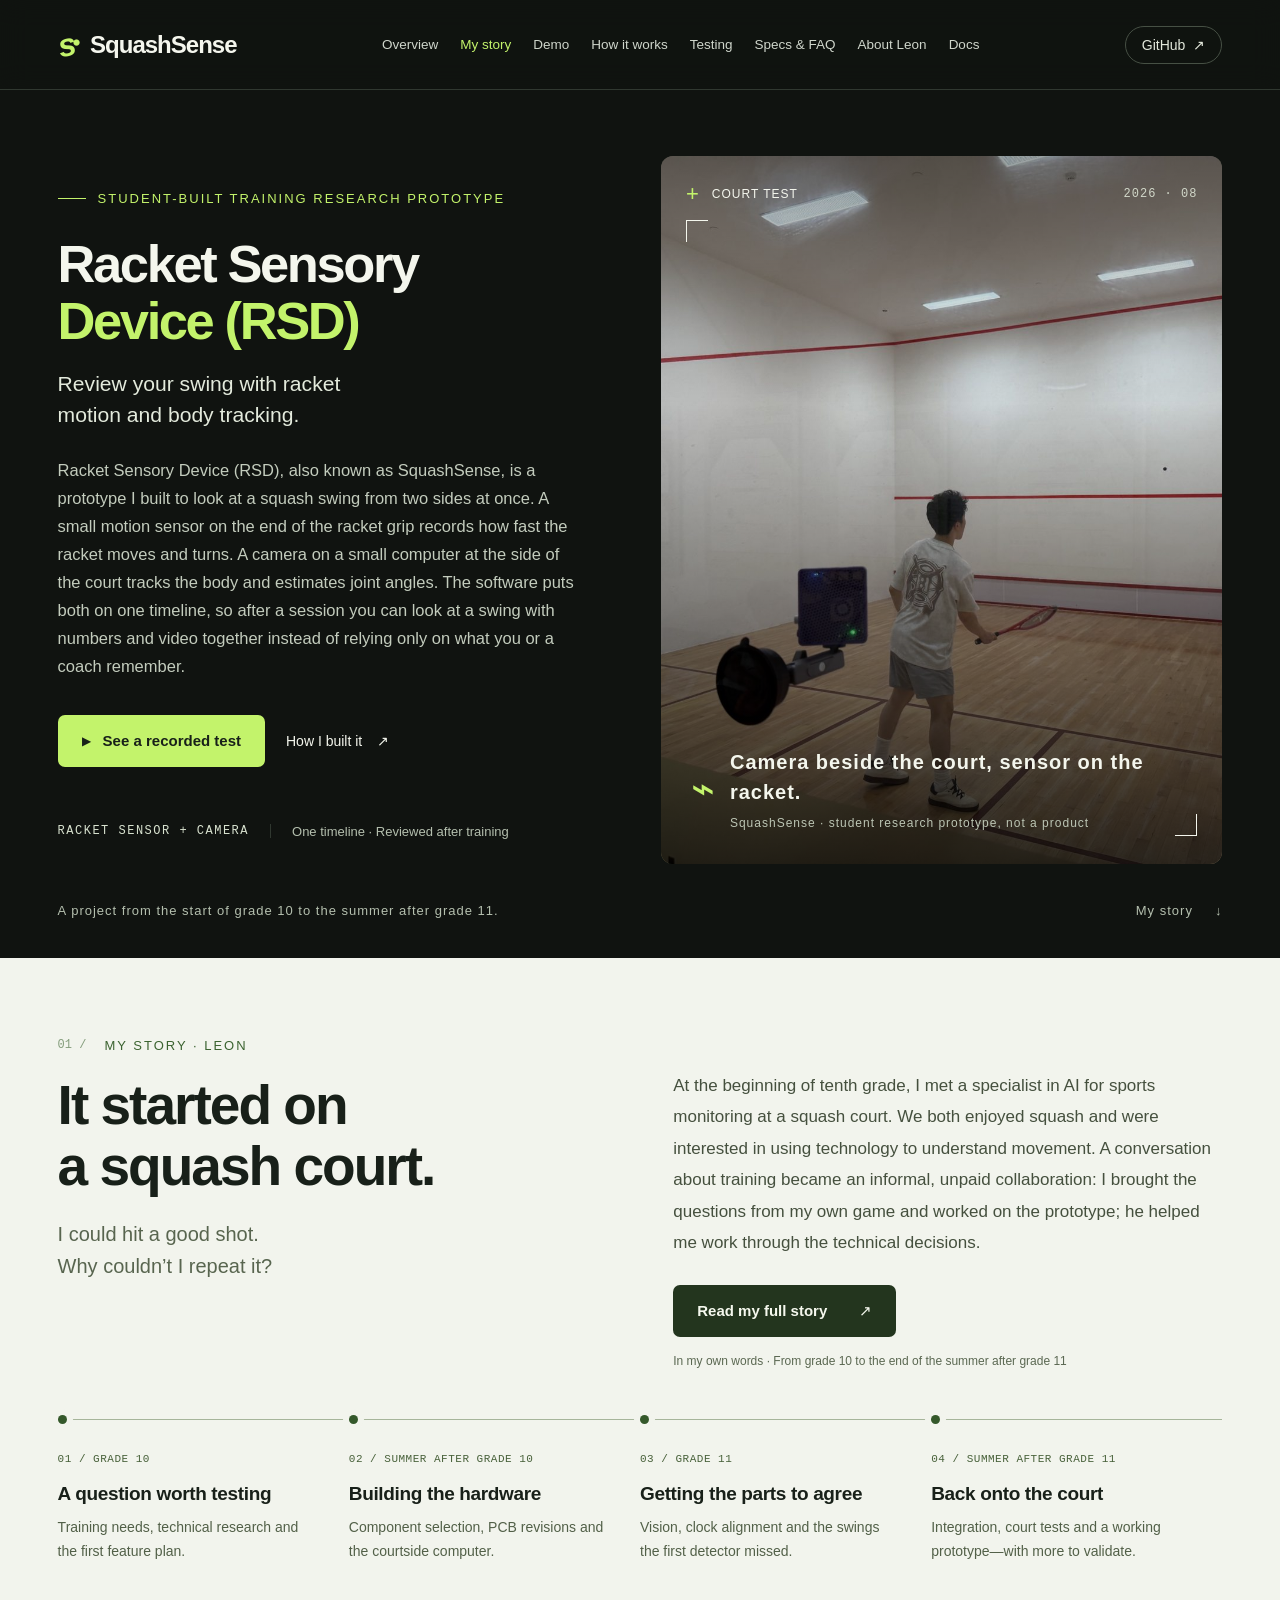
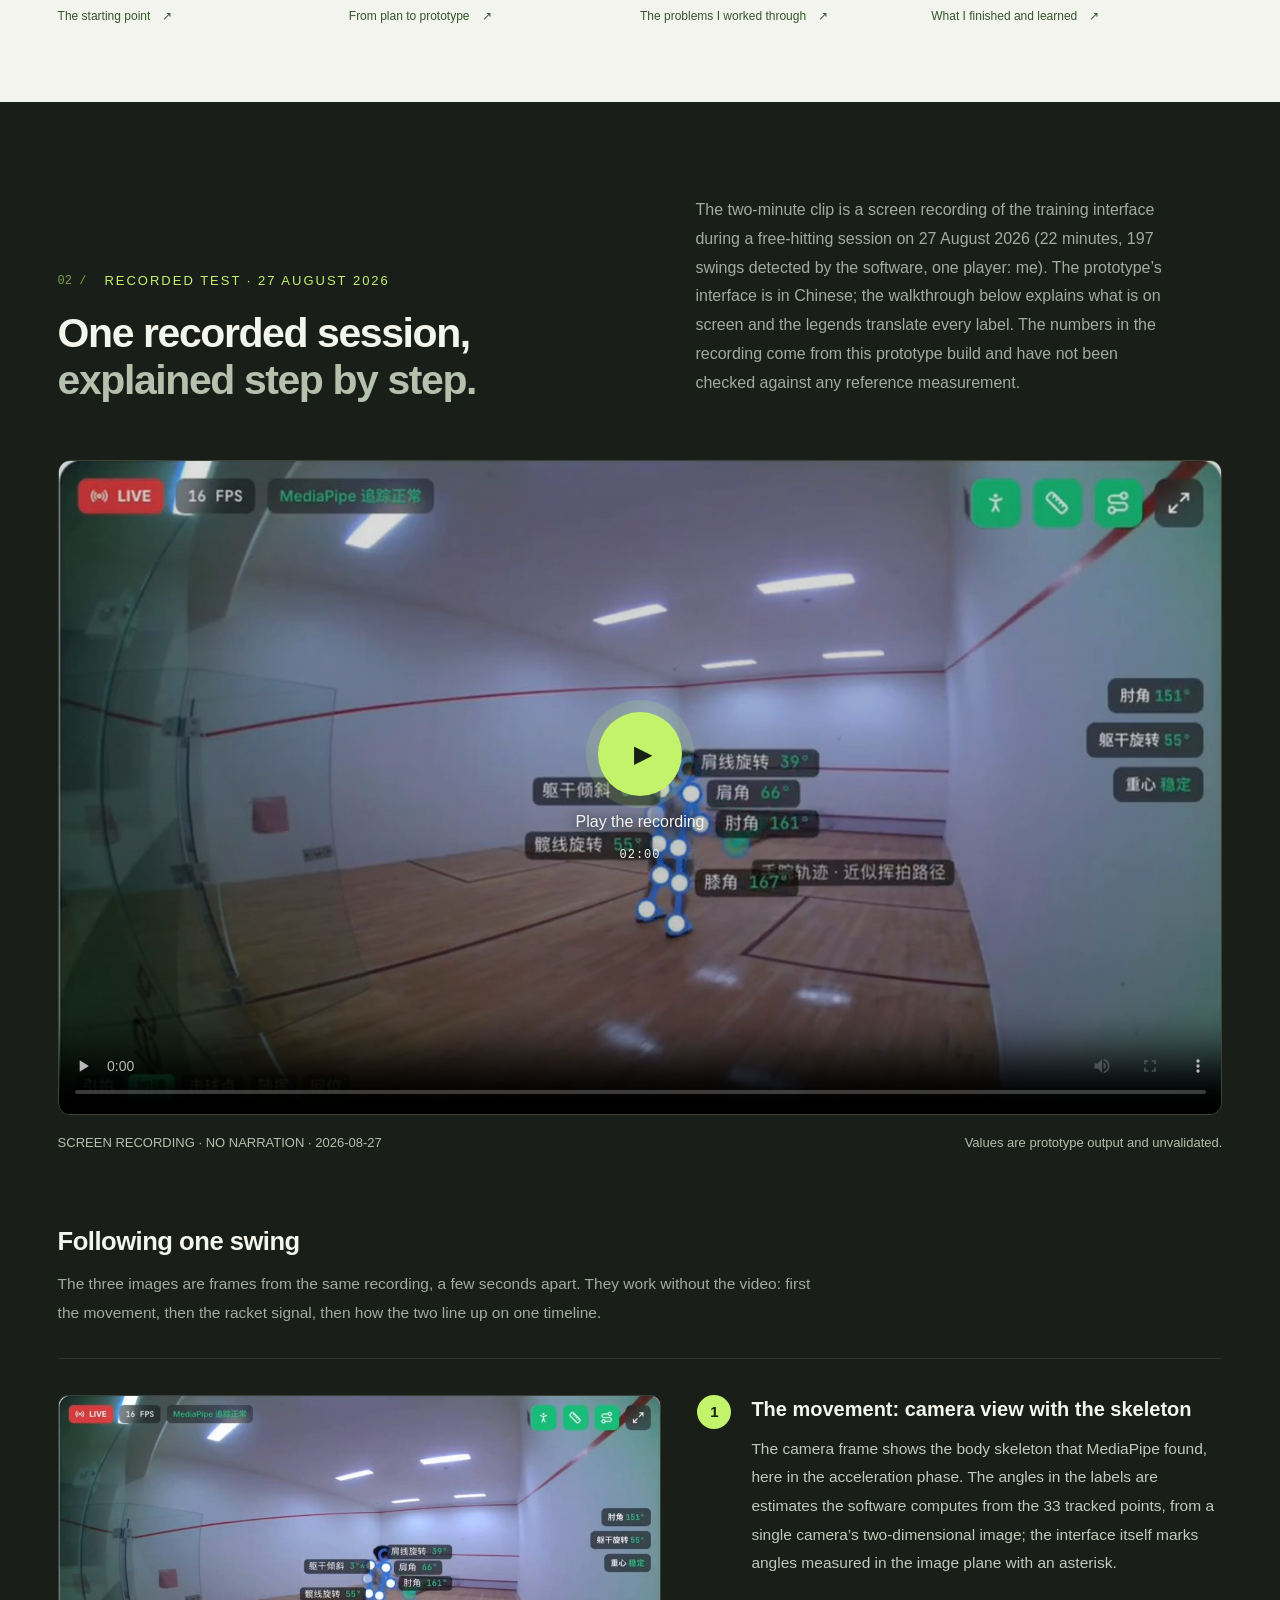
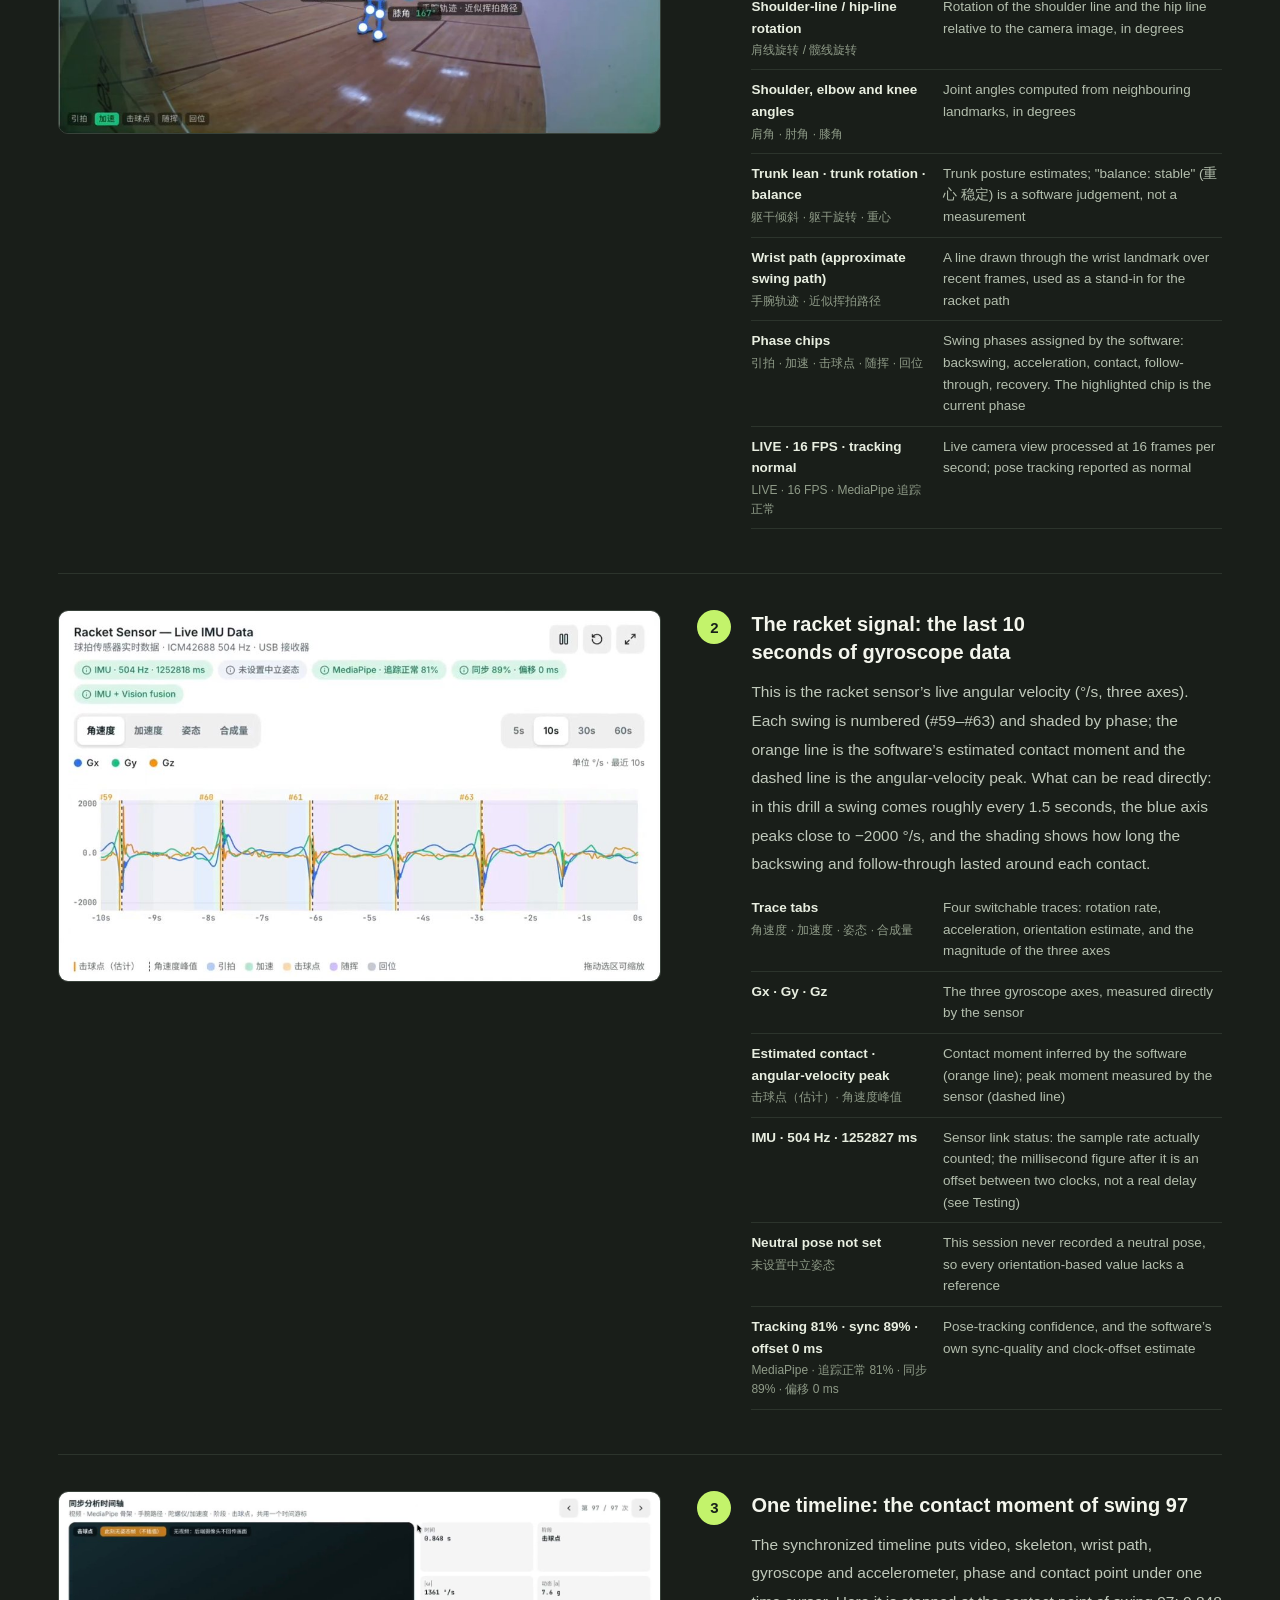
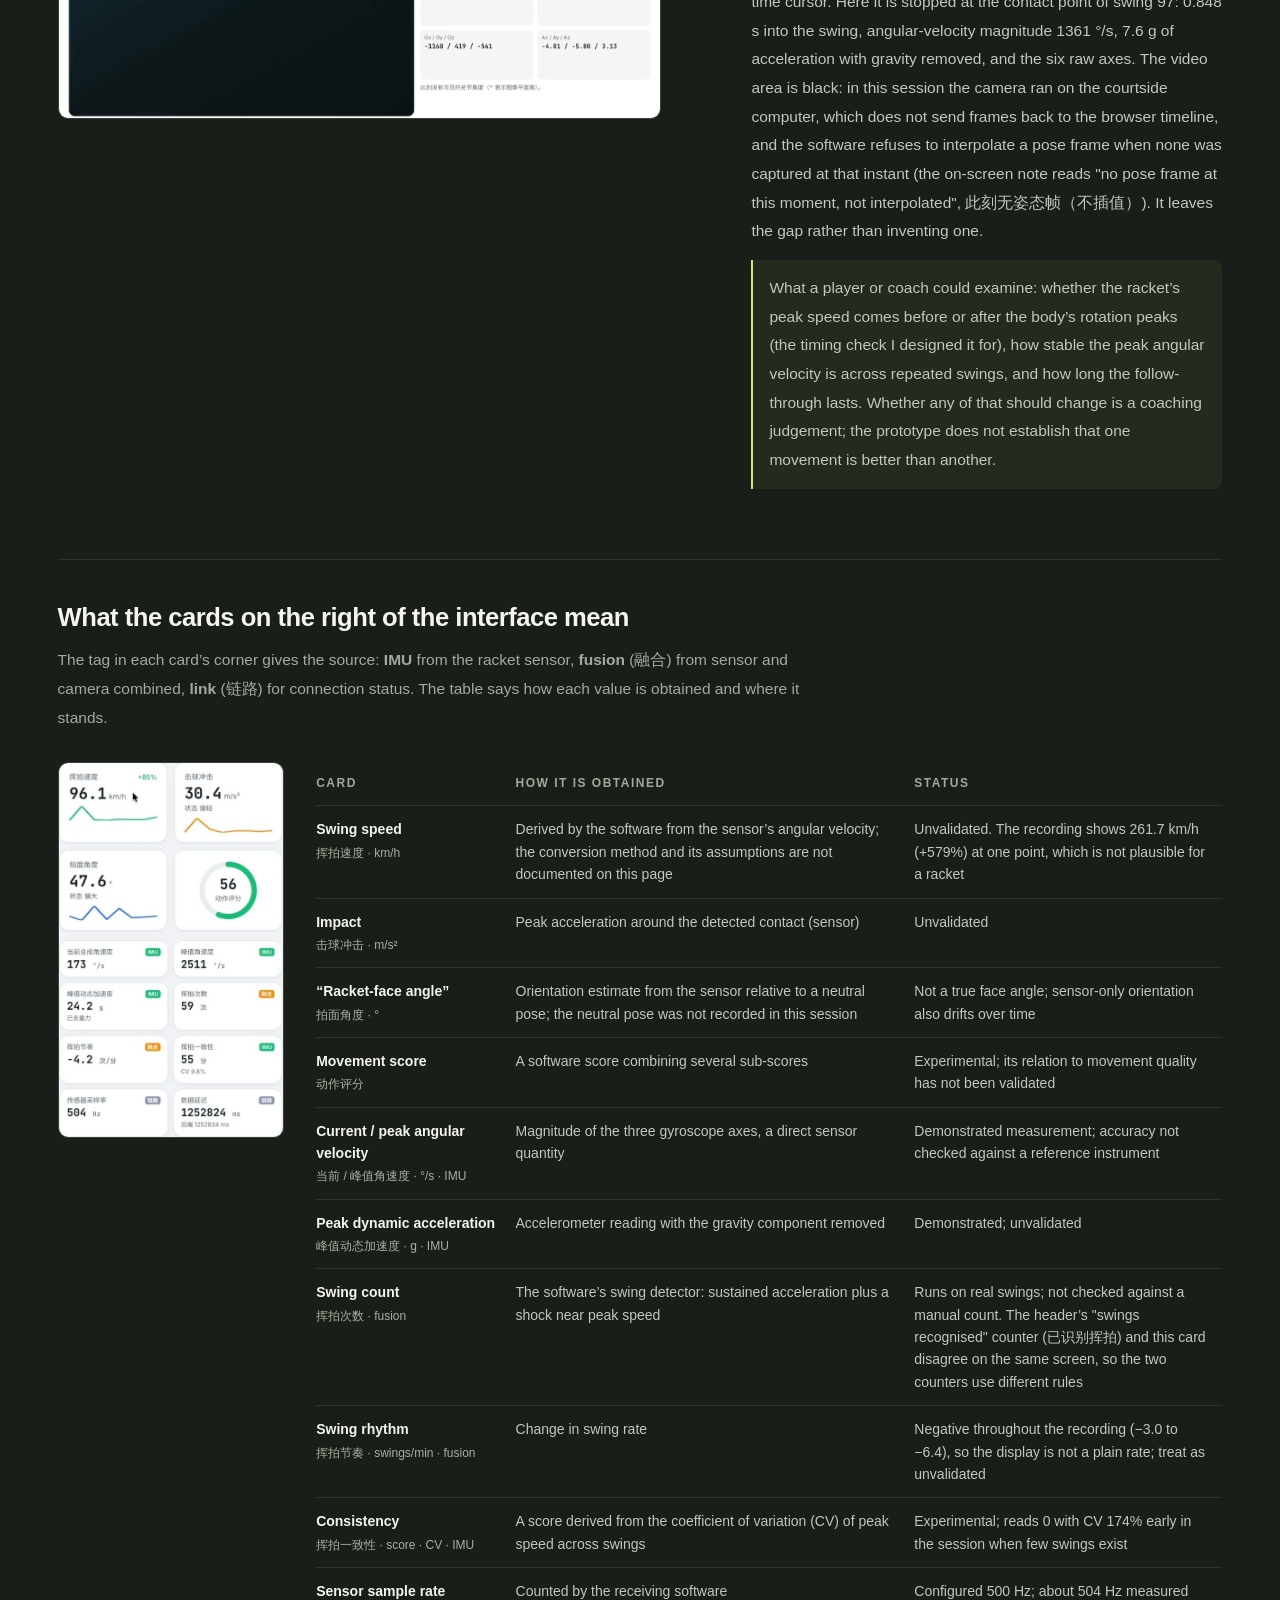
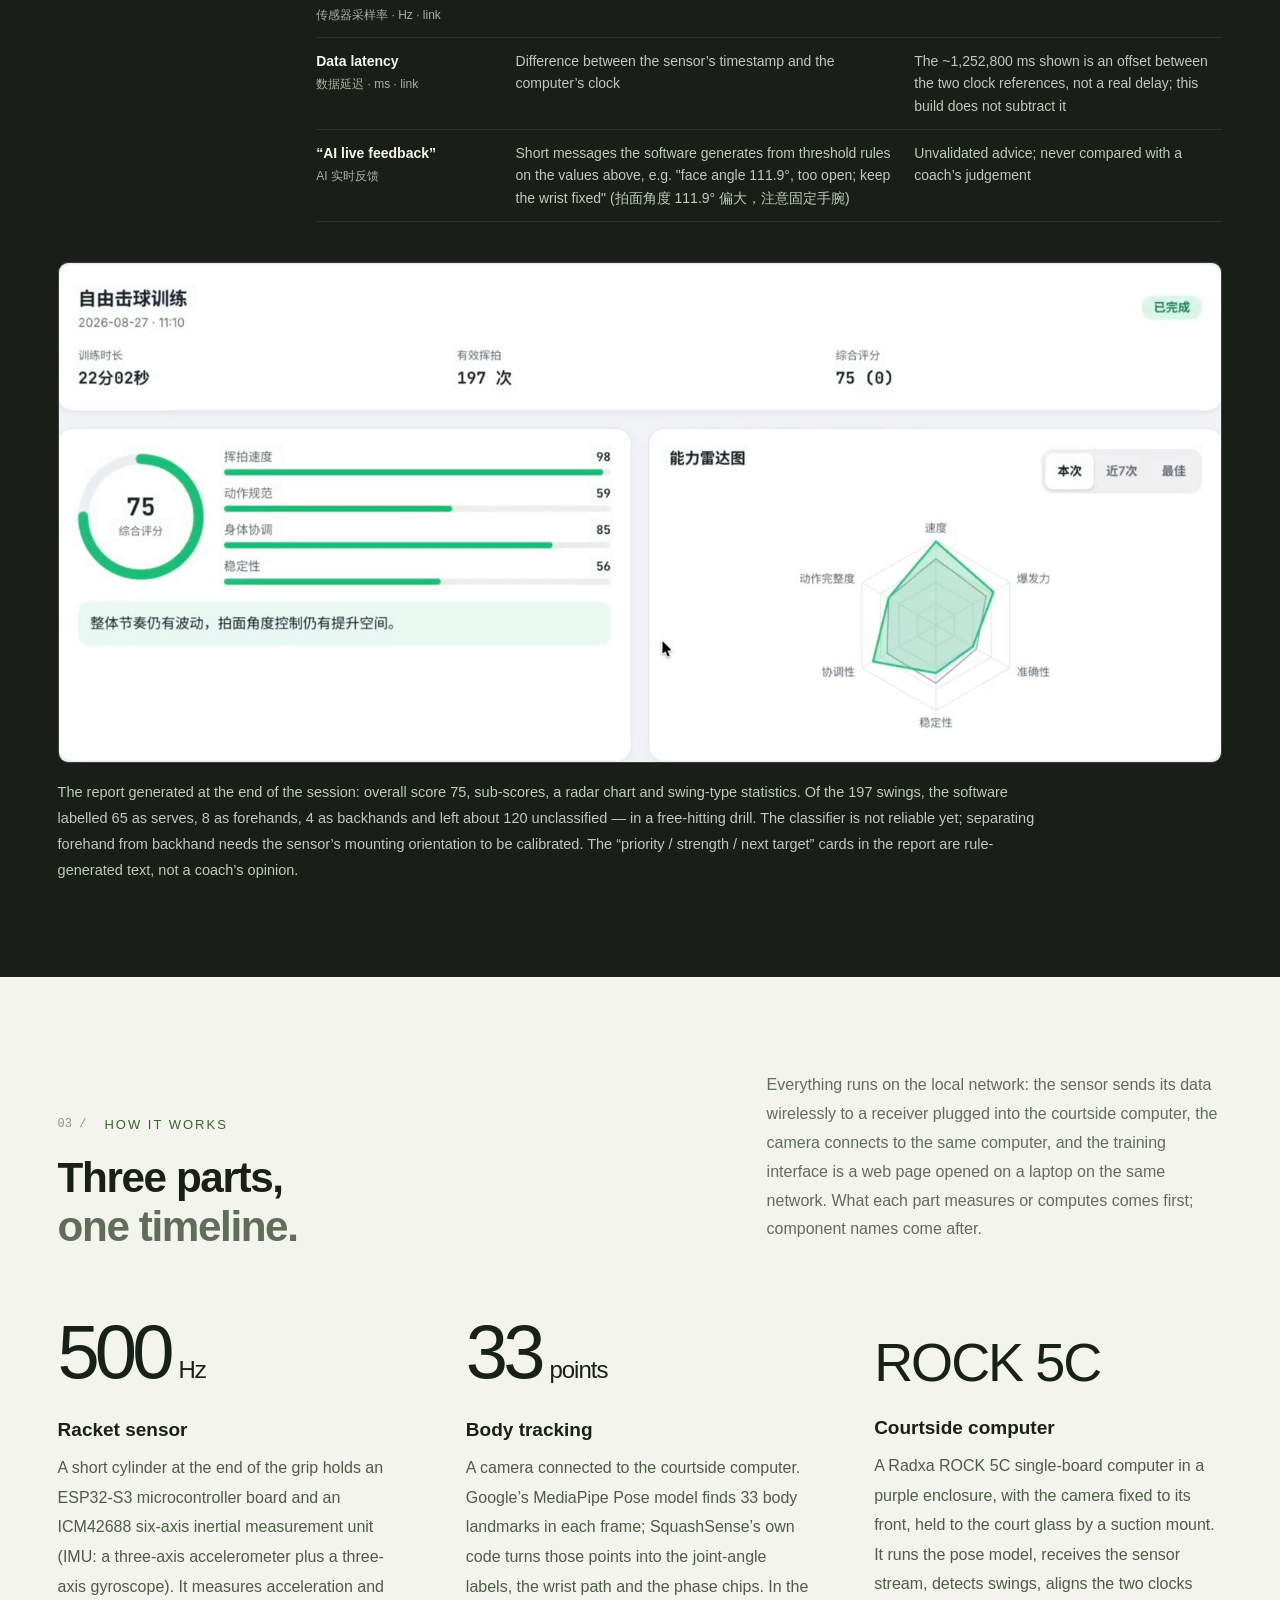
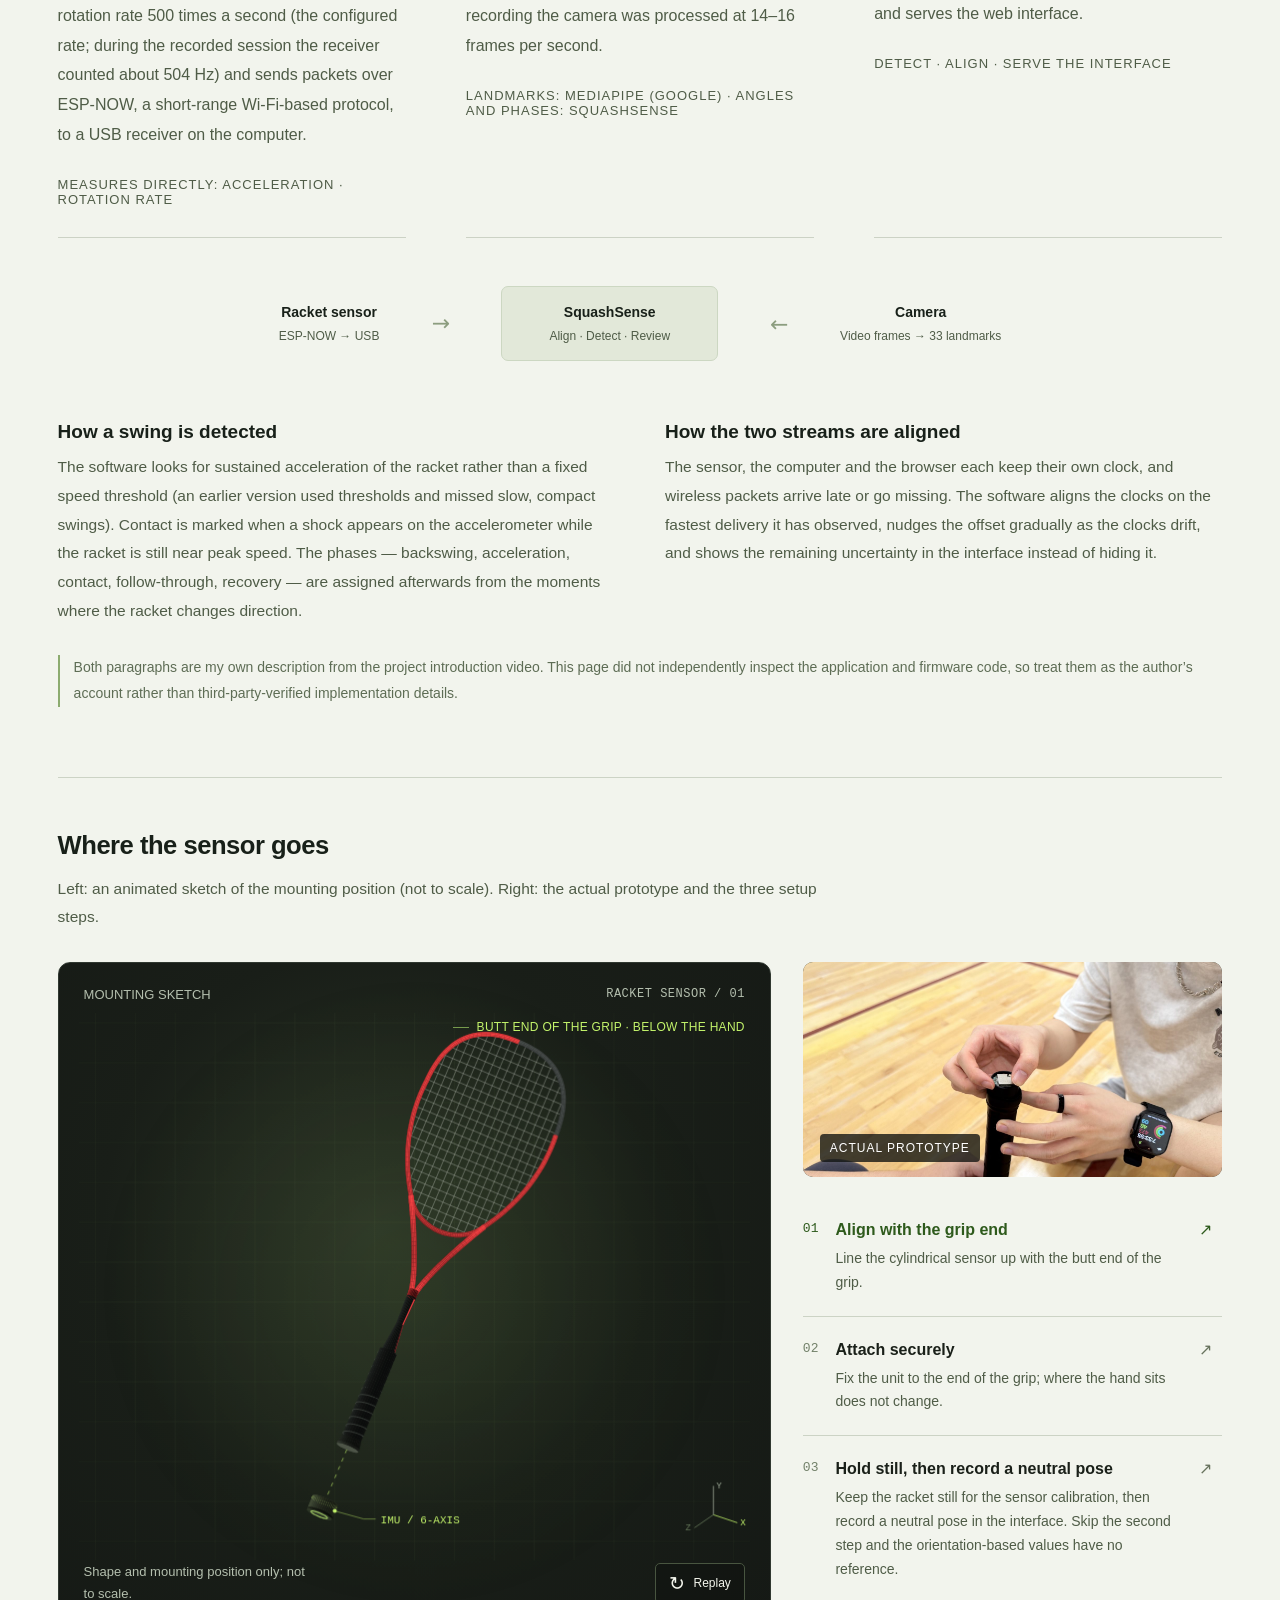
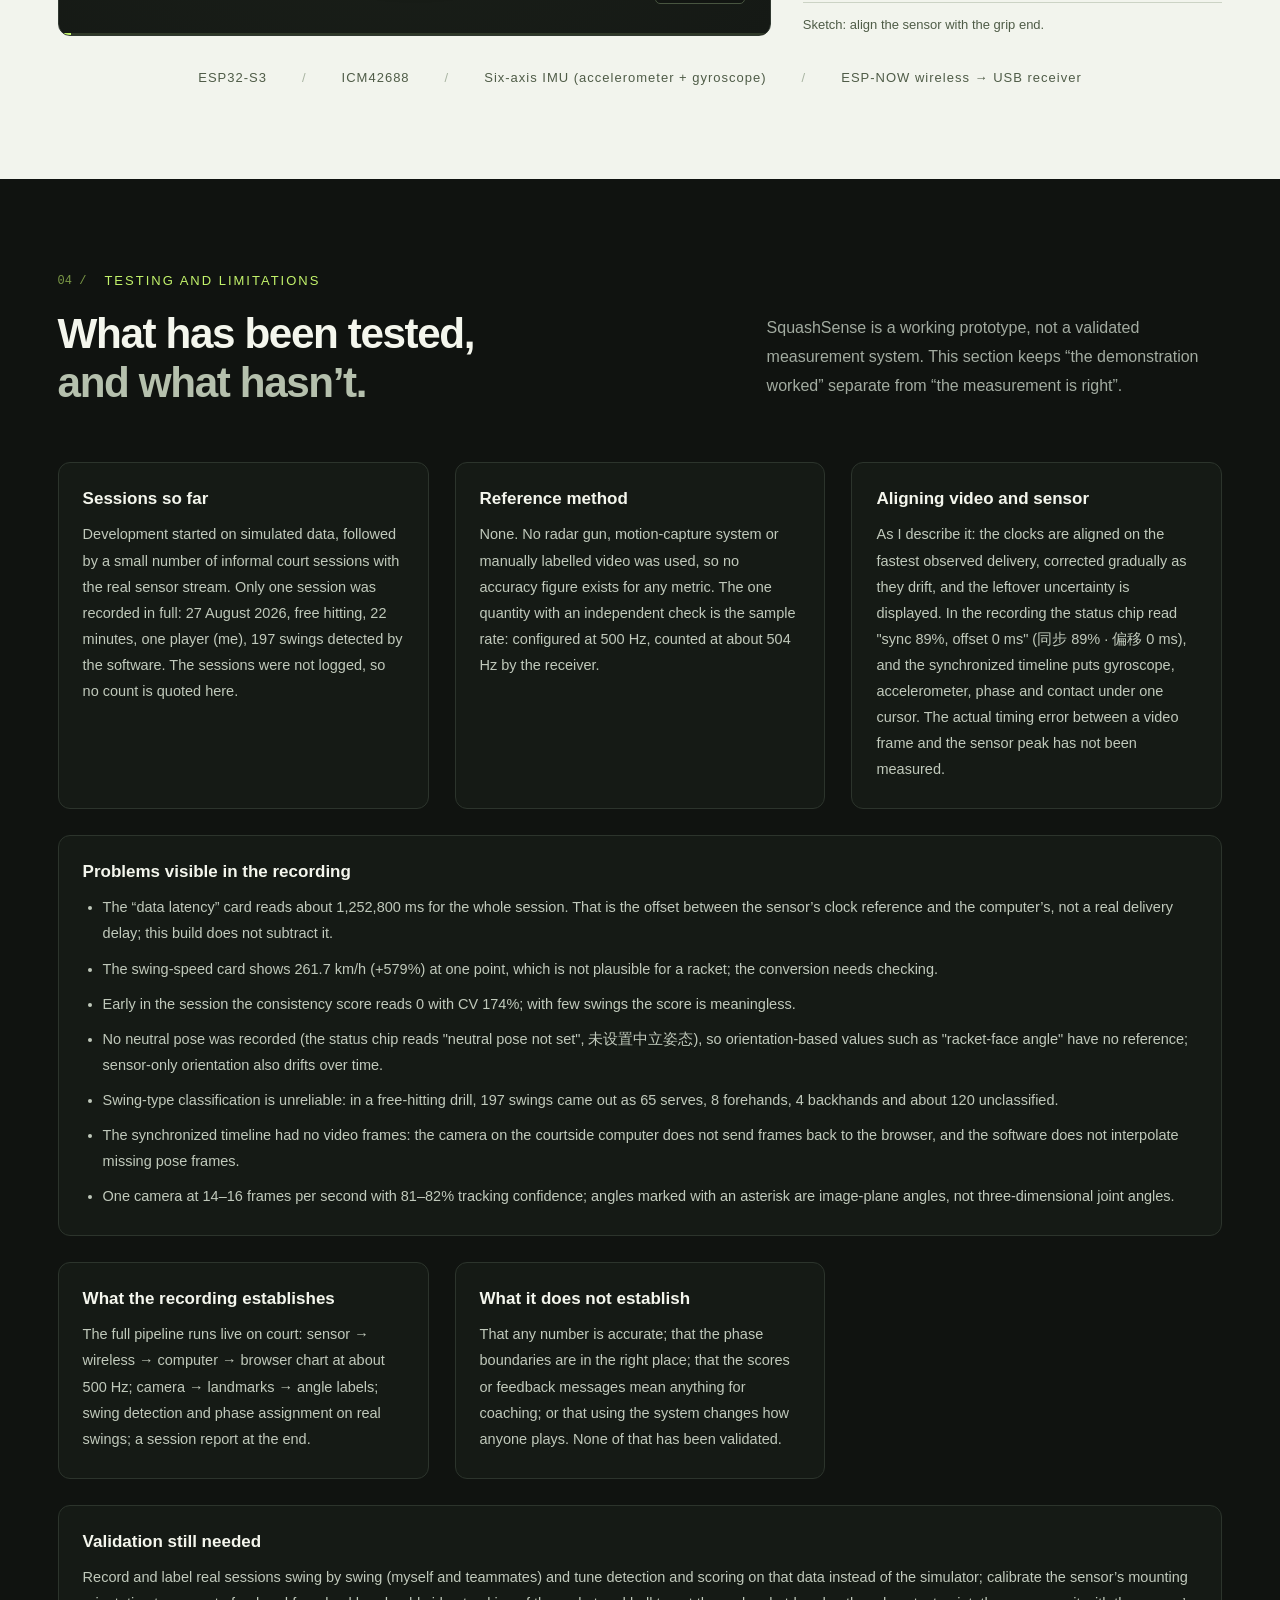
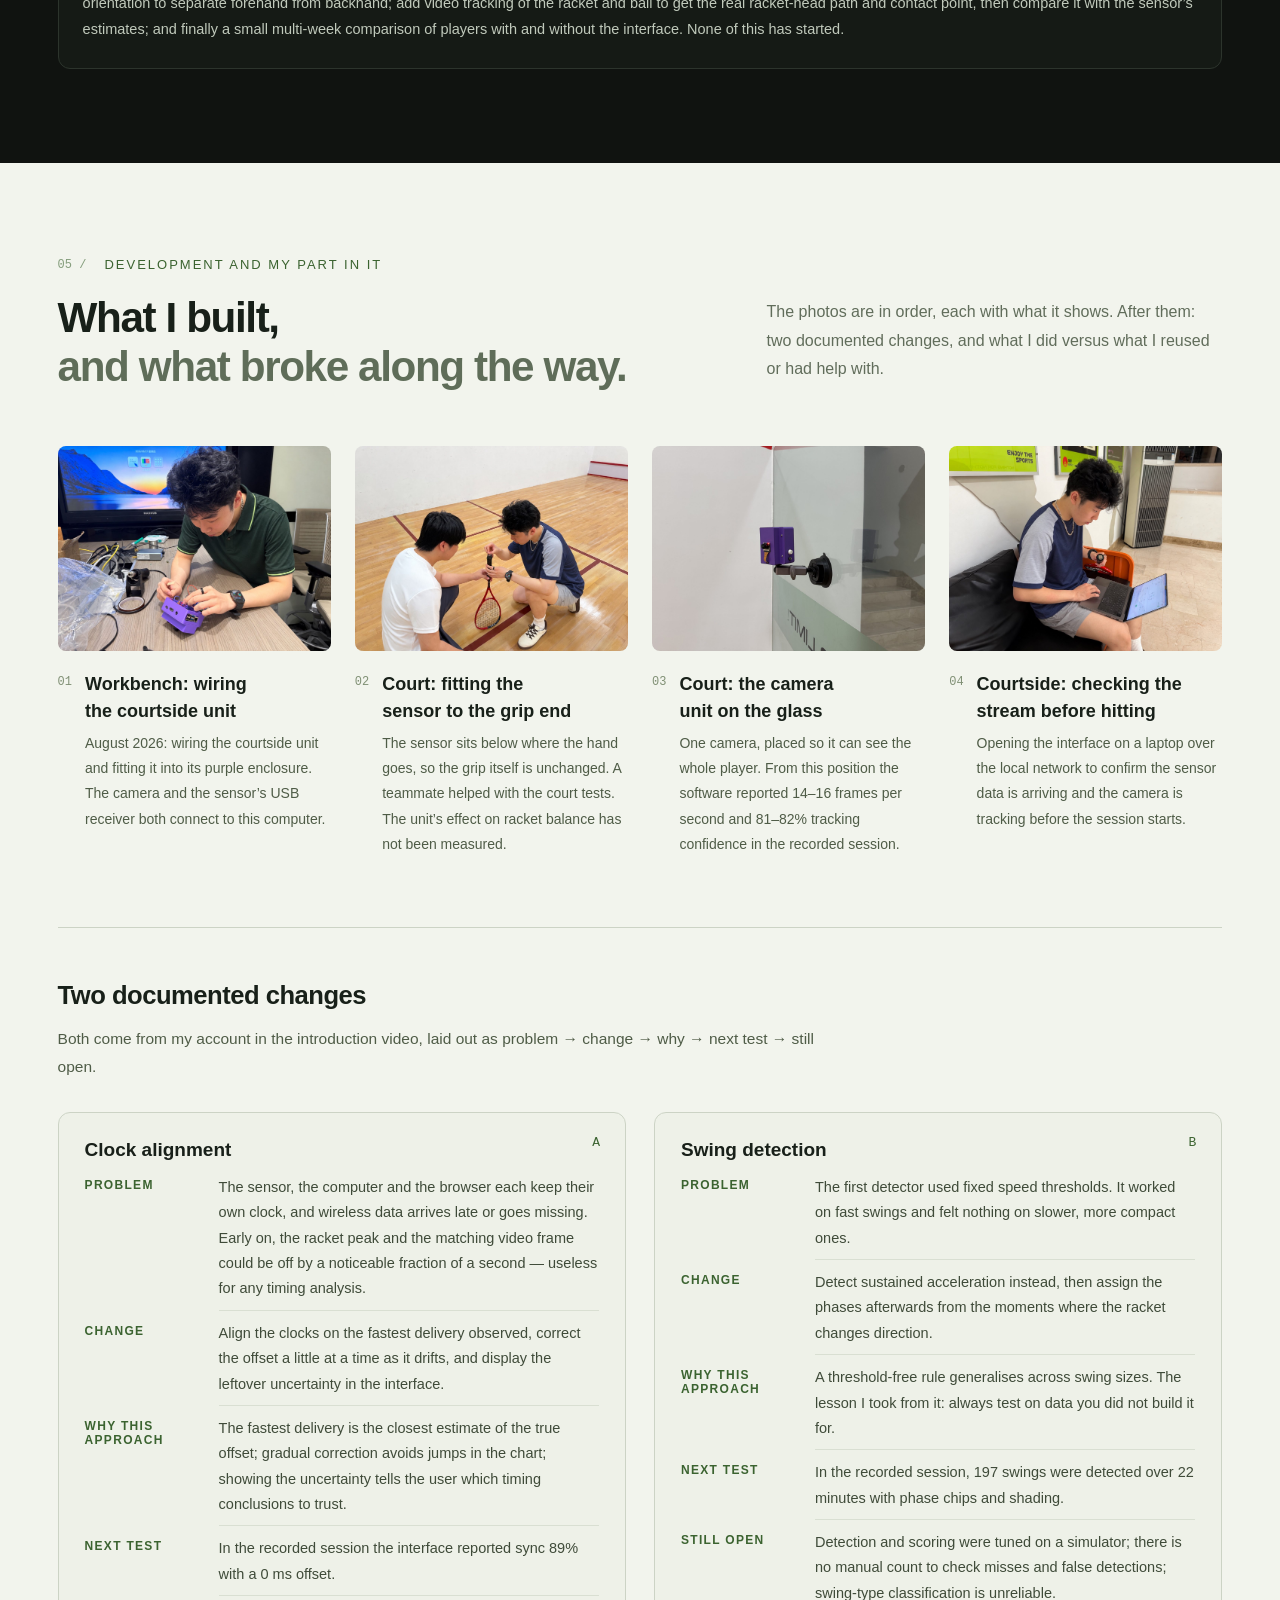
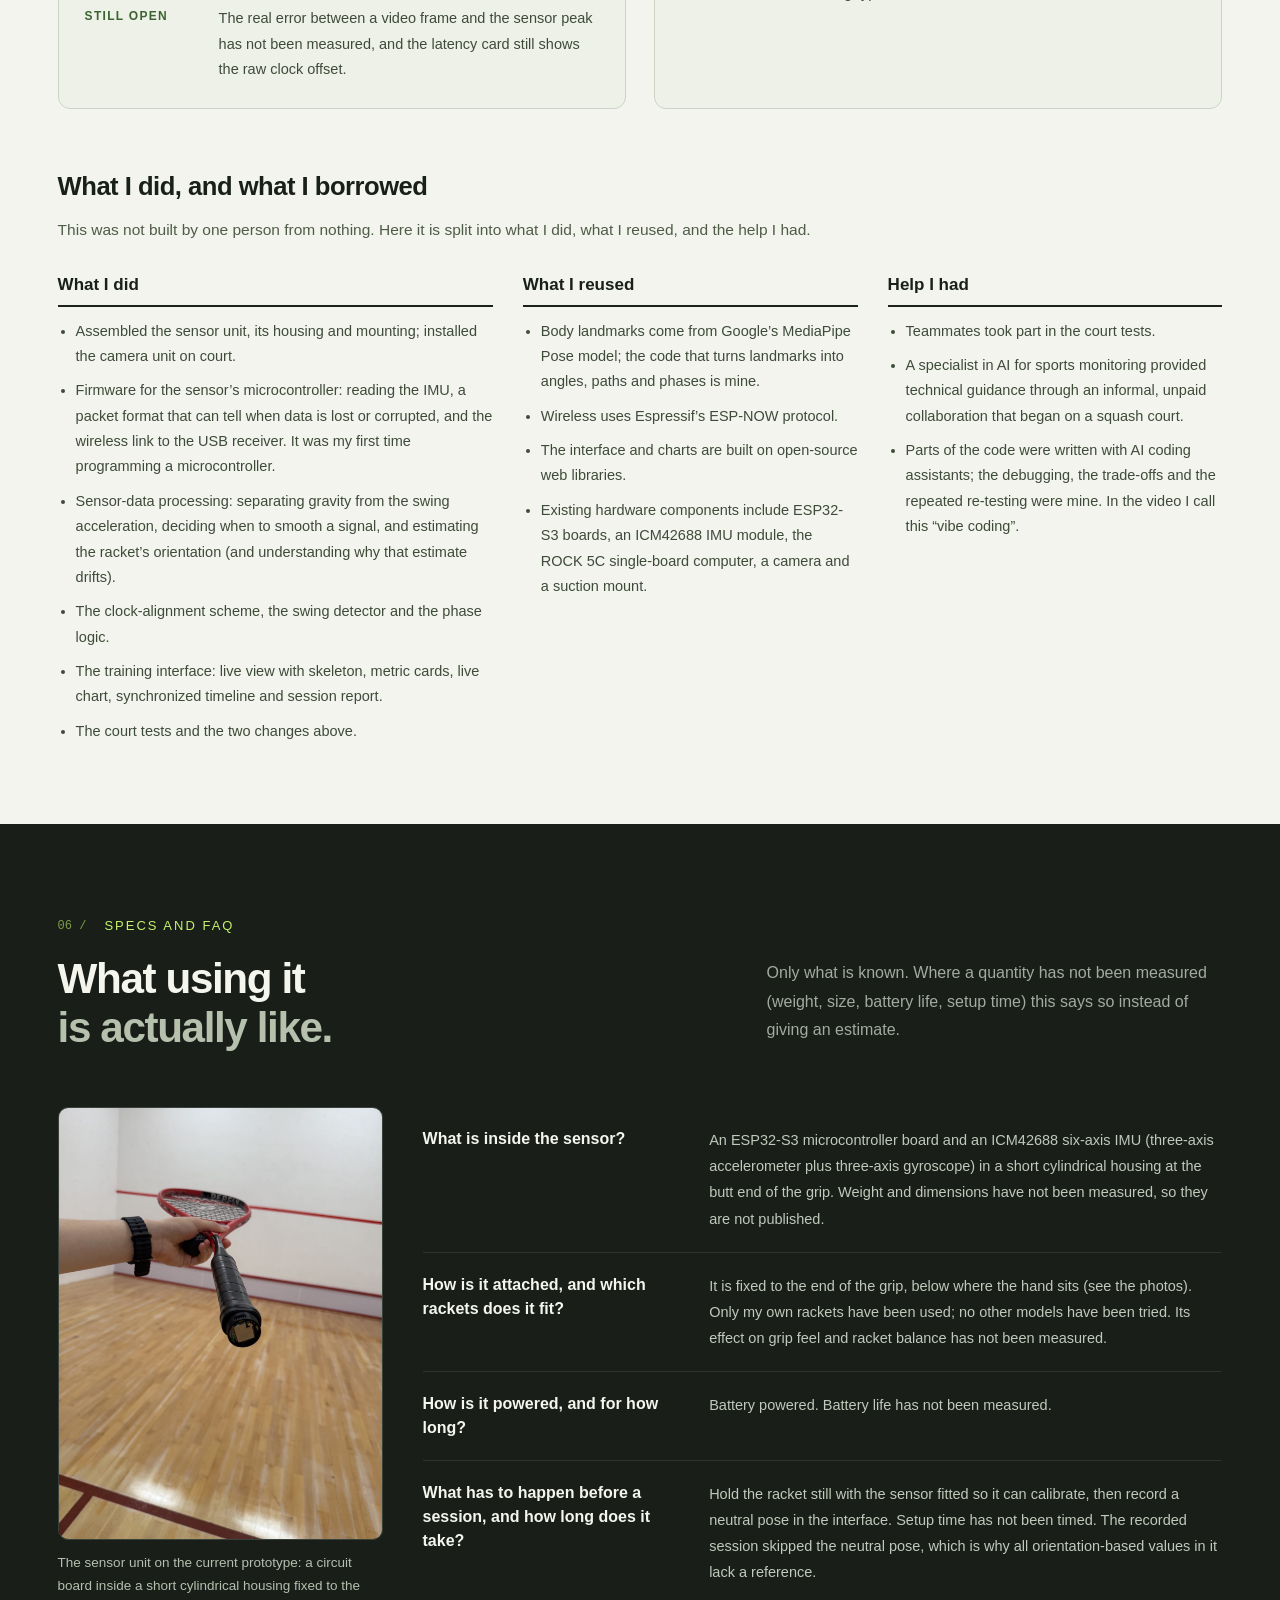
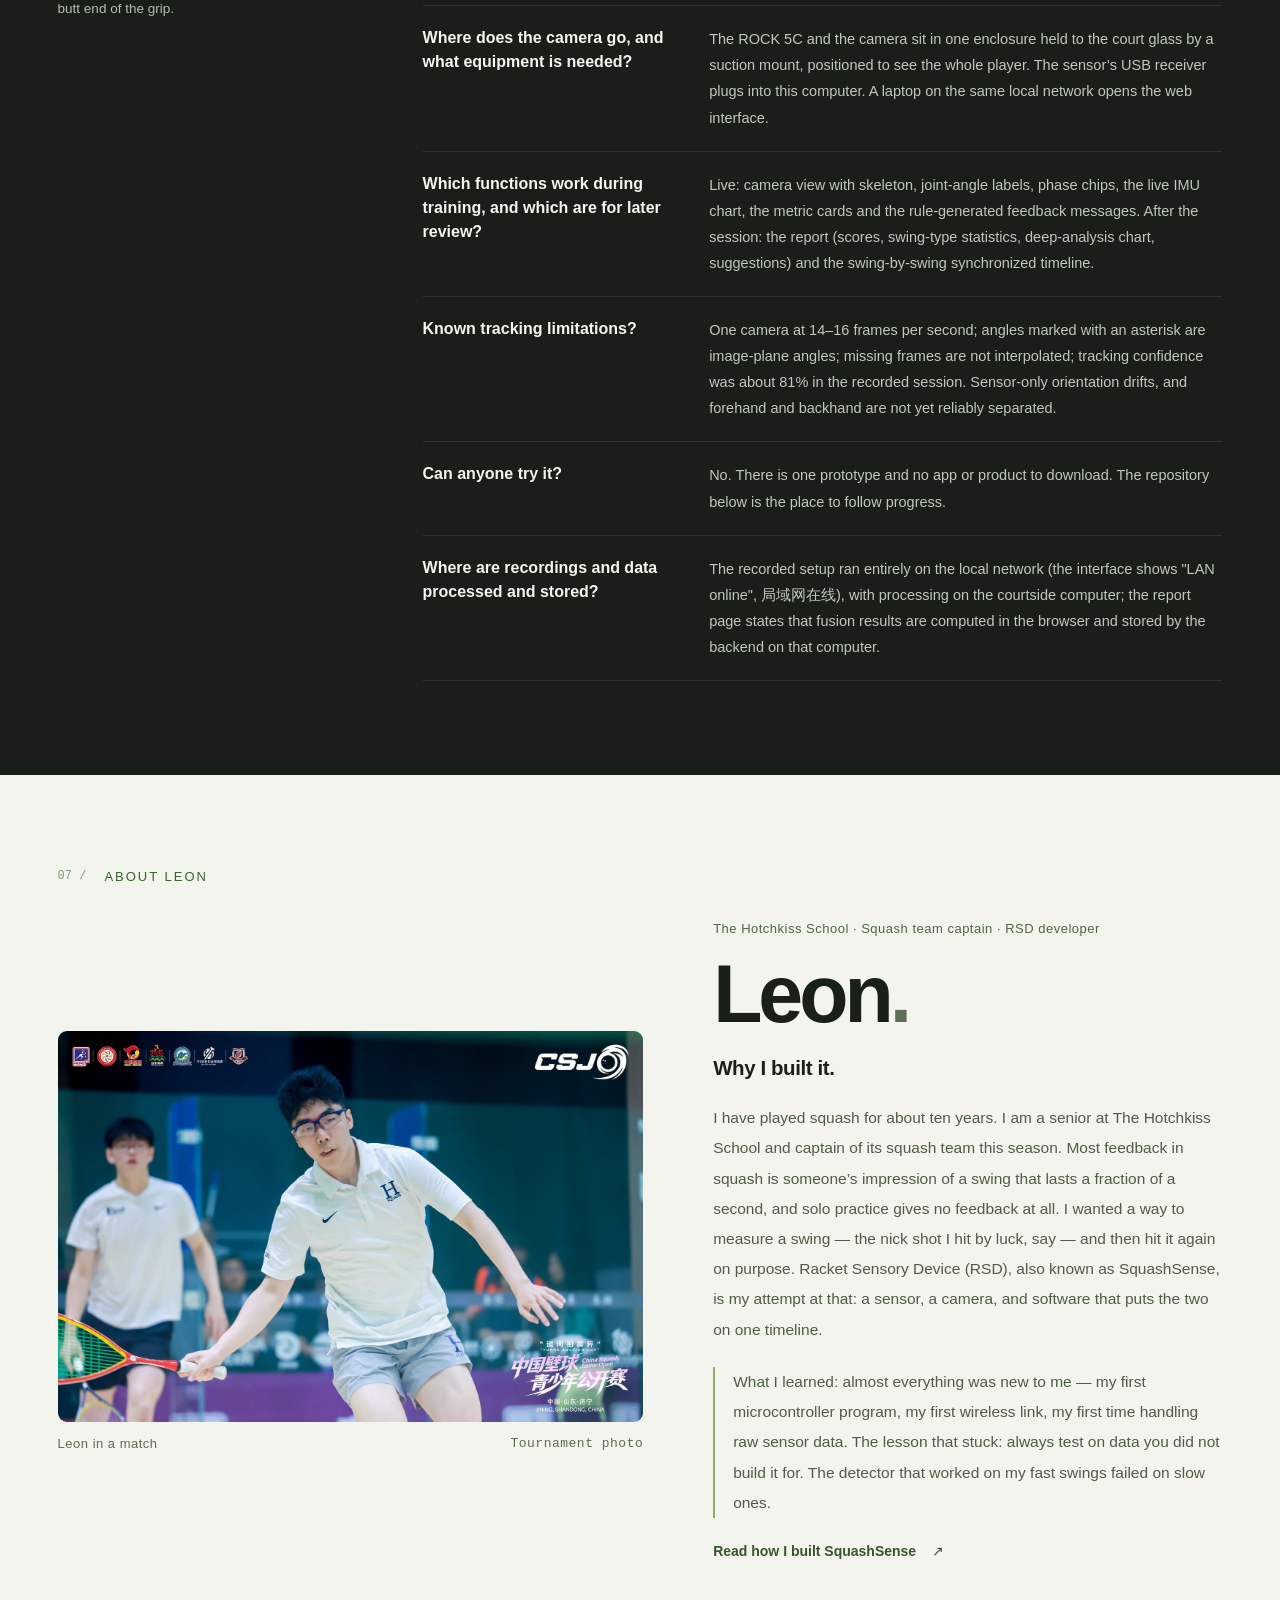
<file: index.html>
<!doctype html>
<html lang="en">
<head>
<meta charset="UTF-8">
<meta name="viewport" content="width=device-width,initial-scale=1">
<meta name="theme-color" content="#101310">
<meta name="description" content="Racket Sensory Device (RSD), also known as SquashSense, combines racket motion and camera-based body tracking on one timeline. Built by Leon, a student at The Hotchkiss School.">
<title>Racket Sensory Device (RSD) · SquashSense</title>
<link rel="canonical" href="https://leon-3647.github.io/squashsense/">
<meta property="og:type" content="website">
<meta property="og:site_name" content="SquashSense">
<meta property="og:title" content="Racket Sensory Device (RSD) · SquashSense">
<meta property="og:description" content="A squash training prototype by Leon, a student at The Hotchkiss School: a racket-mounted motion sensor and camera-based body tracking on one timeline. Explore the tests and development story.">
<meta property="og:url" content="https://leon-3647.github.io/squashsense/">
<meta property="og:image" content="https://leon-3647.github.io/squashsense/assets/hero.jpg">
<meta property="og:image:width" content="1600">
<meta property="og:image:height" content="1200">
<meta property="og:locale" content="en_US">
<meta name="twitter:card" content="summary_large_image">
<link rel="icon" type="image/svg+xml" href="data:image/svg+xml,%3Csvg xmlns='http://www.w3.org/2000/svg' viewBox='0 0 32 32'%3E%3Crect width='32' height='32' rx='9' fill='%23c3f36b'/%3E%3Cpath d='M23 9H13a4 4 0 0 0 0 8h6a3 3 0 0 1 0 6H9' stroke='%23101310' stroke-width='4' fill='none'/%3E%3C/svg%3E">
<link rel="stylesheet" href="styles/main.css?v=20261104-rsd">
<link rel="stylesheet" href="styles/story.css?v=20261104-rsd">
<script type="module" src="js/main.js?v=20261011-en"></script>
</head>
<body>
<a class="skip-link" href="#overview">Skip to content</a>
<header class="site-header">
  <a class="brand" href="#" aria-label="SquashSense"><span class="brand-icon">s<span>•</span></span>SquashSense</a>
  <button class="menu-toggle" id="menu-toggle" type="button" aria-expanded="false" aria-controls="site-nav" aria-label="Open menu"><span></span><span></span><span></span></button>
  <nav id="site-nav" aria-label="Main navigation">
    <a href="#overview">Overview</a>
    <a class="nav-story" href="#story">My story</a>
    <a href="#demo">Demo</a>
    <a href="#how">How it works</a>
    <a href="#testing">Testing</a>
    <a href="#specs">Specs &amp; FAQ</a>
    <a href="#author">About Leon</a>
    <a href="#docs">Docs</a>
  </nav>
  <a class="header-link" href="https://github.com/leon-3647/squashsense" rel="noopener">GitHub <span aria-hidden="true">↗</span></a>
</header>
<main>

<!-- 1. Overview -->
<section class="hero" id="overview">
  <div class="hero-copy">
    <div class="eyebrow"><span class="eyebrow-line"></span><span>STUDENT-BUILT TRAINING RESEARCH PROTOTYPE</span></div>
    <h1>Racket Sensory<br><span>Device (RSD)</span></h1>
    <p class="hero-purpose">Review your swing with racket motion and body tracking.</p>
    <p class="hero-description">Racket Sensory Device (RSD), also known as SquashSense, is a prototype I built to look at a squash swing from two sides at once. A small motion sensor on the end of the racket grip records how fast the racket moves and turns. A camera on a small computer at the side of the court tracks the body and estimates joint angles. The software puts both on one timeline, so after a session you can look at a swing with numbers and video together instead of relying only on what you or a coach remember.</p>
    <div class="hero-actions">
      <a class="button button-lime" href="#demo"><span class="play-small">▶</span><span>See a recorded test</span></a>
      <a class="text-link" href="#story"><span>How I built it</span><span>↗</span></a>
    </div>
    <div class="hero-tech"><span>RACKET SENSOR + CAMERA</span><span>One timeline · Reviewed after training</span></div>
  </div>
  <div class="hero-visual">
    <img src="assets/hero.jpg" alt="Inside a squash court: the camera unit stands at the side wall while a player swings" fetchpriority="high" width="1600" height="1200">
    <div class="visual-shade"></div>
    <div class="visual-topline"><span class="small-cross">+</span><span>COURT TEST</span><span class="visual-number">2026 · 08</span></div>
    <div class="hero-caption"><span class="caption-symbol">⌁</span><div><span class="caption-title">Camera beside the court, sensor on the racket.</span><span class="caption-sub">SquashSense · student research prototype, not a product</span></div></div>
    <div class="image-corner corner-tl"></div><div class="image-corner corner-br"></div>
  </div>
  <div class="hero-bottom"><span>A project from the start of grade 10 to the summer after grade 11.</span><a href="#story"><span>My story</span><span>↓</span></a></div>
</section>

<section class="journey-feature section-light" id="story" aria-labelledby="journey-title">
  <div class="journey-feature-inner">
    <div class="journey-feature-heading">
      <div>
        <div class="eyebrow"><span class="section-index">01 /</span><span>MY STORY · LEON</span></div>
        <h2 id="journey-title">It started on<br>a squash court.</h2>
        <p class="journey-question">I could hit a good shot.<br>Why couldn’t I repeat it?</p>
      </div>
      <div class="journey-feature-copy">
        <p>At the beginning of tenth grade, I met a specialist in AI for sports monitoring at a squash court. We both enjoyed squash and were interested in using technology to understand movement. A conversation about training became an informal, unpaid collaboration: I brought the questions from my own game and worked on the prototype; he helped me work through the technical decisions.</p>
        <a class="button journey-read" href="story.html"><span>Read my full story</span><span aria-hidden="true">↗</span></a>
        <span class="journey-reading-note">In my own words · From grade 10 to the end of the summer after grade 11</span>
      </div>
    </div>
    <ol class="journey-timeline" aria-label="Project development timeline">
      <li><a href="story.html#grade-10"><span class="journey-stage">01 / GRADE 10</span><h3>A question worth testing</h3><p>Training needs, technical research and the first feature plan.</p><span class="journey-stage-link">The starting point <span aria-hidden="true">↗</span></span></a></li>
      <li><a href="story.html#summer-10"><span class="journey-stage">02 / SUMMER AFTER GRADE 10</span><h3>Building the hardware</h3><p>Component selection, PCB revisions and the courtside computer.</p><span class="journey-stage-link">From plan to prototype <span aria-hidden="true">↗</span></span></a></li>
      <li><a href="story.html#grade-11"><span class="journey-stage">03 / GRADE 11</span><h3>Getting the parts to agree</h3><p>Vision, clock alignment and the swings the first detector missed.</p><span class="journey-stage-link">The problems I worked through <span aria-hidden="true">↗</span></span></a></li>
      <li><a href="story.html#summer-11"><span class="journey-stage">04 / SUMMER AFTER GRADE 11</span><h3>Back onto the court</h3><p>Integration, court tests and a working prototype—with more to validate.</p><span class="journey-stage-link">What I finished and learned <span aria-hidden="true">↗</span></span></a></li>
    </ol>
  </div>
</section>

<!-- 2. Demonstration -->
<section class="demo-section" id="demo">
  <div class="section-heading">
    <div><div class="eyebrow"><span class="section-index">02 /</span><span>RECORDED TEST · 27 AUGUST 2026</span></div><h2>One recorded session, <span>explained step by step.</span></h2></div>
    <p>The two-minute clip is a screen recording of the training interface during a free-hitting session on 27 August 2026 (22 minutes, 197 swings detected by the software, one player: me). The prototype’s interface is in Chinese; the walkthrough below explains what is on screen and the legends translate every label. The numbers in the recording come from this prototype build and have not been checked against any reference measurement.</p>
  </div>
  <div class="video-shell" data-video-shell>
    <video id="training-video" controls playsinline preload="none" poster="assets/video-poster.jpg?v=20261011-en" aria-label="Screen recording of the SquashSense training interface, 27 August 2026" width="1920" height="1080">
      <source src="assets/training-demo.mp4?v=20261004-video16x9" type="video/mp4">
      <span>Your browser does not support video playback.</span>
    </video>
    <div class="video-overlay" data-overlay>
      <button class="video-play" id="play-demo" type="button" aria-label="Play the screen recording"><span class="big-play" aria-hidden="true">▶</span><span>Play the recording</span><small>02:00</small></button>
      <span class="video-status" data-status aria-live="polite"></span>
    </div>
  </div>
  <div class="video-meta"><span>SCREEN RECORDING · NO NARRATION · 2026-08-27</span><span>Values are prototype output and unvalidated.</span></div>
  <p id="video-error" class="media-error" role="status" hidden>The video could not be played. Check your connection and try again.</p>

  <div class="walkthrough">
    <div class="walkthrough-heading"><h3>Following one swing</h3><p>The three images are frames from the same recording, a few seconds apart. They work without the video: first the movement, then the racket signal, then how the two line up on one timeline.</p></div>

    <figure class="walk-step">
      <div class="walk-media"><img src="assets/demo/live-camera.jpg" alt="Camera view in the training interface: a MediaPipe skeleton is drawn over the player with joint-angle labels; the phase chip at the bottom reads “acceleration”" loading="lazy" width="1004" height="563"></div>
      <figcaption>
        <span class="walk-index">1</span>
        <div>
          <h4>The movement: camera view with the skeleton</h4>
          <p>The camera frame shows the body skeleton that MediaPipe found, here in the acceleration phase. The angles in the labels are estimates the software computes from the 33 tracked points, from a single camera’s two-dimensional image; the interface itself marks angles measured in the image plane with an asterisk.</p>
          <dl class="legend">
            <div><dt>Shoulder-line / hip-line rotation <small>肩线旋转 / 髋线旋转</small></dt><dd>Rotation of the shoulder line and the hip line relative to the camera image, in degrees</dd></div>
            <div><dt>Shoulder, elbow and knee angles <small>肩角 · 肘角 · 膝角</small></dt><dd>Joint angles computed from neighbouring landmarks, in degrees</dd></div>
            <div><dt>Trunk lean · trunk rotation · balance <small>躯干倾斜 · 躯干旋转 · 重心</small></dt><dd>Trunk posture estimates; "balance: stable" (重心 稳定) is a software judgement, not a measurement</dd></div>
            <div><dt>Wrist path (approximate swing path) <small>手腕轨迹 · 近似挥拍路径</small></dt><dd>A line drawn through the wrist landmark over recent frames, used as a stand-in for the racket path</dd></div>
            <div><dt>Phase chips <small>引拍 · 加速 · 击球点 · 随挥 · 回位</small></dt><dd>Swing phases assigned by the software: backswing, acceleration, contact, follow-through, recovery. The highlighted chip is the current phase</dd></div>
            <div><dt>LIVE · 16 FPS · tracking normal <small>LIVE · 16 FPS · MediaPipe 追踪正常</small></dt><dd>Live camera view processed at 16 frames per second; pose tracking reported as normal</dd></div>
          </dl>
        </div>
      </figcaption>
    </figure>

    <figure class="walk-step">
      <div class="walk-media"><img src="assets/demo/imu-chart.jpg" alt="“Racket Sensor — Live IMU Data” card: three-axis angular velocity over the last 10 seconds, swings #59 to #63 shaded by phase, orange vertical lines at the estimated contact moments" loading="lazy" width="1002" height="615"></div>
      <figcaption>
        <span class="walk-index">2</span>
        <div>
          <h4>The racket signal: the last 10 seconds of gyroscope data</h4>
          <p>This is the racket sensor’s live angular velocity (°/s, three axes). Each swing is numbered (#59–#63) and shaded by phase; the orange line is the software’s estimated contact moment and the dashed line is the angular-velocity peak. What can be read directly: in this drill a swing comes roughly every 1.5 seconds, the blue axis peaks close to −2000 °/s, and the shading shows how long the backswing and follow-through lasted around each contact.</p>
          <dl class="legend">
            <div><dt>Trace tabs <small>角速度 · 加速度 · 姿态 · 合成量</small></dt><dd>Four switchable traces: rotation rate, acceleration, orientation estimate, and the magnitude of the three axes</dd></div>
            <div><dt>Gx · Gy · Gz</dt><dd>The three gyroscope axes, measured directly by the sensor</dd></div>
            <div><dt>Estimated contact · angular-velocity peak <small>击球点（估计）· 角速度峰值</small></dt><dd>Contact moment inferred by the software (orange line); peak moment measured by the sensor (dashed line)</dd></div>
            <div><dt>IMU · 504 Hz · 1252827 ms</dt><dd>Sensor link status: the sample rate actually counted; the millisecond figure after it is an offset between two clocks, not a real delay (see Testing)</dd></div>
            <div><dt>Neutral pose not set <small>未设置中立姿态</small></dt><dd>This session never recorded a neutral pose, so every orientation-based value lacks a reference</dd></div>
            <div><dt>Tracking 81% · sync 89% · offset 0 ms <small>MediaPipe · 追踪正常 81% · 同步 89% · 偏移 0 ms</small></dt><dd>Pose-tracking confidence, and the software’s own sync-quality and clock-offset estimate</dd></div>
          </dl>
        </div>
      </figcaption>
    </figure>

    <figure class="walk-step">
      <div class="walk-media"><img src="assets/demo/sync-timeline.jpg" alt="“Synchronized analysis timeline” card: values for swing 97 of 97 at its contact point; the video area is black with the note “no pose frame at this moment (not interpolated)”" loading="lazy" width="1515" height="570"></div>
      <figcaption>
        <span class="walk-index">3</span>
        <div>
          <h4>One timeline: the contact moment of swing 97</h4>
          <p>The synchronized timeline puts video, skeleton, wrist path, gyroscope and accelerometer, phase and contact point under one time cursor. Here it is stopped at the contact point of swing 97: 0.848 s into the swing, angular-velocity magnitude 1361 °/s, 7.6 g of acceleration with gravity removed, and the six raw axes. The video area is black: in this session the camera ran on the courtside computer, which does not send frames back to the browser timeline, and the software refuses to interpolate a pose frame when none was captured at that instant (the on-screen note reads "no pose frame at this moment, not interpolated", 此刻无姿态帧（不插值）). It leaves the gap rather than inventing one.</p>
          <p class="walk-note">What a player or coach could examine: whether the racket’s peak speed comes before or after the body’s rotation peaks (the timing check I designed it for), how stable the peak angular velocity is across repeated swings, and how long the follow-through lasts. Whether any of that should change is a coaching judgement; the prototype does not establish that one movement is better than another.</p>
        </div>
      </figcaption>
    </figure>
  </div>

  <div class="metric-guide">
    <div class="walkthrough-heading"><h3>What the cards on the right of the interface mean</h3><p>The tag in each card’s corner gives the source: <b>IMU</b> from the racket sensor, <b>fusion</b> (融合) from sensor and camera combined, <b>link</b> (链路) for connection status. The table says how each value is obtained and where it stands.</p></div>
    <div class="metric-layout">
      <div class="metric-photo"><img src="assets/demo/metric-cards.jpg" alt="Metric cards on the right of the training interface: swing speed, impact, racket-face angle, movement score, angular velocity, dynamic acceleration, swing count, swing rhythm, consistency, sensor sample rate, data latency" loading="lazy" width="495" height="823"></div>
      <table class="metric-table">
        <thead><tr><th>Card</th><th>How it is obtained</th><th>Status</th></tr></thead>
        <tbody>
          <tr><th>Swing speed <small>挥拍速度 · km/h</small></th><td>Derived by the software from the sensor’s angular velocity; the conversion method and its assumptions are not documented on this page</td><td class="status-bad">Unvalidated. The recording shows 261.7 km/h (+579%) at one point, which is not plausible for a racket</td></tr>
          <tr><th>Impact <small>击球冲击 · m/s²</small></th><td>Peak acceleration around the detected contact (sensor)</td><td class="status-warn">Unvalidated</td></tr>
          <tr><th>“Racket-face angle” <small>拍面角度 · °</small></th><td>Orientation estimate from the sensor relative to a neutral pose; the neutral pose was not recorded in this session</td><td class="status-bad">Not a true face angle; sensor-only orientation also drifts over time</td></tr>
          <tr><th>Movement score <small>动作评分</small></th><td>A software score combining several sub-scores</td><td class="status-warn">Experimental; its relation to movement quality has not been validated</td></tr>
          <tr><th>Current / peak angular velocity <small>当前 / 峰值角速度 · °/s · IMU</small></th><td>Magnitude of the three gyroscope axes, a direct sensor quantity</td><td class="status-ok">Demonstrated measurement; accuracy not checked against a reference instrument</td></tr>
          <tr><th>Peak dynamic acceleration <small>峰值动态加速度 · g · IMU</small></th><td>Accelerometer reading with the gravity component removed</td><td class="status-ok">Demonstrated; unvalidated</td></tr>
          <tr><th>Swing count <small>挥拍次数 · fusion</small></th><td>The software’s swing detector: sustained acceleration plus a shock near peak speed</td><td class="status-ok">Runs on real swings; not checked against a manual count. The header’s "swings recognised" counter (已识别挥拍) and this card disagree on the same screen, so the two counters use different rules</td></tr>
          <tr><th>Swing rhythm <small>挥拍节奏 · swings/min · fusion</small></th><td>Change in swing rate</td><td class="status-bad">Negative throughout the recording (−3.0 to −6.4), so the display is not a plain rate; treat as unvalidated</td></tr>
          <tr><th>Consistency <small>挥拍一致性 · score · CV · IMU</small></th><td>A score derived from the coefficient of variation (CV) of peak speed across swings</td><td class="status-warn">Experimental; reads 0 with CV 174% early in the session when few swings exist</td></tr>
          <tr><th>Sensor sample rate <small>传感器采样率 · Hz · link</small></th><td>Counted by the receiving software</td><td class="status-ok">Configured 500 Hz; about 504 Hz measured</td></tr>
          <tr><th>Data latency <small>数据延迟 · ms · link</small></th><td>Difference between the sensor’s timestamp and the computer’s clock</td><td class="status-bad">The ~1,252,800 ms shown is an offset between the two clock references, not a real delay; this build does not subtract it</td></tr>
          <tr><th>“AI live feedback” <small>AI 实时反馈</small></th><td>Short messages the software generates from threshold rules on the values above, e.g. "face angle 111.9°, too open; keep the wrist fixed" (拍面角度 111.9° 偏大，注意固定手腕)</td><td class="status-bad">Unvalidated advice; never compared with a coach’s judgement</td></tr>
        </tbody>
      </table>
    </div>
    <figure class="report-figure">
      <img src="assets/demo/session-report.jpg" alt="Session report page: overall score 75, sub-scores swing speed 98, form 59, coordination 85, stability 56, a radar chart on the right and swing-type statistics below" loading="lazy" width="1515" height="650">
      <figcaption>The report generated at the end of the session: overall score 75, sub-scores, a radar chart and swing-type statistics. Of the 197 swings, the software labelled 65 as serves, 8 as forehands, 4 as backhands and left about 120 unclassified — in a free-hitting drill. The classifier is not reliable yet; separating forehand from backhand needs the sensor’s mounting orientation to be calibrated. The “priority / strength / next target” cards in the report are rule-generated text, not a coach’s opinion.</figcaption>
    </figure>
  </div>
</section>

<!-- 3. How it works -->
<section class="approach section-light" id="how">
  <div class="section-heading">
    <div><div class="eyebrow"><span class="section-index">03 /</span><span>HOW IT WORKS</span></div><h2>Three parts,<br><span>one timeline.</span></h2></div>
    <p>Everything runs on the local network: the sensor sends its data wirelessly to a receiver plugged into the courtside computer, the camera connects to the same computer, and the training interface is a web page opened on a laptop on the same network. What each part measures or computes comes first; component names come after.</p>
  </div>
  <div class="capabilities">
    <article>
      <span class="stat-value">500<span>Hz</span></span>
      <h3>Racket sensor</h3>
      <p>A short cylinder at the end of the grip holds an ESP32-S3 microcontroller board and an ICM42688 six-axis inertial measurement unit (IMU: a three-axis accelerometer plus a three-axis gyroscope). It measures acceleration and rotation rate 500 times a second (the configured rate; during the recorded session the receiver counted about 504 Hz) and sends packets over ESP-NOW, a short-range Wi-Fi-based protocol, to a USB receiver on the computer.</p>
      <span class="stat-foot">MEASURES DIRECTLY: ACCELERATION · ROTATION RATE</span>
    </article>
    <article>
      <span class="stat-value">33<span>points</span></span>
      <h3>Body tracking</h3>
      <p>A camera connected to the courtside computer. Google’s MediaPipe Pose model finds 33 body landmarks in each frame; SquashSense’s own code turns those points into the joint-angle labels, the wrist path and the phase chips. In the recording the camera was processed at 14–16 frames per second.</p>
      <span class="stat-foot">LANDMARKS: MEDIAPIPE (GOOGLE) · ANGLES AND PHASES: SQUASHSENSE</span>
    </article>
    <article>
      <span class="stat-value stat-text">ROCK 5C</span>
      <h3>Courtside computer</h3>
      <p>A Radxa ROCK 5C single-board computer in a purple enclosure, with the camera fixed to its front, held to the court glass by a suction mount. It runs the pose model, receives the sensor stream, detects swings, aligns the two clocks and serves the web interface.</p>
      <span class="stat-foot">DETECT · ALIGN · SERVE THE INTERFACE</span>
    </article>
  </div>
  <div class="signal-path"><span><b>Racket sensor</b><small>ESP-NOW → USB</small></span><i>↘</i><span class="path-center"><b>SquashSense</b><small>Align · Detect · Review</small></span><i>↙</i><span><b>Camera</b><small>Video frames → 33 landmarks</small></span></div>

  <div class="method-grid">
    <article>
      <h3>How a swing is detected</h3>
      <p>The software looks for sustained acceleration of the racket rather than a fixed speed threshold (an earlier version used thresholds and missed slow, compact swings). Contact is marked when a shock appears on the accelerometer while the racket is still near peak speed. The phases — backswing, acceleration, contact, follow-through, recovery — are assigned afterwards from the moments where the racket changes direction.</p>
    </article>
    <article>
      <h3>How the two streams are aligned</h3>
      <p>The sensor, the computer and the browser each keep their own clock, and wireless packets arrive late or go missing. The software aligns the clocks on the fastest delivery it has observed, nudges the offset gradually as the clocks drift, and shows the remaining uncertainty in the interface instead of hiding it.</p>
    </article>
    <article class="method-note">
      <p>Both paragraphs are my own description from the project introduction video. This page did not independently inspect the application and firmware code, so treat them as the author’s account rather than third-party-verified implementation details.</p>
    </article>
  </div>

  <div class="installation-block">
    <div class="walkthrough-heading"><h3>Where the sensor goes</h3><p>Left: an animated sketch of the mounting position (not to scale). Right: the actual prototype and the three setup steps.</p></div>
    <div class="installation-layout">
      <div class="installation-view">
        <div class="canvas-top"><span>MOUNTING SKETCH</span><span class="mono">RACKET SENSOR / 01</span></div>
        <canvas id="installation-canvas" role="img" aria-label="3D sketch: a red and black squash racket; a small cylindrical sensor moves up from below the grip and attaches to the butt end"></canvas>
        <span class="canvas-label">BUTT END OF THE GRIP · BELOW THE HAND</span>
        <div class="canvas-bottom"><span>Shape and mounting position only; not to scale.</span><button class="replay-button" id="replay-install" type="button"><span aria-hidden="true">↻</span><span>Replay</span></button></div>
        <div class="animation-progress"><span id="animation-progress"></span></div>
      </div>
      <div class="installation-info">
        <div class="sensor-photo"><img src="assets/installation.jpg" alt="Close-up of fitting the cylindrical sensor to the butt end of the racket grip" loading="lazy" width="1600" height="1200"><span>ACTUAL PROTOTYPE</span></div>
        <div class="installation-steps" role="group" aria-label="Setup steps">
          <button class="step active" type="button" data-step="0" aria-pressed="true"><span class="step-number">01</span><span><strong>Align with the grip end</strong><small>Line the cylindrical sensor up with the butt end of the grip.</small></span><i aria-hidden="true">↗</i></button>
          <button class="step" type="button" data-step="1" aria-pressed="false"><span class="step-number">02</span><span><strong>Attach securely</strong><small>Fix the unit to the end of the grip; where the hand sits does not change.</small></span><i aria-hidden="true">↗</i></button>
          <button class="step" type="button" data-step="2" aria-pressed="false"><span class="step-number">03</span><span><strong>Hold still, then record a neutral pose</strong><small>Keep the racket still for the sensor calibration, then record a neutral pose in the interface. Skip the second step and the orientation-based values have no reference.</small></span><i aria-hidden="true">↗</i></button>
        </div>
        <div class="installation-status" aria-live="polite" id="installation-status"></div>
      </div>
    </div>
    <div class="sensor-specs"><span>ESP32-S3</span><span>ICM42688</span><span>Six-axis IMU (accelerometer + gyroscope)</span><span>ESP-NOW wireless → USB receiver</span></div>
  </div>
</section>

<!-- 4. Testing and limitations -->
<section class="testing-section" id="testing">
  <div class="section-heading">
    <div><div class="eyebrow"><span class="section-index">04 /</span><span>TESTING AND LIMITATIONS</span></div><h2>What has been tested,<br><span>and what hasn’t.</span></h2></div>
    <p>SquashSense is a working prototype, not a validated measurement system. This section keeps “the demonstration worked” separate from “the measurement is right”.</p>
  </div>
  <div class="test-grid">
    <article>
      <h3>Sessions so far</h3>
      <p>Development started on simulated data, followed by a small number of informal court sessions with the real sensor stream. Only one session was recorded in full: 27 August 2026, free hitting, 22 minutes, one player (me), 197 swings detected by the software. The sessions were not logged, so no count is quoted here.</p>
    </article>
    <article>
      <h3>Reference method</h3>
      <p>None. No radar gun, motion-capture system or manually labelled video was used, so no accuracy figure exists for any metric. The one quantity with an independent check is the sample rate: configured at 500 Hz, counted at about 504 Hz by the receiver.</p>
    </article>
    <article>
      <h3>Aligning video and sensor</h3>
      <p>As I describe it: the clocks are aligned on the fastest observed delivery, corrected gradually as they drift, and the leftover uncertainty is displayed. In the recording the status chip read "sync 89%, offset 0 ms" (同步 89% · 偏移 0 ms), and the synchronized timeline puts gyroscope, accelerometer, phase and contact under one cursor. The actual timing error between a video frame and the sensor peak has not been measured.</p>
    </article>
    <article class="test-wide">
      <h3>Problems visible in the recording</h3>
      <ul>
        <li>The “data latency” card reads about 1,252,800 ms for the whole session. That is the offset between the sensor’s clock reference and the computer’s, not a real delivery delay; this build does not subtract it.</li>
        <li>The swing-speed card shows 261.7 km/h (+579%) at one point, which is not plausible for a racket; the conversion needs checking.</li>
        <li>Early in the session the consistency score reads 0 with CV 174%; with few swings the score is meaningless.</li>
        <li>No neutral pose was recorded (the status chip reads "neutral pose not set", 未设置中立姿态), so orientation-based values such as "racket-face angle" have no reference; sensor-only orientation also drifts over time.</li>
        <li>Swing-type classification is unreliable: in a free-hitting drill, 197 swings came out as 65 serves, 8 forehands, 4 backhands and about 120 unclassified.</li>
        <li>The synchronized timeline had no video frames: the camera on the courtside computer does not send frames back to the browser, and the software does not interpolate missing pose frames.</li>
        <li>One camera at 14–16 frames per second with 81–82% tracking confidence; angles marked with an asterisk are image-plane angles, not three-dimensional joint angles.</li>
      </ul>
    </article>
    <article>
      <h3>What the recording establishes</h3>
      <p>The full pipeline runs live on court: sensor → wireless → computer → browser chart at about 500 Hz; camera → landmarks → angle labels; swing detection and phase assignment on real swings; a session report at the end.</p>
    </article>
    <article>
      <h3>What it does not establish</h3>
      <p>That any number is accurate; that the phase boundaries are in the right place; that the scores or feedback messages mean anything for coaching; or that using the system changes how anyone plays. None of that has been validated.</p>
    </article>
    <article class="test-wide">
      <h3>Validation still needed</h3>
      <p>Record and label real sessions swing by swing (myself and teammates) and tune detection and scoring on that data instead of the simulator; calibrate the sensor’s mounting orientation to separate forehand from backhand; add video tracking of the racket and ball to get the real racket-head path and contact point, then compare it with the sensor’s estimates; and finally a small multi-week comparison of players with and without the interface. None of this has started.</p>
    </article>
  </div>
</section>

<!-- 5. Development and contribution -->
<section class="story-section section-light" id="development">
  <div class="section-heading">
    <div><div class="eyebrow"><span class="section-index">05 /</span><span>DEVELOPMENT AND MY PART IN IT</span></div><h2>What I built,<br><span>and what broke along the way.</span></h2></div>
    <p>The photos are in order, each with what it shows. After them: two documented changes, and what I did versus what I reused or had help with.</p>
  </div>
  <div class="story-gallery">
    <figure><div class="photo-wrap"><img src="assets/assembly.jpg?v=20261010" alt="Wiring the purple-cased courtside unit at a workbench; the monitor behind shows the date 27 August 2026" loading="lazy" width="1448" height="1086"></div><figcaption><span>01</span><div><h3>Workbench: wiring the courtside unit</h3><p>August 2026: wiring the courtside unit and fitting it into its purple enclosure. The camera and the sensor’s USB receiver both connect to this computer.</p></div></figcaption></figure>
    <figure><div class="photo-wrap"><img src="assets/grip-mount.jpg?v=20261010" alt="Two players crouching on court while one fits the sensor to the end of a racket grip" loading="lazy" width="1448" height="1086"></div><figcaption><span>02</span><div><h3>Court: fitting the sensor to the grip end</h3><p>The sensor sits below where the hand goes, so the grip itself is unchanged. A teammate helped with the court tests. The unit’s effect on racket balance has not been measured.</p></div></figcaption></figure>
    <figure><div class="photo-wrap"><img src="assets/rock5c.jpg" alt="The purple camera unit held to the court glass by a suction mount" loading="lazy" width="1600" height="1200"></div><figcaption><span>03</span><div><h3>Court: the camera unit on the glass</h3><p>One camera, placed so it can see the whole player. From this position the software reported 14–16 frames per second and 81–82% tracking confidence in the recorded session.</p></div></figcaption></figure>
    <figure><div class="photo-wrap"><img src="assets/testing.jpg?v=20261010" alt="Leon on a bench beside the court, holding the racket with the sensor fitted and a laptop on his knees" loading="lazy" width="1448" height="1086"></div><figcaption><span>04</span><div><h3>Courtside: checking the stream before hitting</h3><p>Opening the interface on a laptop over the local network to confirm the sensor data is arriving and the camera is tracking before the session starts.</p></div></figcaption></figure>
  </div>

  <div class="iterations">
    <div class="walkthrough-heading"><h3>Two documented changes</h3><p>Both come from my account in the introduction video, laid out as problem → change → why → next test → still open.</p></div>
    <div class="iteration-grid">
      <article>
        <span class="iteration-index">A</span>
        <h4>Clock alignment</h4>
        <dl>
          <dt>Problem</dt><dd>The sensor, the computer and the browser each keep their own clock, and wireless data arrives late or goes missing. Early on, the racket peak and the matching video frame could be off by a noticeable fraction of a second — useless for any timing analysis.</dd>
          <dt>Change</dt><dd>Align the clocks on the fastest delivery observed, correct the offset a little at a time as it drifts, and display the leftover uncertainty in the interface.</dd>
          <dt>Why this approach</dt><dd>The fastest delivery is the closest estimate of the true offset; gradual correction avoids jumps in the chart; showing the uncertainty tells the user which timing conclusions to trust.</dd>
          <dt>Next test</dt><dd>In the recorded session the interface reported sync 89% with a 0 ms offset.</dd>
          <dt>Still open</dt><dd>The real error between a video frame and the sensor peak has not been measured, and the latency card still shows the raw clock offset.</dd>
        </dl>
      </article>
      <article>
        <span class="iteration-index">B</span>
        <h4>Swing detection</h4>
        <dl>
          <dt>Problem</dt><dd>The first detector used fixed speed thresholds. It worked on fast swings and felt nothing on slower, more compact ones.</dd>
          <dt>Change</dt><dd>Detect sustained acceleration instead, then assign the phases afterwards from the moments where the racket changes direction.</dd>
          <dt>Why this approach</dt><dd>A threshold-free rule generalises across swing sizes. The lesson I took from it: always test on data you did not build it for.</dd>
          <dt>Next test</dt><dd>In the recorded session, 197 swings were detected over 22 minutes with phase chips and shading.</dd>
          <dt>Still open</dt><dd>Detection and scoring were tuned on a simulator; there is no manual count to check misses and false detections; swing-type classification is unreliable.</dd>
        </dl>
      </article>
    </div>
  </div>

  <div class="contribution">
    <div class="walkthrough-heading"><h3>What I did, and what I borrowed</h3><p>This was not built by one person from nothing. Here it is split into what I did, what I reused, and the help I had.</p></div>
    <div class="contribution-grid">
      <article>
        <h4>What I did</h4>
        <ul>
          <li>Assembled the sensor unit, its housing and mounting; installed the camera unit on court.</li>
          <li>Firmware for the sensor’s microcontroller: reading the IMU, a packet format that can tell when data is lost or corrupted, and the wireless link to the USB receiver. It was my first time programming a microcontroller.</li>
          <li>Sensor-data processing: separating gravity from the swing acceleration, deciding when to smooth a signal, and estimating the racket’s orientation (and understanding why that estimate drifts).</li>
          <li>The clock-alignment scheme, the swing detector and the phase logic.</li>
          <li>The training interface: live view with skeleton, metric cards, live chart, synchronized timeline and session report.</li>
          <li>The court tests and the two changes above.</li>
        </ul>
      </article>
      <article>
        <h4>What I reused</h4>
        <ul>
          <li>Body landmarks come from Google’s MediaPipe Pose model; the code that turns landmarks into angles, paths and phases is mine.</li>
          <li>Wireless uses Espressif’s ESP-NOW protocol.</li>
          <li>The interface and charts are built on open-source web libraries.</li>
          <li>Existing hardware components include ESP32-S3 boards, an ICM42688 IMU module, the ROCK 5C single-board computer, a camera and a suction mount.</li>
        </ul>
      </article>
      <article>
        <h4>Help I had</h4>
        <ul>
          <li>Teammates took part in the court tests.</li>
          <li>A specialist in AI for sports monitoring provided technical guidance through an informal, unpaid collaboration that began on a squash court.</li>
          <li>Parts of the code were written with AI coding assistants; the debugging, the trade-offs and the repeated re-testing were mine. In the video I call this “vibe coding”.</li>
        </ul>
      </article>
    </div>
  </div>
</section>

<!-- 6. Specifications and FAQ -->
<section class="specs-section" id="specs">
  <div class="section-heading">
    <div><div class="eyebrow"><span class="section-index">06 /</span><span>SPECS AND FAQ</span></div><h2>What using it<br><span>is actually like.</span></h2></div>
    <p>Only what is known. Where a quantity has not been measured (weight, size, battery life, setup time) this says so instead of giving an estimate.</p>
  </div>
  <div class="specs-layout">
    <figure class="specs-photo"><img src="assets/sensor.jpg" alt="A hand holding the racket with the cylindrical sensor fitted to the grip end; the circuit board is visible inside the housing" loading="lazy" width="1200" height="1600"><figcaption>The sensor unit on the current prototype: a circuit board inside a short cylindrical housing fixed to the butt end of the grip.</figcaption></figure>
    <dl class="faq">
      <div><dt>What is inside the sensor?</dt><dd>An ESP32-S3 microcontroller board and an ICM42688 six-axis IMU (three-axis accelerometer plus three-axis gyroscope) in a short cylindrical housing at the butt end of the grip. Weight and dimensions have not been measured, so they are not published.</dd></div>
      <div><dt>How is it attached, and which rackets does it fit?</dt><dd>It is fixed to the end of the grip, below where the hand sits (see the photos). Only my own rackets have been used; no other models have been tried. Its effect on grip feel and racket balance has not been measured.</dd></div>
      <div><dt>How is it powered, and for how long?</dt><dd>Battery powered. Battery life has not been measured.</dd></div>
      <div><dt>What has to happen before a session, and how long does it take?</dt><dd>Hold the racket still with the sensor fitted so it can calibrate, then record a neutral pose in the interface. Setup time has not been timed. The recorded session skipped the neutral pose, which is why all orientation-based values in it lack a reference.</dd></div>
      <div><dt>Where does the camera go, and what equipment is needed?</dt><dd>The ROCK 5C and the camera sit in one enclosure held to the court glass by a suction mount, positioned to see the whole player. The sensor’s USB receiver plugs into this computer. A laptop on the same local network opens the web interface.</dd></div>
      <div><dt>Which functions work during training, and which are for later review?</dt><dd>Live: camera view with skeleton, joint-angle labels, phase chips, the live IMU chart, the metric cards and the rule-generated feedback messages. After the session: the report (scores, swing-type statistics, deep-analysis chart, suggestions) and the swing-by-swing synchronized timeline.</dd></div>
      <div><dt>Known tracking limitations?</dt><dd>One camera at 14–16 frames per second; angles marked with an asterisk are image-plane angles; missing frames are not interpolated; tracking confidence was about 81% in the recorded session. Sensor-only orientation drifts, and forehand and backhand are not yet reliably separated.</dd></div>
      <div><dt>Can anyone try it?</dt><dd>No. There is one prototype and no app or product to download. The repository below is the place to follow progress.</dd></div>
      <div><dt>Where are recordings and data processed and stored?</dt><dd>The recorded setup ran entirely on the local network (the interface shows "LAN online", 局域网在线), with processing on the courtside computer; the report page states that fusion results are computed in the browser and stored by the backend on that computer.</dd></div>
    </dl>
  </div>
</section>

<!-- 7. About Leon -->
<section class="author-section section-light" id="author">
  <div class="author-profile" aria-labelledby="author-name">
    <div class="author-eyebrow eyebrow"><span class="section-index">07 /</span><span>ABOUT LEON</span></div>
    <div class="author-intro">
      <figure class="author-lead-photo"><img src="assets/author/leon-court.jpg" alt="Leon hitting a forehand during a squash match" width="1600" height="1067" loading="lazy"><figcaption><span>Leon in a match</span><span>Tournament photo</span></figcaption></figure>
      <div class="author-bio">
        <p class="author-role">The Hotchkiss School · Squash team captain · RSD developer</p>
        <h2 id="author-name">Leon<span>.</span></h2>
        <h3>Why I built it.</h3>
        <p>I have played squash for about ten years. I am a senior at The Hotchkiss School and captain of its squash team this season. Most feedback in squash is someone’s impression of a swing that lasts a fraction of a second, and solo practice gives no feedback at all. I wanted a way to measure a swing — the nick shot I hit by luck, say — and then hit it again on purpose. Racket Sensory Device (RSD), also known as SquashSense, is my attempt at that: a sensor, a camera, and software that puts the two on one timeline.</p>
        <p class="author-project">What I learned: almost everything was new to me — my first microcontroller program, my first wireless link, my first time handling raw sensor data. The lesson that stuck: always test on data you did not build it for. The detector that worked on my fast swings failed on slow ones.</p>
        <a class="journey-inline-link" href="story.html">Read how I built SquashSense <span aria-hidden="true">↗</span></a>
      </div>
    </div>

    <div class="creator-block" id="project-intro">
      <div class="creator-media">
        <div class="creator-image" data-video-shell>
          <video id="creator-video" class="creator-video" controls playsinline preload="none" poster="assets/author-intro-poster.jpg" aria-label="Leon’s project introduction video" width="1280" height="720">
            <source src="assets/author-intro-short.mp4?v=20261010" type="video/mp4" data-src-short="assets/author-intro-short.mp4?v=20261010" data-src-full="assets/author-intro.mp4?v=20261010-720p">
            <track kind="captions" srclang="en" label="English (auto-generated, edited)" src="assets/captions/author-intro.en.vtt" data-full-only>
            <span>Your browser does not support video playback.</span>
          </video>
          <div class="video-overlay" data-overlay>
            <button class="creator-play" id="play-creator" type="button" aria-label="Play Leon’s project introduction (1 min 18 s short version)"><span class="creator-play-icon" aria-hidden="true">▶</span><span class="creator-play-text">Play the 1:18 short version</span></button>
            <span class="video-status" data-status aria-live="polite"></span>
          </div>
        </div>
        <div class="creator-video-meta"><span>PROJECT INTRODUCTION · LEON · INTERVIEW IN ENGLISH</span><span id="creator-duration">01:18</span></div>
        <div class="video-versions" role="group" aria-label="Video version">
          <button type="button" class="version-button active" data-version="short" aria-pressed="true">Short version 1:18</button>
          <button type="button" class="version-button" data-version="full" aria-pressed="false">Full version 12:32 (English captions)</button>
        </div>
        <p class="creator-video-error media-error" id="creator-video-error" role="status" hidden>The video could not be played. Check your connection and try again.</p>
      </div>
      <div class="creator-copy">
        <span class="eyebrow">INTRODUCTION VIDEO</span>
        <h2>SquashSense,<br>in my own words.</h2>
        <p>A 12-minute-32-second interview recorded in English. The 1:18 short version is cut from the original and keeps only “what it is” and “how it works”; the full version has English captions (generated by speech recognition and corrected by context, so the wording may differ slightly from the audio). The written summary and chapter list below cover the content without the video.</p>
        <div class="summary">
          <h4>Written summary</h4>
          <p>What I say in the video: feedback in squash is mostly subjective, solo practice has none, and I wanted to quantify a swing so a good shot can be repeated. The system has three parts — a motion sensor on the grip (500 times a second), a camera watching the player (33 landmarks per frame) and software that puts both on one timeline. The software splits each swing into six stages (preparation, backswing, forward swing, impact, follow-through, recovery) and calls contact when a shock appears on the sensor while the racket is near peak speed. The hardest part was making a number trustworthy: three unsynchronised clocks, lost wireless packets, and a threshold-based detector that missed slow swings. Almost every technique was a first for me. Next is validating detection and scoring on labelled real sessions, adding video tracking of racket and ball, and running a small comparison study — and I am not sure yet how that will turn out.</p>
        </div>
        <div class="chapters">
          <h4>Full-version chapters (click to jump)</h4>
          <ol class="chapter-list" id="chapter-list">
            <li><button type="button" data-seek="0"><span>0:00</span><span>What the device is</span></button></li>
            <li><button type="button" data-seek="53"><span>0:53</span><span>Problems I saw in training</span></button></li>
            <li><button type="button" data-seek="133"><span>2:13</span><span>Why squash</span></button></li>
            <li><button type="button" data-seek="219"><span>3:39</span><span>Shortcomings of current coaching</span></button></li>
            <li><button type="button" data-seek="319"><span>5:19</span><span>How the system works</span></button></li>
            <li><button type="button" data-seek="408"><span>6:48</span><span>What feedback it gives</span></button></li>
            <li><button type="button" data-seek="465"><span>7:45</span><span>The greatest challenge</span></button></li>
            <li><button type="button" data-seek="546"><span>9:06</span><span>What I learned</span></button></li>
            <li><button type="button" data-seek="641"><span>10:41</span><span>Future direction</span></button></li>
          </ol>
        </div>
      </div>
    </div>
  </div>
</section>

<!-- 8. Documentation -->
<section class="closing" id="docs">
  <span class="eyebrow">08 / DOCUMENTATION AND SOURCE</span>
  <h2>To look closer, <span>start here.</span></h2>
  <p class="closing-text">This website’s source is public, and the project overview collects the page’s key points, verified and unverified, on one page. The application and firmware code are not public yet.</p>
  <div class="closing-links">
    <a class="button button-lime" href="https://github.com/leon-3647/squashsense" rel="noopener"><span>Website source on GitHub</span><span aria-hidden="true">↗</span></a>
    <a class="button button-outline" href="docs/project-overview.html"><span>Project overview (one page)</span><span aria-hidden="true">→</span></a>
  </div>
</section>
</main>
<footer class="site-footer">
  <a class="brand" href="#"><span class="brand-icon">s<span>•</span></span>SquashSense</a>
  <span>A student-built squash training research prototype · not a product</span>
  <a class="footer-link" href="https://github.com/leon-3647/squashsense" rel="noopener">GitHub</a>
  <span class="footer-note">© 2026 Leon · SquashSense</span>
  <a href="#" aria-label="Back to top">↑</a>
</footer>
</body>
</html>
</file>
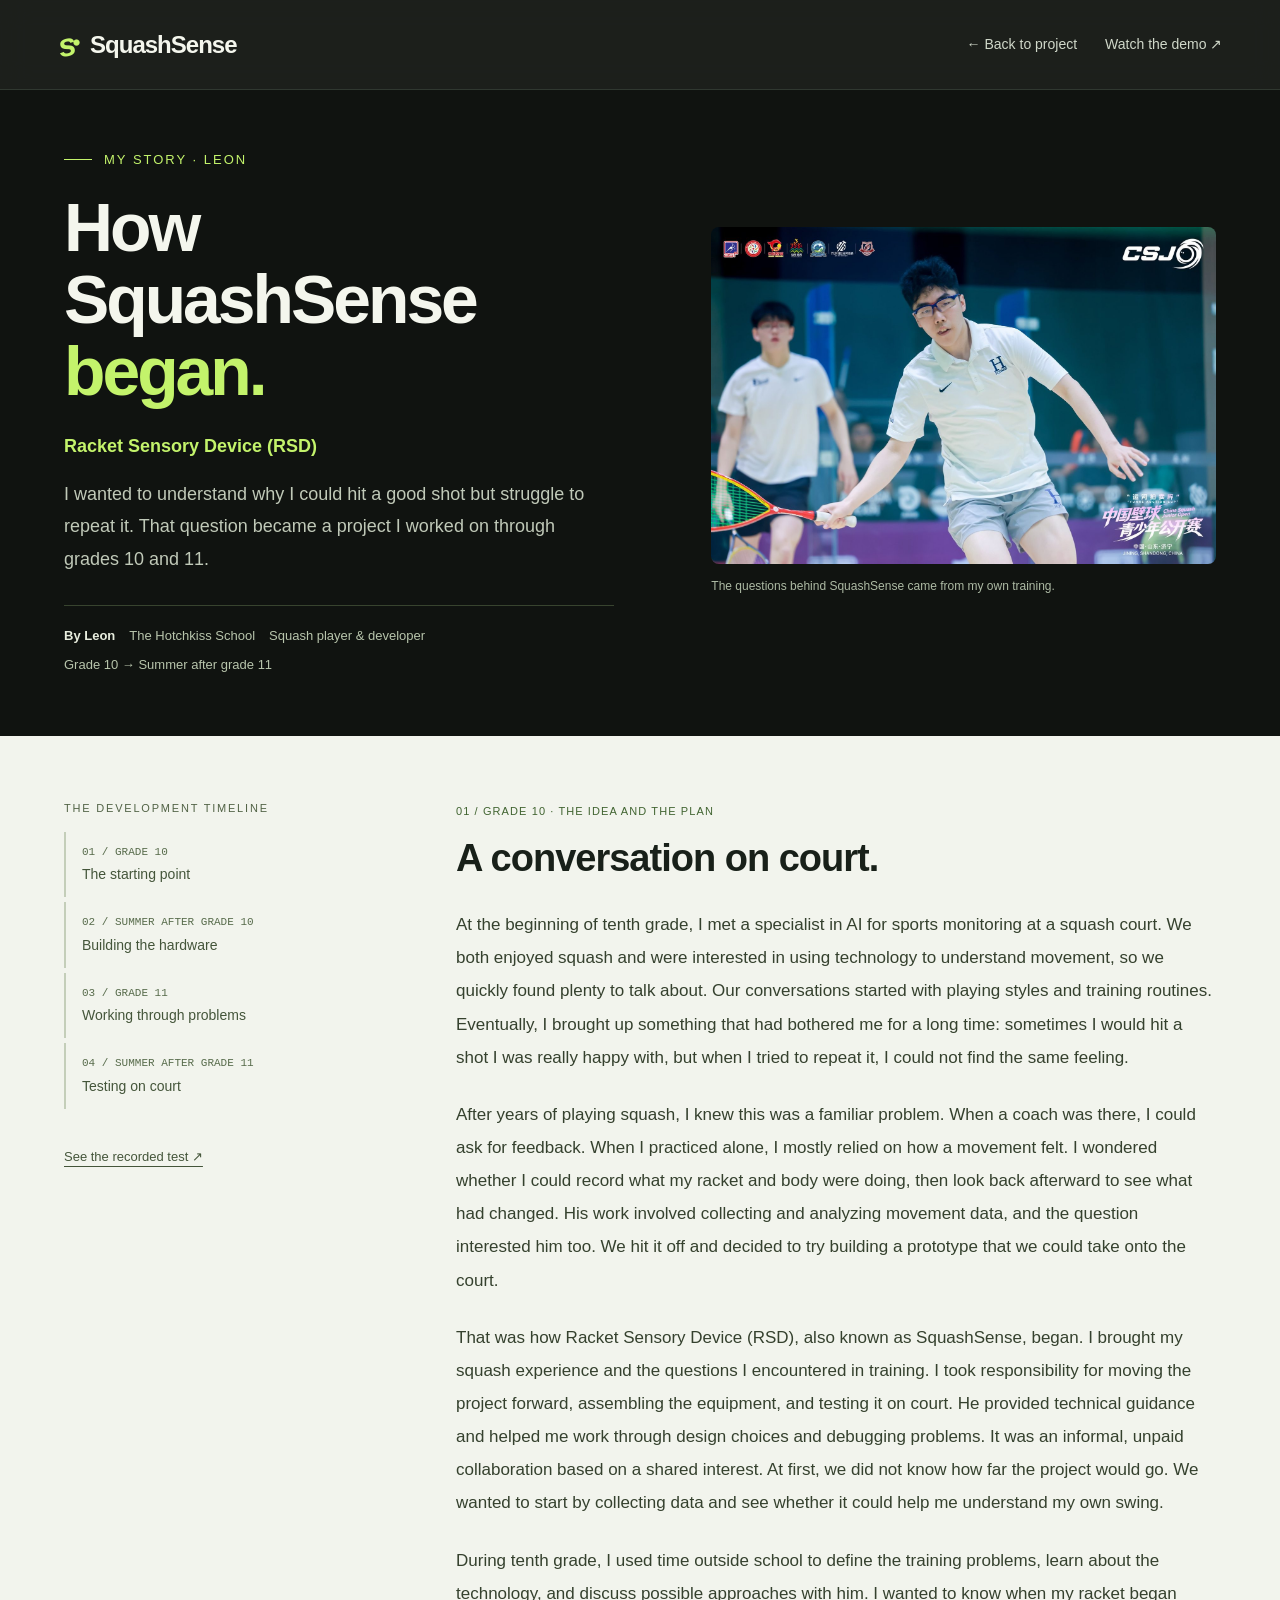
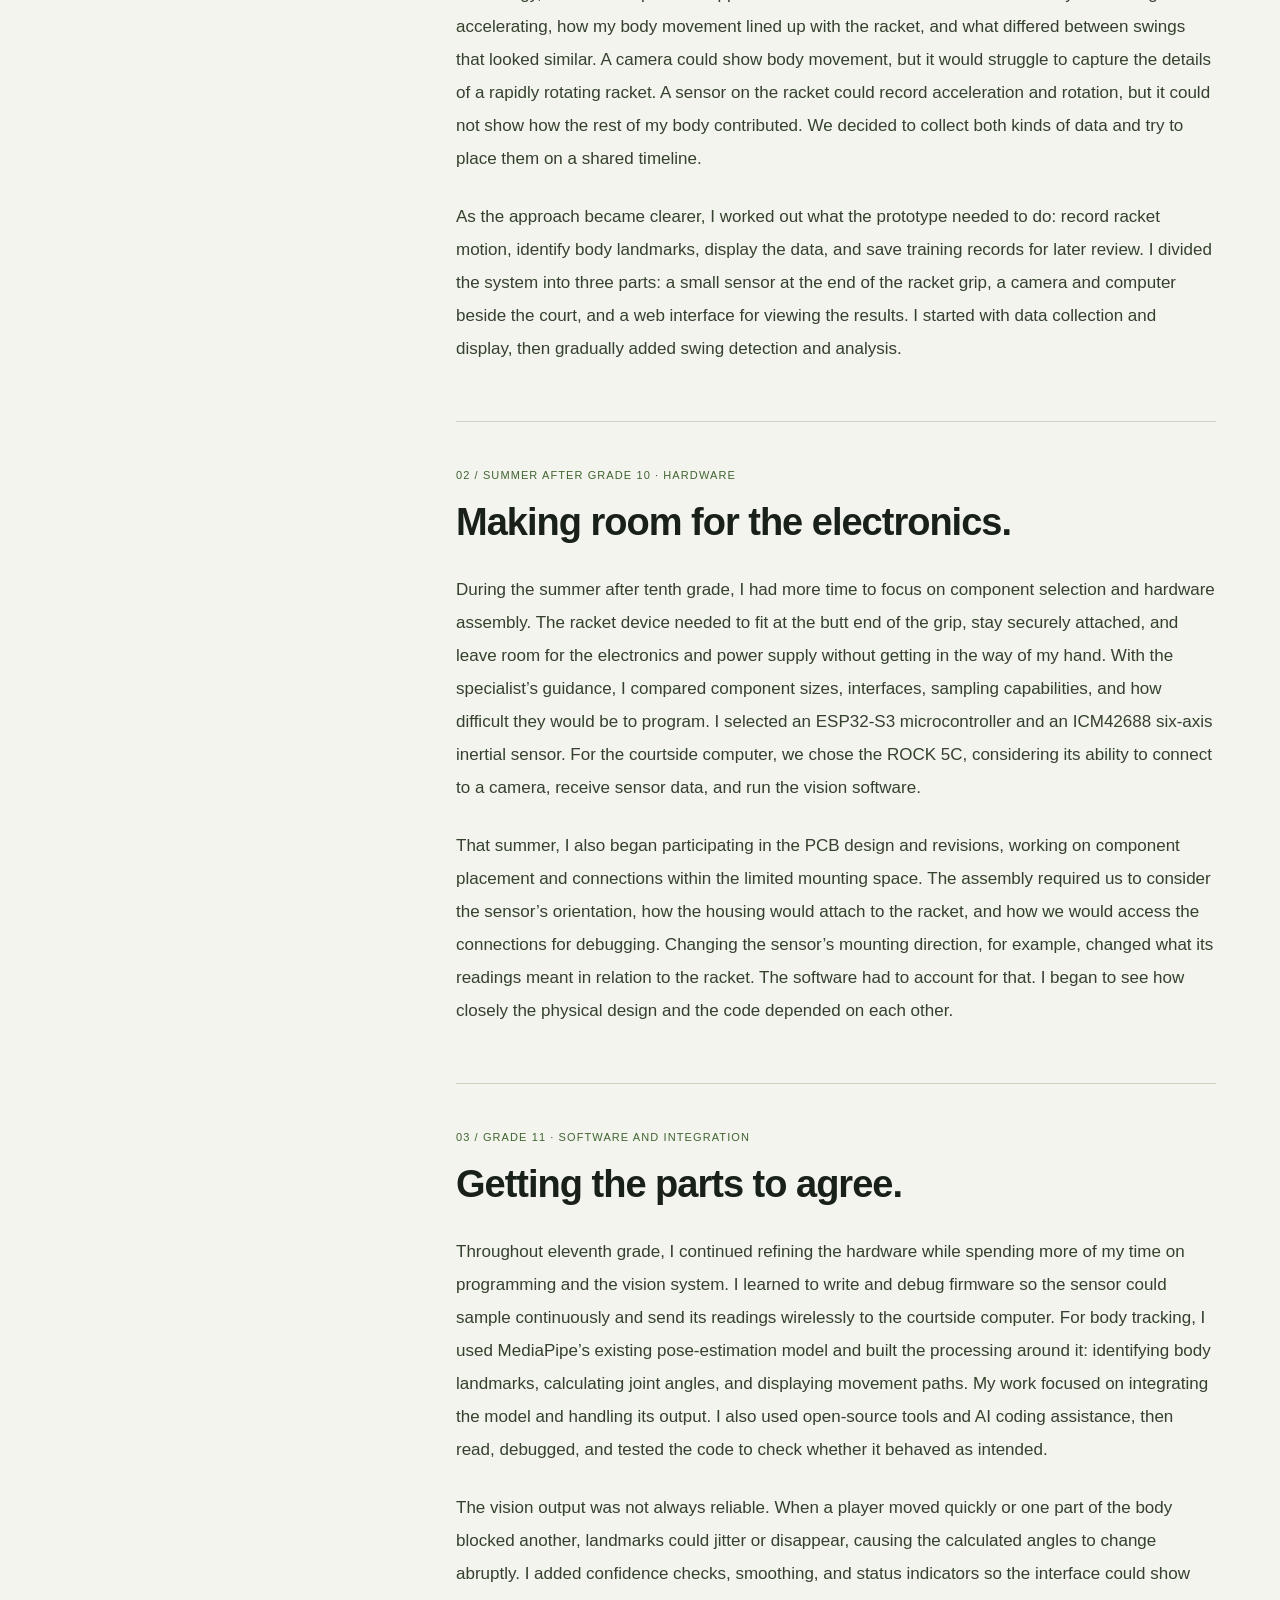
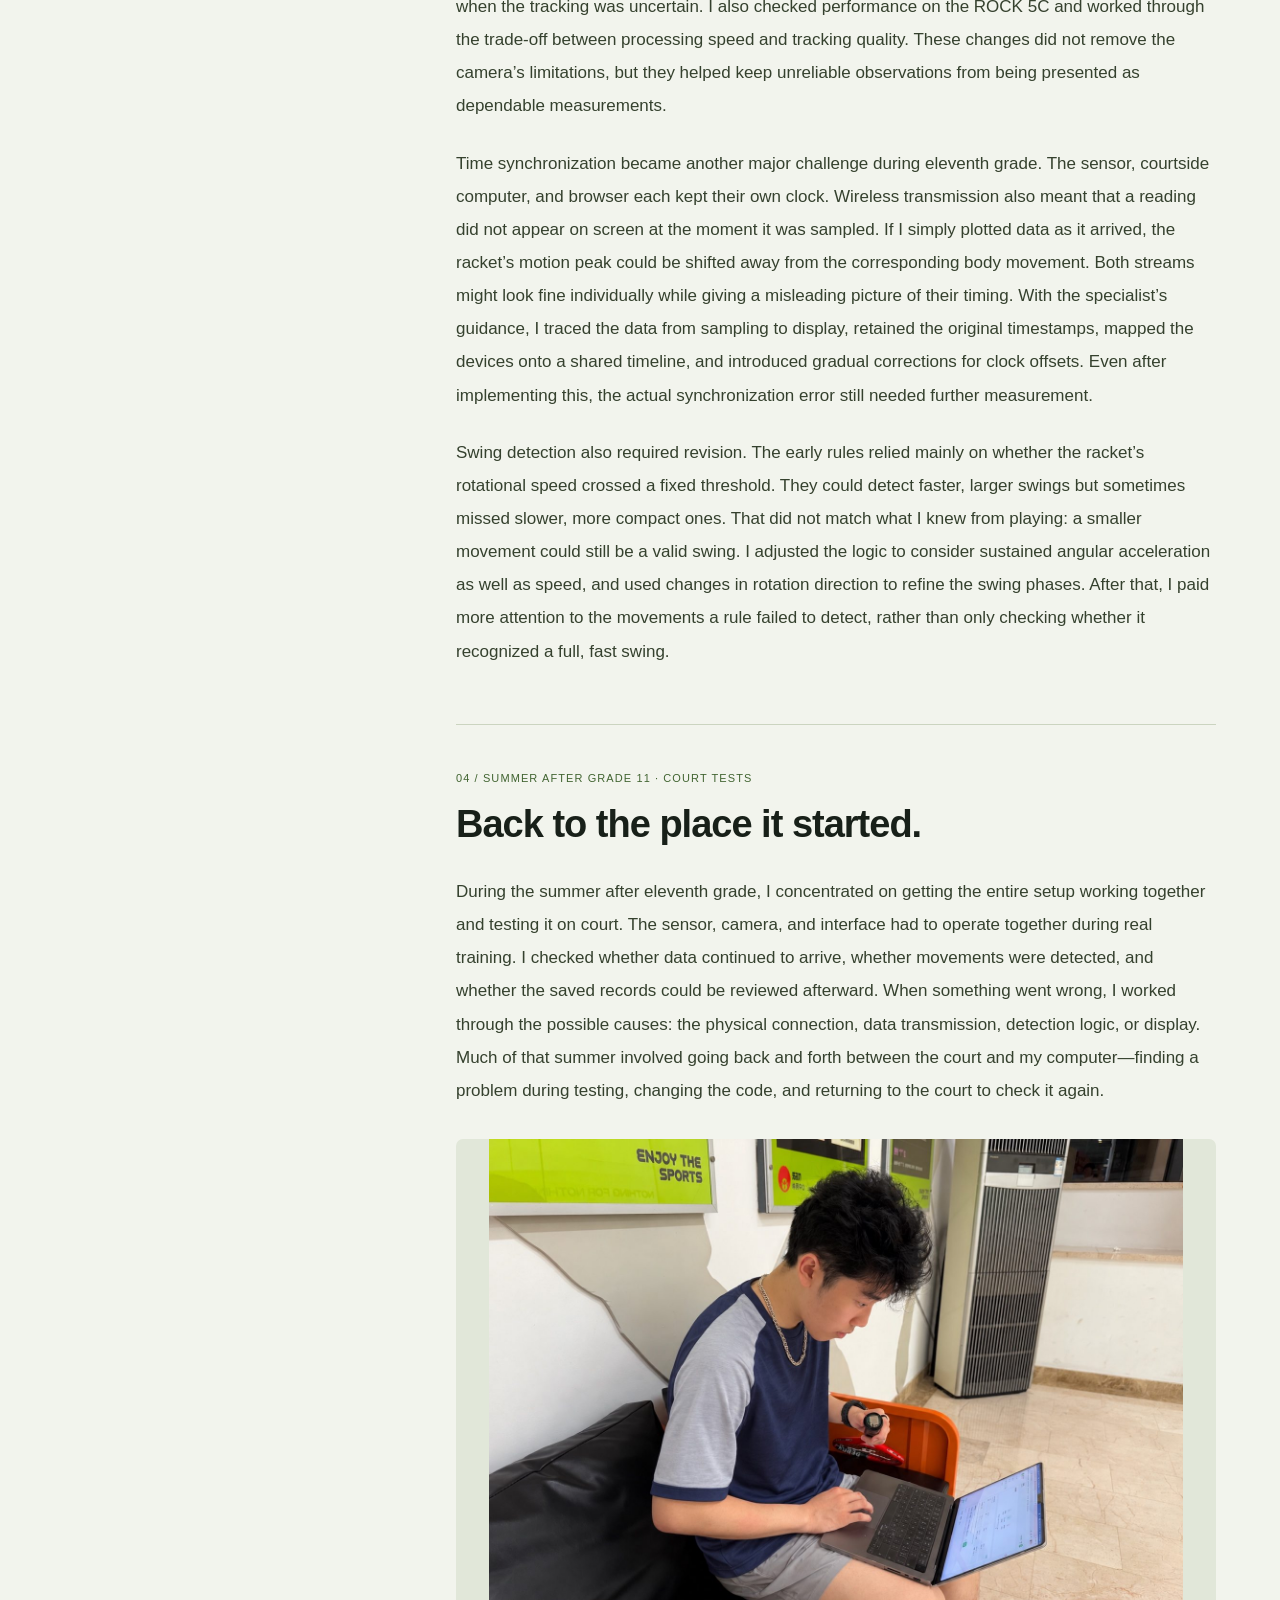
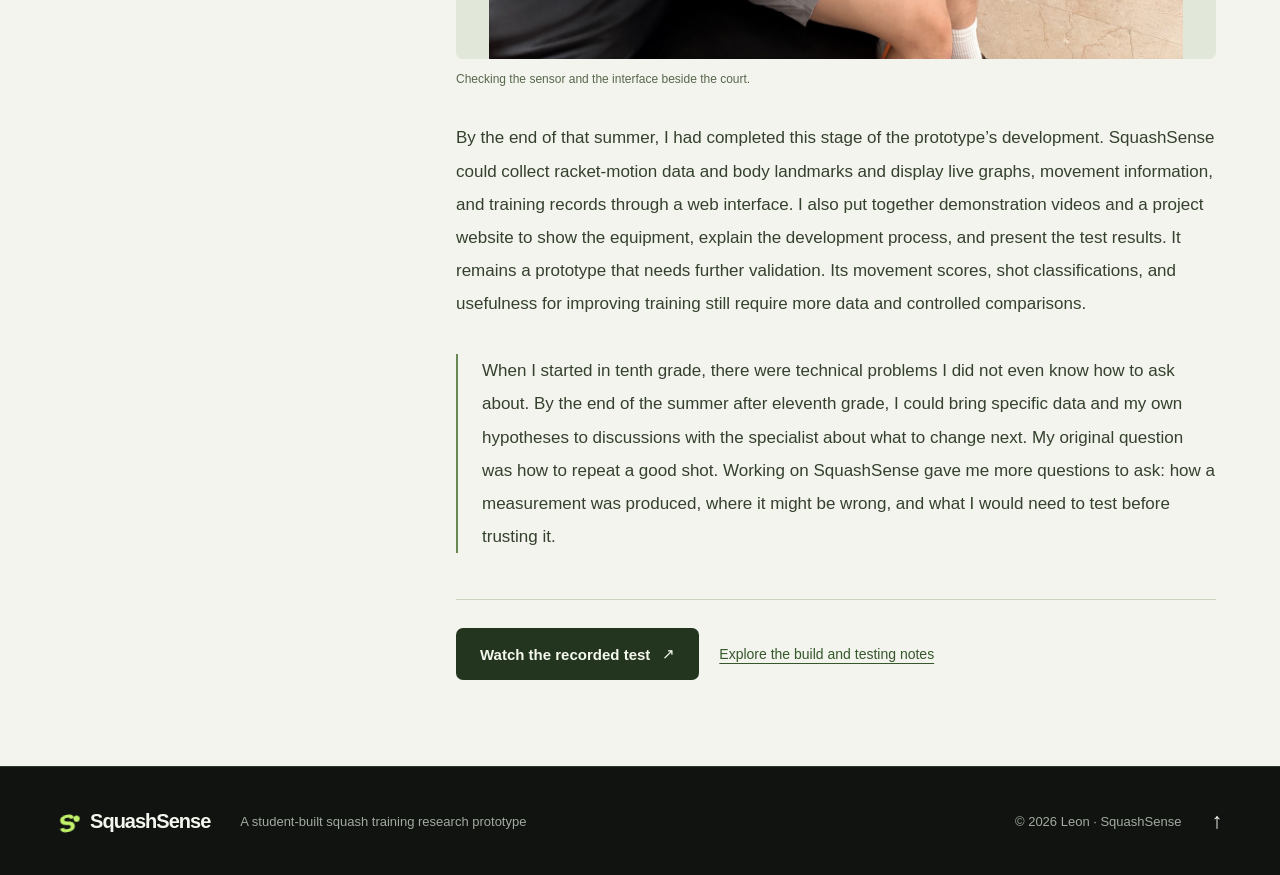
<file: story.html>
<!doctype html>
<html lang="en">
<head>
  <meta charset="UTF-8">
  <meta name="viewport" content="width=device-width,initial-scale=1">
  <meta name="theme-color" content="#101310">
  <title>My story — Racket Sensory Device (RSD) · SquashSense</title>
  <meta name="description" content="Leon’s account of building Racket Sensory Device (RSD), also known as SquashSense, from the start of tenth grade to the summer after eleventh grade. Leon attends The Hotchkiss School.">
  <link rel="canonical" href="https://leon-3647.github.io/squashsense/story.html">
  <meta property="og:type" content="article">
  <meta property="og:site_name" content="SquashSense">
  <meta property="og:title" content="Building Racket Sensory Device (RSD) — My story, by Leon">
  <meta property="og:description" content="A question from my own game, a collaboration that began on court, and the work of building a training prototype through grades 10 and 11.">
  <meta property="og:url" content="https://leon-3647.github.io/squashsense/story.html">
  <meta property="og:image" content="https://leon-3647.github.io/squashsense/assets/author/leon-court.jpg">
  <meta name="twitter:card" content="summary_large_image">
  <link rel="icon" type="image/svg+xml" href="data:image/svg+xml,%3Csvg xmlns='http://www.w3.org/2000/svg' viewBox='0 0 32 32'%3E%3Crect width='32' height='32' rx='9' fill='%23c3f36b'/%3E%3Cpath d='M23 9H13a4 4 0 0 0 0 8h6a3 3 0 0 1 0 6H9' stroke='%23101310' stroke-width='4' fill='none'/%3E%3C/svg%3E">
  <link rel="stylesheet" href="styles/main.css?v=20261104-rsd">
  <link rel="stylesheet" href="styles/story.css?v=20261104-rsd">
</head>
<body class="story-page">
  <a class="skip-link" href="#grade-10">Skip to my story</a>
  <header class="site-header">
    <a class="brand" href="./" aria-label="SquashSense home"><span class="brand-icon">s<span>•</span></span>SquashSense</a>
    <nav class="story-header-links" aria-label="Website navigation">
      <a href="./#story">← Back to project</a>
      <a href="./#demo">Watch the demo ↗</a>
    </nav>
  </header>
  <main>
    <div class="story-masthead">
      <div class="story-masthead-inner">
        <div>
          <div class="eyebrow"><span class="eyebrow-line"></span><span>MY STORY · LEON</span></div>
          <h1>How SquashSense<br><span>began.</span></h1>
          <p class="story-project-name">Racket Sensory Device (RSD)</p>
          <p class="story-deck">I wanted to understand why I could hit a good shot but struggle to repeat it. That question became a project I worked on through grades 10 and 11.</p>
          <div class="story-byline"><strong>By Leon</strong><span>The Hotchkiss School</span><span>Squash player &amp; developer</span><span>Grade 10 → Summer after grade 11</span></div>
        </div>
        <figure>
          <img src="assets/author/leon-court.jpg" alt="Leon playing a forehand during a squash match" width="1600" height="1067" fetchpriority="high">
          <figcaption>The questions behind SquashSense came from my own training.</figcaption>
        </figure>
      </div>
    </div>
    <div class="story-layout">
      <nav class="story-chapter-nav" aria-label="Story chapters">
        <p>THE DEVELOPMENT TIMELINE</p>
        <ol>
          <li><a href="#grade-10"><span>01 / GRADE 10</span>The starting point</a></li>
          <li><a href="#summer-10"><span>02 / SUMMER AFTER GRADE 10</span>Building the hardware</a></li>
          <li><a href="#grade-11"><span>03 / GRADE 11</span>Working through problems</a></li>
          <li><a href="#summer-11"><span>04 / SUMMER AFTER GRADE 11</span>Testing on court</a></li>
        </ol>
        <a class="story-nav-demo" href="./#demo">See the recorded test ↗</a>
      </nav>
      <article class="story-article" aria-label="My experience developing SquashSense">
        <section class="story-chapter" id="grade-10" aria-labelledby="grade-10-title">
          <div class="eyebrow">01 / GRADE 10 · THE IDEA AND THE PLAN</div>
          <h2 id="grade-10-title">A conversation on court.</h2>
          <p>At the beginning of tenth grade, I met a specialist in AI for sports monitoring at a squash court. We both enjoyed squash and were interested in using technology to understand movement, so we quickly found plenty to talk about. Our conversations started with playing styles and training routines. Eventually, I brought up something that had bothered me for a long time: sometimes I would hit a shot I was really happy with, but when I tried to repeat it, I could not find the same feeling.</p>
          <p>After years of playing squash, I knew this was a familiar problem. When a coach was there, I could ask for feedback. When I practiced alone, I mostly relied on how a movement felt. I wondered whether I could record what my racket and body were doing, then look back afterward to see what had changed. His work involved collecting and analyzing movement data, and the question interested him too. We hit it off and decided to try building a prototype that we could take onto the court.</p>
          <p>That was how Racket Sensory Device (RSD), also known as SquashSense, began. I brought my squash experience and the questions I encountered in training. I took responsibility for moving the project forward, assembling the equipment, and testing it on court. He provided technical guidance and helped me work through design choices and debugging problems. It was an informal, unpaid collaboration based on a shared interest. At first, we did not know how far the project would go. We wanted to start by collecting data and see whether it could help me understand my own swing.</p>
          <p>During tenth grade, I used time outside school to define the training problems, learn about the technology, and discuss possible approaches with him. I wanted to know when my racket began accelerating, how my body movement lined up with the racket, and what differed between swings that looked similar. A camera could show body movement, but it would struggle to capture the details of a rapidly rotating racket. A sensor on the racket could record acceleration and rotation, but it could not show how the rest of my body contributed. We decided to collect both kinds of data and try to place them on a shared timeline.</p>
          <p>As the approach became clearer, I worked out what the prototype needed to do: record racket motion, identify body landmarks, display the data, and save training records for later review. I divided the system into three parts: a small sensor at the end of the racket grip, a camera and computer beside the court, and a web interface for viewing the results. I started with data collection and display, then gradually added swing detection and analysis.</p>
        </section>
        <section class="story-chapter" id="summer-10" aria-labelledby="summer-10-title">
          <div class="eyebrow">02 / SUMMER AFTER GRADE 10 · HARDWARE</div>
          <h2 id="summer-10-title">Making room for the electronics.</h2>
          <p>During the summer after tenth grade, I had more time to focus on component selection and hardware assembly. The racket device needed to fit at the butt end of the grip, stay securely attached, and leave room for the electronics and power supply without getting in the way of my hand. With the specialist’s guidance, I compared component sizes, interfaces, sampling capabilities, and how difficult they would be to program. I selected an ESP32-S3 microcontroller and an ICM42688 six-axis inertial sensor. For the courtside computer, we chose the ROCK 5C, considering its ability to connect to a camera, receive sensor data, and run the vision software.</p>
          <p>That summer, I also began participating in the PCB design and revisions, working on component placement and connections within the limited mounting space. The assembly required us to consider the sensor’s orientation, how the housing would attach to the racket, and how we would access the connections for debugging. Changing the sensor’s mounting direction, for example, changed what its readings meant in relation to the racket. The software had to account for that. I began to see how closely the physical design and the code depended on each other.</p>
        </section>
        <section class="story-chapter" id="grade-11" aria-labelledby="grade-11-title">
          <div class="eyebrow">03 / GRADE 11 · SOFTWARE AND INTEGRATION</div>
          <h2 id="grade-11-title">Getting the parts to agree.</h2>
          <p>Throughout eleventh grade, I continued refining the hardware while spending more of my time on programming and the vision system. I learned to write and debug firmware so the sensor could sample continuously and send its readings wirelessly to the courtside computer. For body tracking, I used MediaPipe’s existing pose-estimation model and built the processing around it: identifying body landmarks, calculating joint angles, and displaying movement paths. My work focused on integrating the model and handling its output. I also used open-source tools and AI coding assistance, then read, debugged, and tested the code to check whether it behaved as intended.</p>
          <p>The vision output was not always reliable. When a player moved quickly or one part of the body blocked another, landmarks could jitter or disappear, causing the calculated angles to change abruptly. I added confidence checks, smoothing, and status indicators so the interface could show when the tracking was uncertain. I also checked performance on the ROCK 5C and worked through the trade-off between processing speed and tracking quality. These changes did not remove the camera’s limitations, but they helped keep unreliable observations from being presented as dependable measurements.</p>
          <p>Time synchronization became another major challenge during eleventh grade. The sensor, courtside computer, and browser each kept their own clock. Wireless transmission also meant that a reading did not appear on screen at the moment it was sampled. If I simply plotted data as it arrived, the racket’s motion peak could be shifted away from the corresponding body movement. Both streams might look fine individually while giving a misleading picture of their timing. With the specialist’s guidance, I traced the data from sampling to display, retained the original timestamps, mapped the devices onto a shared timeline, and introduced gradual corrections for clock offsets. Even after implementing this, the actual synchronization error still needed further measurement.</p>
          <p>Swing detection also required revision. The early rules relied mainly on whether the racket’s rotational speed crossed a fixed threshold. They could detect faster, larger swings but sometimes missed slower, more compact ones. That did not match what I knew from playing: a smaller movement could still be a valid swing. I adjusted the logic to consider sustained angular acceleration as well as speed, and used changes in rotation direction to refine the swing phases. After that, I paid more attention to the movements a rule failed to detect, rather than only checking whether it recognized a full, fast swing.</p>
        </section>
        <section class="story-chapter" id="summer-11" aria-labelledby="summer-11-title">
          <div class="eyebrow">04 / SUMMER AFTER GRADE 11 · COURT TESTS</div>
          <h2 id="summer-11-title">Back to the place it started.</h2>
          <p>During the summer after eleventh grade, I concentrated on getting the entire setup working together and testing it on court. The sensor, camera, and interface had to operate together during real training. I checked whether data continued to arrive, whether movements were detected, and whether the saved records could be reviewed afterward. When something went wrong, I worked through the possible causes: the physical connection, data transmission, detection logic, or display. Much of that summer involved going back and forth between the court and my computer—finding a problem during testing, changing the code, and returning to the court to check it again.</p>
          <figure>
            <img src="assets/testing.jpg" alt="Leon checking the racket sensor and laptop beside the squash court" width="1448" height="1086" loading="lazy">
            <figcaption>Checking the sensor and the interface beside the court.</figcaption>
          </figure>
          <p>By the end of that summer, I had completed this stage of the prototype’s development. SquashSense could collect racket-motion data and body landmarks and display live graphs, movement information, and training records through a web interface. I also put together demonstration videos and a project website to show the equipment, explain the development process, and present the test results. It remains a prototype that needs further validation. Its movement scores, shot classifications, and usefulness for improving training still require more data and controlled comparisons.</p>
          <div class="story-reflection"><p>When I started in tenth grade, there were technical problems I did not even know how to ask about. By the end of the summer after eleventh grade, I could bring specific data and my own hypotheses to discussions with the specialist about what to change next. My original question was how to repeat a good shot. Working on SquashSense gave me more questions to ask: how a measurement was produced, where it might be wrong, and what I would need to test before trusting it.</p></div>
        </section>
        <div class="story-next"><a class="button" href="./#demo">Watch the recorded test <span aria-hidden="true">↗</span></a><a href="./#development">Explore the build and testing notes</a></div>
      </article>
    </div>
  </main>
  <footer class="site-footer">
    <a class="brand" href="./"><span class="brand-icon">s<span>•</span></span>SquashSense</a>
    <span>A student-built squash training research prototype</span>
    <span class="footer-note">© 2026 Leon · SquashSense</span>
    <a href="#" aria-label="Back to top">↑</a>
  </footer>
</body>
</html>
</file>
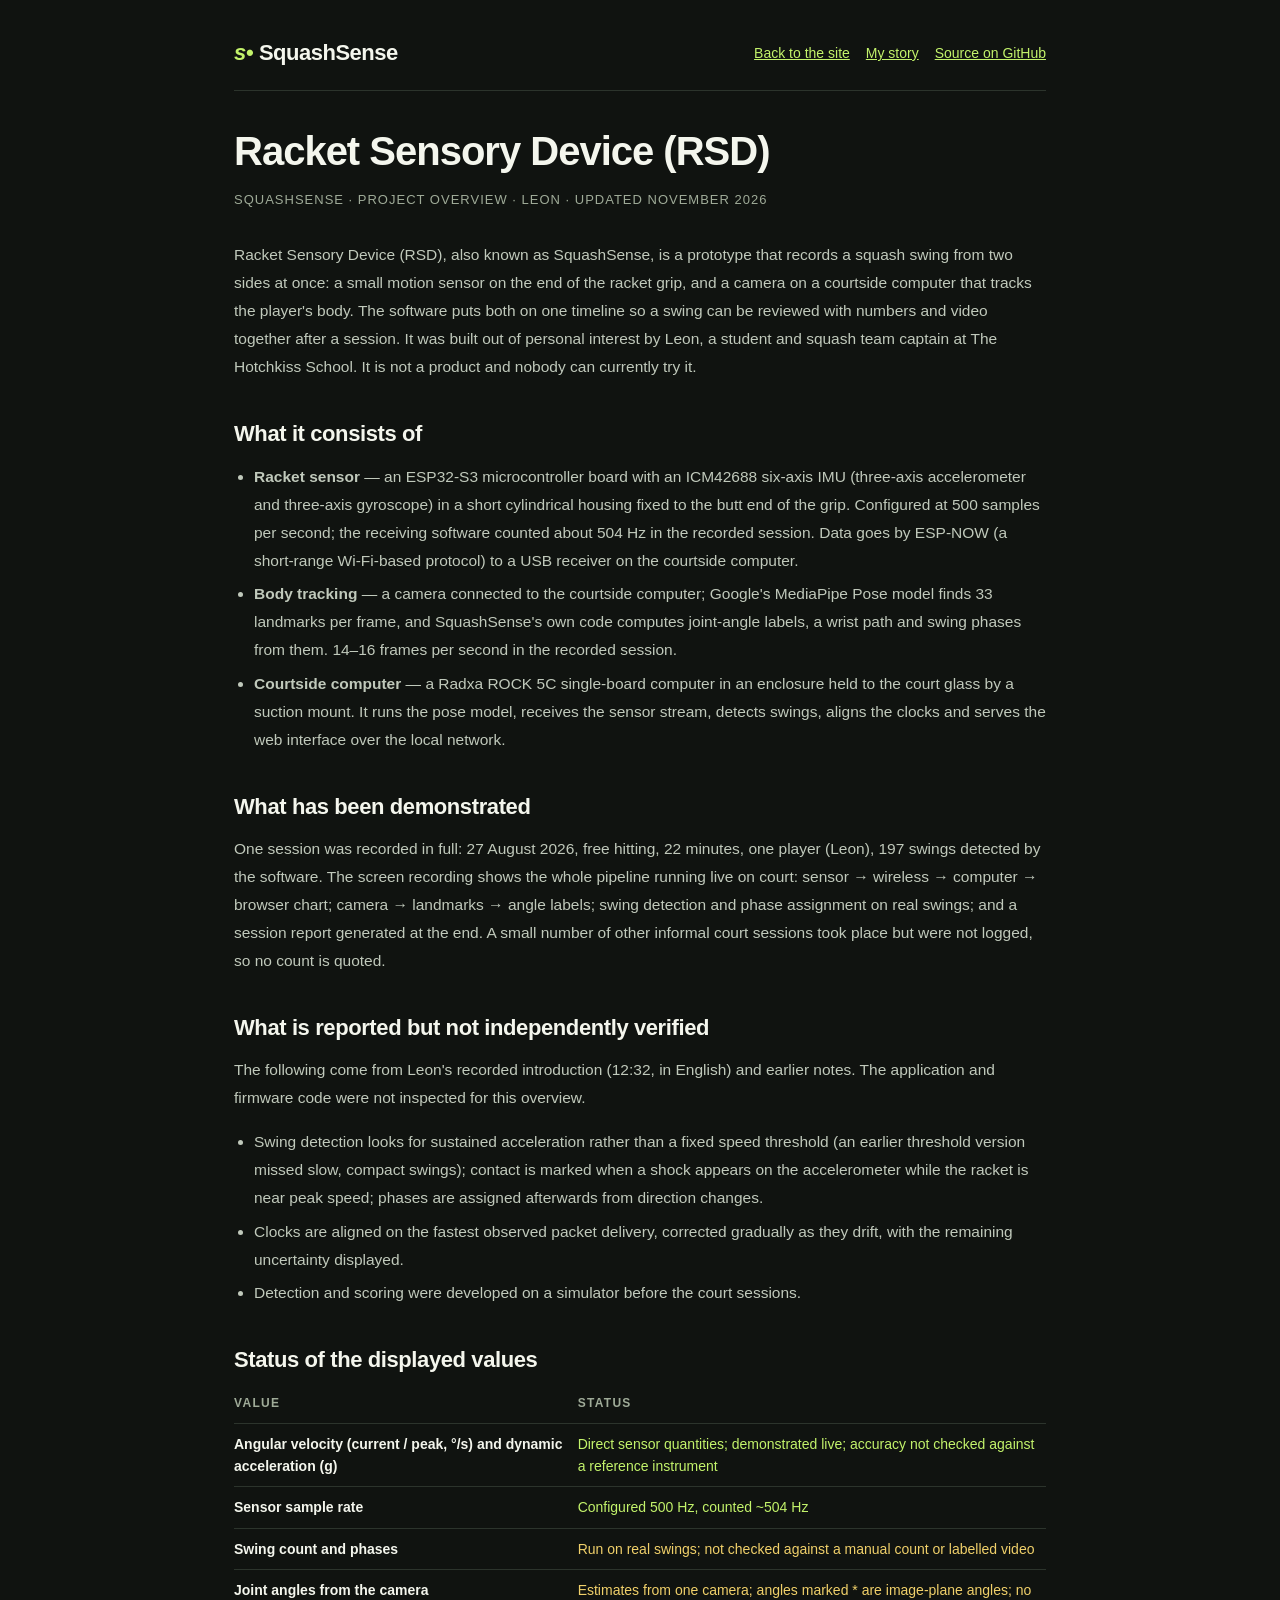
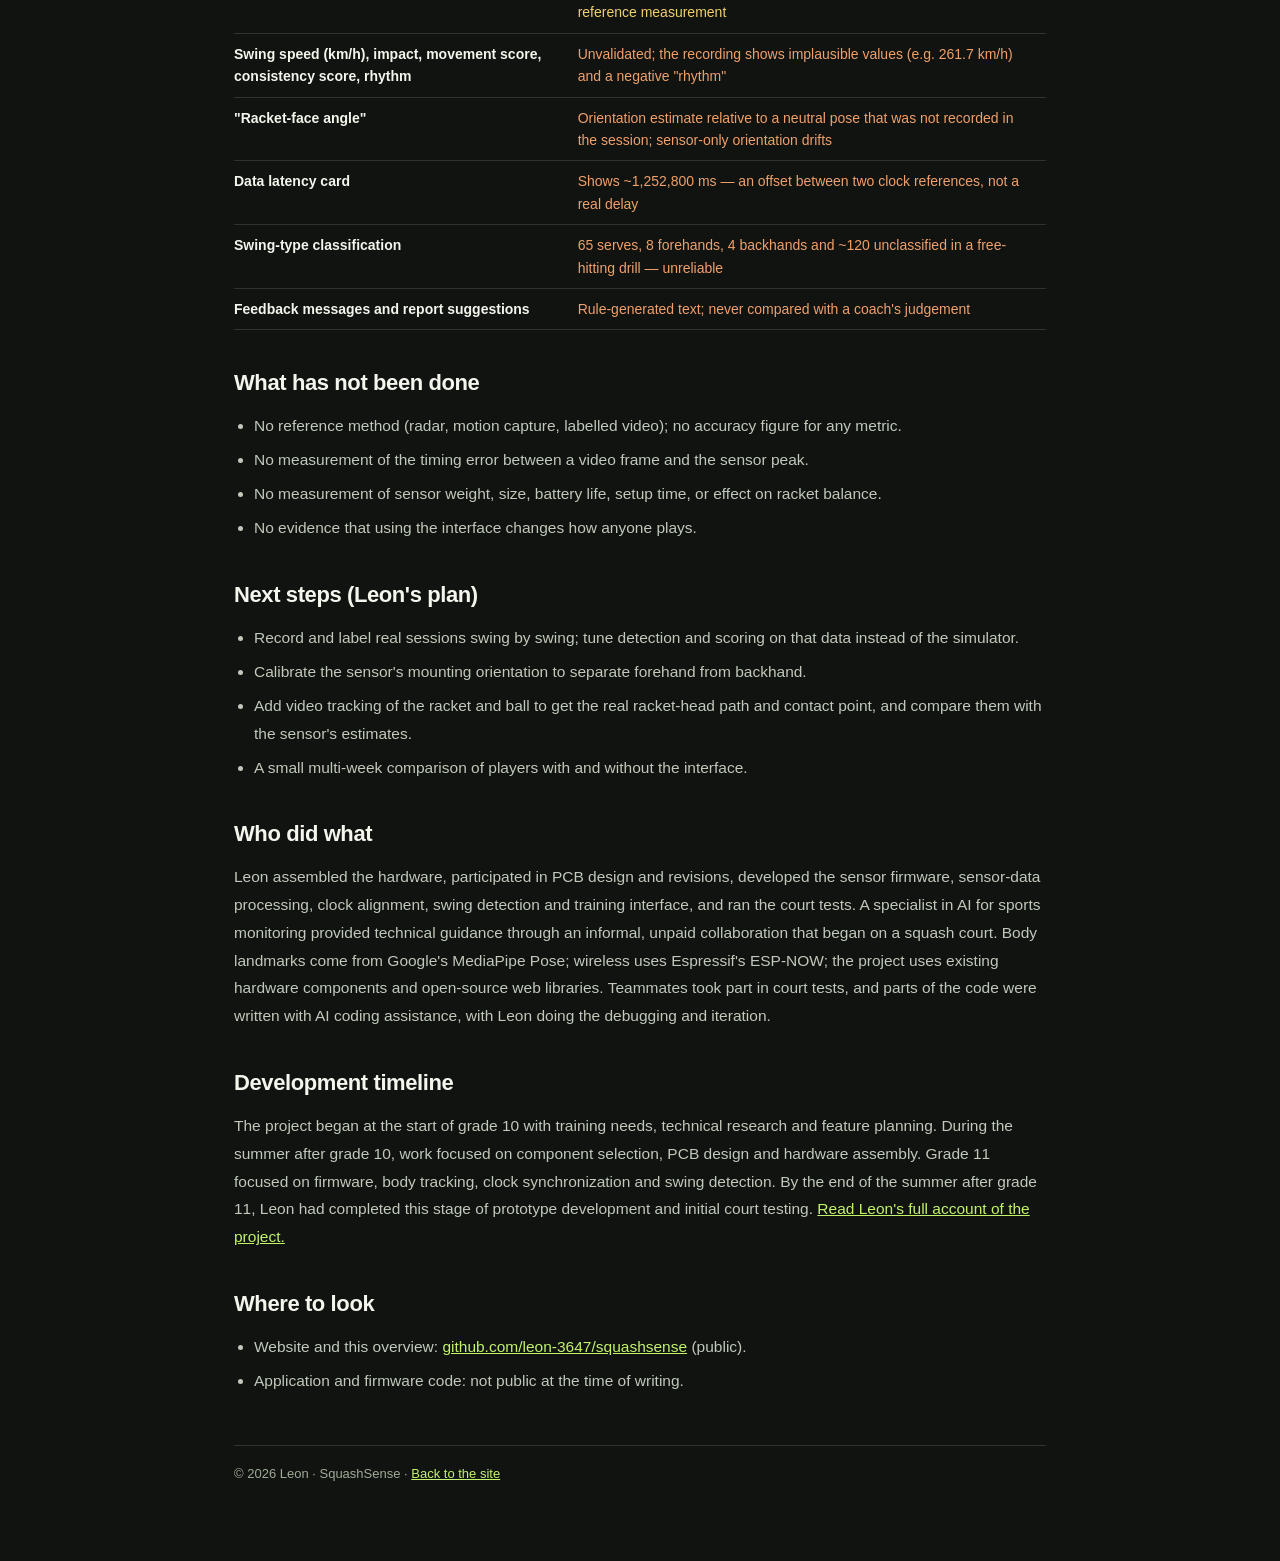
<file: docs/project-overview.html>
<!doctype html>
<html lang="en">
<head>
<meta charset="UTF-8">
<meta name="viewport" content="width=device-width,initial-scale=1">
<meta name="theme-color" content="#101310">
<title>Racket Sensory Device (RSD) · SquashSense — Project overview</title>
<meta name="description" content="Overview of Racket Sensory Device (RSD), also known as SquashSense: a squash training research prototype by Leon, a student at The Hotchkiss School.">
<link rel="icon" type="image/svg+xml" href="data:image/svg+xml,%3Csvg xmlns='http://www.w3.org/2000/svg' viewBox='0 0 32 32'%3E%3Crect width='32' height='32' rx='9' fill='%23c3f36b'/%3E%3Cpath d='M23 9H13a4 4 0 0 0 0 8h6a3 3 0 0 1 0 6H9' stroke='%23101310' stroke-width='4' fill='none'/%3E%3C/svg%3E">
<style>
:root{--bg:#101310;--lime:#c3f36b;--text:#f4f6ed;--muted:#c0c9bb;--border:#2c342c;--ink:#182019;font-family:Inter,-apple-system,BlinkMacSystemFont,'Segoe UI','Helvetica Neue','PingFang SC','Hiragino Sans GB','Microsoft YaHei',Arial,sans-serif;color:var(--text);background:var(--bg)}
*{box-sizing:border-box}body{margin:0}
a{color:var(--lime)}a:focus-visible{outline:3px solid var(--lime);outline-offset:4px}
.wrap{max-width:860px;margin:0 auto;padding:40px 24px 80px}
header{display:flex;justify-content:space-between;align-items:center;gap:20px;padding-bottom:24px;border-bottom:1px solid var(--border);margin-bottom:36px}
.brand{font-weight:650;font-size:22px;color:var(--text);text-decoration:none;letter-spacing:-.5px}
.brand span{color:var(--lime);font-style:italic;margin-right:6px}
nav a{font-size:14px;margin-left:16px}
h1{font-size:clamp(28px,4vw,40px);line-height:1.2;letter-spacing:-1px;margin:0 0 10px}
.meta{color:#9fab98;font-size:13px;letter-spacing:1px;margin-bottom:30px}
h2{font-size:22px;margin:40px 0 12px;letter-spacing:-.4px}
h3{font-size:16px;margin:22px 0 8px}
p,li{font-size:15.5px;line-height:1.8;color:var(--muted)}
ul{padding-left:20px}
li{margin-bottom:6px}
.lang{padding-top:30px;margin-top:40px;border-top:2px solid #3a4a30}
table{width:100%;border-collapse:collapse;font-size:14px;margin:12px 0 20px}
th,td{text-align:left;vertical-align:top;padding:9px 10px 9px 0;border-bottom:1px solid var(--border);color:var(--muted);line-height:1.6}
th{color:var(--text);font-weight:600}
thead th{font-size:12px;letter-spacing:1.3px;text-transform:uppercase;color:#9fab98}
.ok{color:var(--lime)}.warn{color:#f0d06a}.bad{color:#f0a06a}
footer{margin-top:50px;padding-top:20px;border-top:1px solid var(--border);font-size:13px;color:#9fab98}
@media(max-width:600px){header{flex-direction:column;align-items:flex-start}nav{display:flex;flex-wrap:wrap;gap:12px 18px}nav a{margin-left:0}}
</style>
</head>
<body>
<div class="wrap">
<header>
  <a class="brand" href="../"><span>s•</span>SquashSense</a>
  <nav><a href="../">Back to the site</a><a href="../story.html">My story</a><a href="https://github.com/leon-3647/squashsense">Source on GitHub</a></nav>
</header>

<h1>Racket Sensory Device (RSD)</h1>
<p class="meta">SQUASHSENSE · PROJECT OVERVIEW · LEON · UPDATED NOVEMBER 2026</p>

<p>Racket Sensory Device (RSD), also known as SquashSense, is a prototype that records a squash swing from two sides at once: a small motion sensor on the end of the racket grip, and a camera on a courtside computer that tracks the player's body. The software puts both on one timeline so a swing can be reviewed with numbers and video together after a session. It was built out of personal interest by Leon, a student and squash team captain at The Hotchkiss School. It is not a product and nobody can currently try it.</p>

<h2>What it consists of</h2>
<ul>
  <li><b>Racket sensor</b> — an ESP32-S3 microcontroller board with an ICM42688 six-axis IMU (three-axis accelerometer and three-axis gyroscope) in a short cylindrical housing fixed to the butt end of the grip. Configured at 500 samples per second; the receiving software counted about 504 Hz in the recorded session. Data goes by ESP-NOW (a short-range Wi-Fi-based protocol) to a USB receiver on the courtside computer.</li>
  <li><b>Body tracking</b> — a camera connected to the courtside computer; Google's MediaPipe Pose model finds 33 landmarks per frame, and SquashSense's own code computes joint-angle labels, a wrist path and swing phases from them. 14–16 frames per second in the recorded session.</li>
  <li><b>Courtside computer</b> — a Radxa ROCK 5C single-board computer in an enclosure held to the court glass by a suction mount. It runs the pose model, receives the sensor stream, detects swings, aligns the clocks and serves the web interface over the local network.</li>
</ul>

<h2>What has been demonstrated</h2>
<p>One session was recorded in full: 27 August 2026, free hitting, 22 minutes, one player (Leon), 197 swings detected by the software. The screen recording shows the whole pipeline running live on court: sensor → wireless → computer → browser chart; camera → landmarks → angle labels; swing detection and phase assignment on real swings; and a session report generated at the end. A small number of other informal court sessions took place but were not logged, so no count is quoted.</p>

<h2>What is reported but not independently verified</h2>
<p>The following come from Leon's recorded introduction (12:32, in English) and earlier notes. The application and firmware code were not inspected for this overview.</p>
<ul>
  <li>Swing detection looks for sustained acceleration rather than a fixed speed threshold (an earlier threshold version missed slow, compact swings); contact is marked when a shock appears on the accelerometer while the racket is near peak speed; phases are assigned afterwards from direction changes.</li>
  <li>Clocks are aligned on the fastest observed packet delivery, corrected gradually as they drift, with the remaining uncertainty displayed.</li>
  <li>Detection and scoring were developed on a simulator before the court sessions.</li>
</ul>

<h2>Status of the displayed values</h2>
<table>
<thead><tr><th>Value</th><th>Status</th></tr></thead>
<tbody>
<tr><th>Angular velocity (current / peak, °/s) and dynamic acceleration (g)</th><td class="ok">Direct sensor quantities; demonstrated live; accuracy not checked against a reference instrument</td></tr>
<tr><th>Sensor sample rate</th><td class="ok">Configured 500 Hz, counted ~504 Hz</td></tr>
<tr><th>Swing count and phases</th><td class="warn">Run on real swings; not checked against a manual count or labelled video</td></tr>
<tr><th>Joint angles from the camera</th><td class="warn">Estimates from one camera; angles marked * are image-plane angles; no reference measurement</td></tr>
<tr><th>Swing speed (km/h), impact, movement score, consistency score, rhythm</th><td class="bad">Unvalidated; the recording shows implausible values (e.g. 261.7 km/h) and a negative "rhythm"</td></tr>
<tr><th>"Racket-face angle"</th><td class="bad">Orientation estimate relative to a neutral pose that was not recorded in the session; sensor-only orientation drifts</td></tr>
<tr><th>Data latency card</th><td class="bad">Shows ~1,252,800 ms — an offset between two clock references, not a real delay</td></tr>
<tr><th>Swing-type classification</th><td class="bad">65 serves, 8 forehands, 4 backhands and ~120 unclassified in a free-hitting drill — unreliable</td></tr>
<tr><th>Feedback messages and report suggestions</th><td class="bad">Rule-generated text; never compared with a coach's judgement</td></tr>
</tbody>
</table>

<h2>What has not been done</h2>
<ul>
  <li>No reference method (radar, motion capture, labelled video); no accuracy figure for any metric.</li>
  <li>No measurement of the timing error between a video frame and the sensor peak.</li>
  <li>No measurement of sensor weight, size, battery life, setup time, or effect on racket balance.</li>
  <li>No evidence that using the interface changes how anyone plays.</li>
</ul>

<h2>Next steps (Leon's plan)</h2>
<ul>
  <li>Record and label real sessions swing by swing; tune detection and scoring on that data instead of the simulator.</li>
  <li>Calibrate the sensor's mounting orientation to separate forehand from backhand.</li>
  <li>Add video tracking of the racket and ball to get the real racket-head path and contact point, and compare them with the sensor's estimates.</li>
  <li>A small multi-week comparison of players with and without the interface.</li>
</ul>

<h2>Who did what</h2>
<p>Leon assembled the hardware, participated in PCB design and revisions, developed the sensor firmware, sensor-data processing, clock alignment, swing detection and training interface, and ran the court tests. A specialist in AI for sports monitoring provided technical guidance through an informal, unpaid collaboration that began on a squash court. Body landmarks come from Google's MediaPipe Pose; wireless uses Espressif's ESP-NOW; the project uses existing hardware components and open-source web libraries. Teammates took part in court tests, and parts of the code were written with AI coding assistance, with Leon doing the debugging and iteration.</p>

<h2>Development timeline</h2>
<p>The project began at the start of grade 10 with training needs, technical research and feature planning. During the summer after grade 10, work focused on component selection, PCB design and hardware assembly. Grade 11 focused on firmware, body tracking, clock synchronization and swing detection. By the end of the summer after grade 11, Leon had completed this stage of prototype development and initial court testing. <a href="../story.html">Read Leon's full account of the project.</a></p>

<h2>Where to look</h2>
<ul>
  <li>Website and this overview: <a href="https://github.com/leon-3647/squashsense">github.com/leon-3647/squashsense</a> (public).</li>
  <li>Application and firmware code: not public at the time of writing.</li>
</ul>


<footer>© 2026 Leon · SquashSense · <a href="../">Back to the site</a></footer>
</div>
</body>
</html>
</file>
<file: styles/main.css>
:root{--bg:#101310;--panel:#191d19;--panel-light:#222822;--lime:#c3f36b;--text:#f4f6ed;--muted:#a2aba0;--border:#303830;--white:#fafbf7;--ink:#182019;--radius:20px;font-family:Inter,'Helvetica Neue','PingFang SC','Microsoft YaHei',Arial,sans-serif;color:var(--text);background:var(--bg);font-synthesis:none}*{box-sizing:border-box}html{scroll-behavior:smooth;scroll-padding-top:92px}body{margin:0}a{color:inherit;text-decoration:none}button{font:inherit;color:inherit;cursor:pointer}button,a{-webkit-tap-highlight-color:transparent}button:focus-visible,a:focus-visible,input:focus-visible,video:focus-visible{outline:3px solid var(--lime);outline-offset:5px}button{border:0}img{display:block;max-width:100%}button:disabled{cursor:default}h1,h2,h3,p{margin:0}button,a{touch-action:manipulation}.site-header{height:90px;padding:0 4.5%;display:flex;align-items:center;justify-content:space-between;border-bottom:1px solid var(--border);background:rgba(16,19,16,.95);position:sticky;top:0;z-index:20;backdrop-filter:blur(14px)}.brand{font-size:24px;font-weight:650;letter-spacing:-1px;display:flex;align-items:center;gap:10px;white-space:nowrap}.brand-icon{display:inline-flex;align-items:center;font-size:32px;font-weight:800;font-style:italic;color:var(--lime);letter-spacing:-5px;transform:rotate(-12deg);margin-right:5px;line-height:1}.brand-icon span{font-size:22px;margin-left:2px}.brand-tm{font-size:12px;align-self:flex-start;margin:2px 0 0 -5px}.site-header nav{display:flex;gap:30px;font-size:14px;color:#bcc3b9}.site-header nav a:hover{color:var(--lime)}.lang-switch{display:flex;gap:9px;align-items:center;background:transparent;border:1px solid #465044;border-radius:30px;padding:10px 15px;min-width:79px;justify-content:center;font-size:14px}.language-icon{font-size:18px;line-height:1}.hero{padding:66px 4.5% 0;display:grid;grid-template-columns:1fr 1.03fr;column-gap:5%;min-height:calc(100vh - 90px);max-width:1800px;margin:auto}.hero-copy{padding:35px 0 25px;display:flex;flex-direction:column;align-items:flex-start;justify-content:center}.eyebrow{font-size:13px;letter-spacing:2px;display:flex;align-items:center;gap:12px;color:var(--lime);font-weight:500}.eyebrow-line{height:1px;width:28px;background:currentColor}h1{font-size:clamp(44px,4.4vw,78px);line-height:1.3;letter-spacing:-2.7px;font-weight:650;margin-top:30px}h1 span{color:var(--lime)}.hero-description{font-size:17px;line-height:1.9;color:#aeb7aa;max-width:430px;margin-top:25px}.hero-actions{display:flex;gap:26px;align-items:center;margin-top:35px}.button{display:inline-flex;justify-content:center;align-items:center;gap:12px;font-size:15px;font-weight:550;border-radius:7px;padding:17px 24px;min-height:52px;transition:background .2s,transform .2s}.button:hover{transform:translateY(-2px)}.button-lime{background:var(--lime);color:var(--ink)}.button-lime:hover{background:#d4ff8d}.play-small{font-size:12px}.text-link{display:inline-flex;gap:15px;align-items:center;font-size:14px;white-space:nowrap}.text-link:hover{color:var(--lime)}.hero-tech{margin-top:57px;display:flex;align-items:center;gap:21px;font-size:13px;color:#858f80}.hero-tech span:first-child{font-family:monospace;letter-spacing:1.5px;color:#c7d2bf;font-size:12px;border-right:1px solid var(--border);padding-right:21px}.hero-tech i{font-style:normal;color:var(--lime);padding:0 3px}.hero-visual{min-height:475px;position:relative;border-radius:12px;overflow:hidden;background:#242b20}.hero-visual>img{height:100%;width:100%;object-fit:cover}.visual-shade{position:absolute;inset:0;background:linear-gradient(180deg,rgba(0,0,0,.36),transparent 35%,rgba(0,0,0,.75))}.visual-topline{position:absolute;top:25px;left:25px;right:25px;display:flex;gap:12px;align-items:center;font-size:12px;letter-spacing:1px}.small-cross{color:var(--lime);font-size:22px}.visual-number{margin-left:auto;font-family:monospace;font-size:12px;color:#d1d7c9}.hero-caption{position:absolute;left:30px;bottom:34px;display:flex;align-items:center;gap:15px}.caption-symbol{color:var(--lime);font-size:40px;line-height:1}.caption-title{display:block;font-size:22px;font-weight:550;letter-spacing:1px}.caption-sub{display:block;color:#bcc5b4;font-size:12px;margin-top:9px;letter-spacing:1px}.image-corner{position:absolute;width:22px;height:22px;border-color:var(--lime)}.corner-tl{top:64px;left:25px;border-top:1px solid;border-left:1px solid}.corner-br{bottom:28px;right:25px;border-bottom:1px solid;border-right:1px solid}.hero-bottom{grid-column:1/-1;display:flex;justify-content:space-between;align-items:center;color:#808c7b;font-size:12px;letter-spacing:1px;min-height:94px}.hero-bottom a{display:flex;gap:22px}.site-footer{display:flex;align-items:center;gap:30px;padding:38px 4.5%;border-top:1px solid var(--border);font-size:13px;color:var(--muted)}.site-footer>.brand{color:var(--text);font-size:20px}.footer-note{margin-left:auto}.site-footer>a:last-child{font-size:22px;color:var(--text)}.skip-link{position:fixed;left:20px;top:-80px;z-index:40;background:var(--lime);color:var(--ink);padding:15px}.skip-link:focus{top:12px}@media(min-width:1600px){.hero{min-height:800px}.hero-visual{min-height:570px}}@media(max-width:1050px){.site-header nav{gap:20px}.hero{column-gap:4%;padding-top:30px}.hero-actions{gap:18px}.hero h1{font-size:46px;letter-spacing:-2px}.hero-description{font-size:16px}.hero-tech{gap:12px}.hero-visual{min-height:480px}.visual-number{display:none}.hero-actions .button{padding:16px}.text-link{font-size:13px;gap:8px}}@media(max-width:760px){html{scroll-padding-top:78px}.site-header{height:76px;padding:0 6%}.brand{font-size:21px}.site-header nav{display:none}.hero{padding:25px 6% 0;display:flex;flex-direction:column;min-height:auto}.hero-copy{padding-top:16px;padding-bottom:37px}.hero h1{font-size:clamp(36px,8.8vw,58px);line-height:1.3;margin-top:23px;letter-spacing:-1.8px}.eyebrow{font-size:12px;letter-spacing:1.4px}.hero-description{max-width:440px;font-size:16px;margin-top:20px}.hero-actions{margin-top:26px;gap:21px;flex-wrap:wrap}.hero-tech{margin-top:30px}.hero-visual{height:440px;min-height:0}.hero-bottom{min-height:80px;font-size:12px}.hero-caption{left:25px;bottom:26px}.caption-title{font-size:21px}.site-footer{flex-wrap:wrap;padding:30px 6%;gap:20px}.site-footer>span:first-of-type{flex-basis:100%;order:3}.footer-note{font-size:12px}.site-footer>a:last-child{display:none}}@media(prefers-reduced-motion:reduce){html{scroll-behavior:auto}*,*:before,*:after{animation-duration:.01ms!important;transition-duration:.01ms!important}}
section[id]{scroll-margin-top:6px}.approach,.sensor-section,.demo-section,.story-section{padding:94px 4.5%}.section-light{background:#f2f4ed;color:var(--ink)}.section-heading{display:grid;grid-template-columns:1.3fr 1fr;gap:10%;align-items:end;margin-bottom:55px}.section-heading h2,h2{font-size:clamp(32px,3.3vw,52px);font-weight:550;line-height:1.4;letter-spacing:-1.5px}.section-heading h2{margin-top:22px}.section-heading h2 span{color:#a6b29f}.section-heading>p{max-width:470px;font-size:16px;line-height:1.95;color:var(--muted);padding-bottom:7px}.section-index{font-family:monospace;font-size:12px;letter-spacing:0;opacity:.6;margin-right:6px}.section-light .eyebrow{color:#3b6330}.section-light h2 span{color:#7c8976}.section-light .section-heading>p{color:#616d5b}.capabilities{display:grid;grid-template-columns:repeat(3,1fr);gap:60px;margin-top:30px}.capabilities article{padding:0 0 30px;border-bottom:1px solid #ccd2c5}.stat-value{font-size:76px;letter-spacing:-5px;font-weight:450;line-height:1.2;display:block;margin-bottom:22px}.stat-value>span{font-size:24px;letter-spacing:-1px;margin-left:9px}.stat-text{font-size:54px;letter-spacing:-2px;padding-top:24px}.capabilities h3{font-size:19px;font-weight:600;margin-bottom:12px}.capabilities p{font-size:15px;line-height:1.85;color:#66725f;max-width:320px;min-height:56px}.stat-foot{font-size:12px;display:block;color:#728069;margin-top:28px;letter-spacing:1px}.signal-path{display:flex;align-items:center;justify-content:center;gap:52px;margin:48px auto 0}.signal-path>span{display:flex;flex-direction:column;gap:9px;text-align:center}.signal-path b{font-size:14px;font-weight:550}.signal-path small{font-size:12px;color:#728069}.signal-path i{font-style:normal;font-size:22px;color:#8c9d7f;transform:rotate(-45deg)}.signal-path>i:nth-of-type(2){transform:rotate(45deg)}.signal-path .path-center{padding:17px 47px;background:#e2e8d9;border:1px solid #ccd7c2;border-radius:7px}.sensor-section{background:#101310}.installation-layout{display:grid;grid-template-columns:minmax(0,1.7fr) minmax(300px,1fr);gap:32px}.installation-view{position:relative;min-height:590px;border:1px solid var(--border);border-radius:12px;background:radial-gradient(ellipse at 45% 40%,#2b3426 0,#191e18 50%,#151915 100%);overflow:hidden}.canvas-top{display:flex;justify-content:space-between;position:absolute;z-index:1;left:25px;right:25px;top:24px;font-size:12px;color:#9caa92;pointer-events:none}.mono{font-family:monospace;font-size:12px;letter-spacing:.5px}.installation-view canvas{width:100%;height:100%;display:block;position:absolute;inset:0}.canvas-label{position:absolute;left:28px;bottom:119px;font-size:13px;color:#c3f36b;pointer-events:none;letter-spacing:1px}.canvas-label:before{content:'';display:inline-block;width:35px;height:1px;background:#769a4c;vertical-align:middle;margin-right:13px}.canvas-bottom{position:absolute;bottom:30px;left:25px;right:25px;display:flex;align-items:center;justify-content:space-between;gap:12px}.canvas-bottom>span{font-size:12px;color:#94a087;max-width:230px;line-height:1.7}.replay-button{background:rgba(16,19,16,.6);border:1px solid #485540;border-radius:5px;padding:10px 13px;display:flex;gap:8px;align-items:center;font-size:12px;white-space:nowrap}.replay-button:hover{border-color:var(--lime);color:var(--lime)}.replay-button>span:first-child{font-size:19px;line-height:1}.animation-progress{height:2px;position:absolute;bottom:0;left:0;width:100%;background:#2f3828}.animation-progress>span{display:block;height:100%;width:0;background:var(--lime)}.installation-info{display:flex;flex-direction:column;min-width:0}.sensor-photo{height:215px;border-radius:10px;overflow:hidden;position:relative;background:#242b20}.sensor-photo img{width:100%;height:100%;object-fit:cover;object-position:50% 57%}.sensor-photo>span{position:absolute;bottom:15px;left:17px;padding:7px 10px;background:rgba(16,19,16,.78);font-size:12px;border-radius:4px;letter-spacing:1px}.installation-steps{display:flex;flex-direction:column;margin-top:20px}.step{display:flex;align-items:flex-start;text-align:left;padding:21px 10px 21px 0;background:transparent;border-bottom:1px solid var(--border);gap:17px;transition:opacity .2s}.step-number{font-family:monospace;font-size:13px;color:#76846a;padding-top:3px}.step strong{font-size:17px;font-weight:550;line-height:1.5;display:block}.step small{display:block;font-size:13px;color:#9caa92;margin-top:5px;line-height:1.7}.step i{font-style:normal;margin-left:auto;color:#67725d;line-height:1.5}.step.active .step-number,.step.active strong,.step.active i{color:var(--lime)}.step:not(.active):hover strong{color:#d1ddc8}.installation-status{font-size:12px;color:#a5b894;padding-top:14px;min-height:33px}.sensor-specs{display:flex;gap:35px;justify-content:center;align-items:center;margin-top:34px;font-size:12px;letter-spacing:1px;color:#93a087}.sensor-specs span+span:before{content:'/';color:#3d4935;margin-right:35px}.demo-section{background:#191e19}.demo-section .section-heading{grid-template-columns:1.4fr 1fr;gap:5%}.demo-section h2{font-size:clamp(31px,3.2vw,50px)}.demo-section h2 span{color:var(--lime)}.video-shell{position:relative;background:#090c09;border-radius:12px;overflow:hidden;aspect-ratio:16/9;display:flex;align-items:center;justify-content:center;border:1px solid #3b4435}.video-shell video{width:100%;height:100%;object-fit:contain;display:block}.video-play{position:absolute;inset:0;width:100%;display:flex;flex-direction:column;align-items:center;justify-content:center;gap:17px;background:rgba(0,0,0,.25);text-shadow:0 2px 12px #000;font-size:16px}.video-play[hidden]{display:none}.big-play{width:84px;height:84px;display:flex;align-items:center;justify-content:center;border-radius:50%;background:var(--lime);color:#172013;font-size:24px;padding-left:5px;text-shadow:none;box-shadow:0 0 0 12px rgba(195,243,107,.16);transition:transform .2s}.video-play:hover .big-play{transform:scale(1.08)}.video-play small{font-family:monospace;font-size:12px;letter-spacing:1px}.video-meta{display:flex;justify-content:space-between;color:#939f89;font-size:12px;line-height:1.7;margin-top:17px;gap:20px}.insight-grid{display:grid;grid-template-columns:repeat(3,1fr);gap:55px;margin-top:64px}.insight-icon{color:var(--lime);font-family:monospace;font-size:13px;letter-spacing:1px}.insight-grid h3{font-size:20px;font-weight:500;margin:19px 0 13px}.insight-grid p{font-size:15px;line-height:1.9;color:var(--muted);max-width:350px}.media-error{font-size:14px;color:var(--lime);padding-top:15px}.story-section{padding-bottom:80px}.story-gallery{display:grid;grid-template-columns:repeat(3,1fr);gap:24px}.story-gallery figure{margin:0}.photo-wrap{border-radius:8px;overflow:hidden;aspect-ratio:1.12;background:#dae0d4}.photo-wrap img{width:100%;height:100%;object-fit:cover;transition:transform .6s}.photo-wrap:hover img{transform:scale(1.035)}.story-gallery figcaption{display:flex;gap:13px;margin-top:20px}.story-gallery figcaption>span{font-family:monospace;font-size:12px;color:#809075;padding-top:4px}.story-gallery h3{font-size:18px;font-weight:550;line-height:1.5}.story-gallery p{font-size:13px;line-height:1.8;color:#6c7964;margin-top:6px}.creator-block{border-top:1px solid #ccd3c5;margin-top:75px;padding-top:70px;display:grid;grid-template-columns:1fr 1fr;gap:8%;align-items:center}.creator-image{position:relative;border-radius:9px;overflow:hidden;aspect-ratio:4/3;background:#273020}.creator-image>img{width:100%;height:100%;object-fit:cover;filter:brightness(.64)}.creator-image-overlay{position:absolute;inset:0;background:linear-gradient(transparent 40%,rgba(14,23,11,.8));display:flex;align-items:center;gap:13px;justify-content:center;flex-direction:column;color:white;font-size:14px;letter-spacing:1px}.film-icon{display:flex;justify-content:center;align-items:center;width:58px;height:58px;border-radius:50%;border:1px solid rgba(255,255,255,.6);font-size:29px}.creator-copy h2{font-size:clamp(27px,2.6vw,40px);margin:18px 0 22px;line-height:1.45;letter-spacing:-.7px}.creator-copy>p{font-size:15px;line-height:1.9;color:#66745d;max-width:420px}.creator-placeholder{display:flex;gap:16px;margin-top:25px;max-width:415px;align-items:flex-start}.placeholder-line{width:25px;height:1px;background:#869778;margin-top:11px;flex-shrink:0}.creator-placeholder p{font-size:13px;line-height:1.85;color:#7a8972}.creator-video{width:100%;height:100%;object-fit:contain;background:#111}.closing{text-align:center;padding:82px 5% 88px;background:radial-gradient(ellipse at 50% 180%,#3a5023,transparent 70%)}.closing .eyebrow{justify-content:center;color:#95a58b;font-size:12px;letter-spacing:2px}.closing h2{font-size:clamp(36px,4vw,60px);margin:22px 0 30px;letter-spacing:-2px}.closing h2 span{color:var(--lime)}.closing .button{font-size:14px}.section-heading,.installation-layout,.capabilities,.story-gallery,.insight-grid,.creator-block,.video-shell,.video-meta{max-width:1500px;margin-left:auto;margin-right:auto}html[lang=en] h1{font-size:clamp(44px,4.7vw,79px);line-height:1.05;letter-spacing:-3px}html[lang=en] .hero-description{line-height:1.7}html[lang=en] .section-heading h2{line-height:1.15;letter-spacing:-1.4px}html[lang=en] .hero-actions{gap:21px}html[lang=en] .section-heading>p{line-height:1.8}html[lang=en] .step strong{font-size:16px}html[lang=en] .creator-copy h2{line-height:1.2}html[lang=en] .creator-placeholder p{font-size:14px}
@media(max-width:1050px){.section-heading{gap:6%}.approach,.sensor-section,.demo-section,.story-section{padding:75px 4.5%}.capabilities{gap:28px}.stat-text{font-size:42px;padding-top:38px}.installation-layout{grid-template-columns:1.2fr 1fr;gap:24px}.installation-view{min-height:615px}.canvas-top .mono{display:none}.canvas-bottom{align-items:flex-end}.canvas-bottom>span{max-width:150px}.sensor-photo{height:210px}.signal-path{gap:35px}.insight-grid{gap:30px}.story-gallery{gap:18px}.creator-block{gap:5%}.creator-copy h2{font-size:30px}}@media(max-width:760px){.approach,.sensor-section,.demo-section,.story-section{padding:61px 6%}.section-heading,.demo-section .section-heading{display:block;margin-bottom:35px}.section-heading h2{font-size:33px;letter-spacing:-1px;margin-top:18px}.section-heading>p{margin-top:23px;font-size:15px;line-height:1.85;max-width:100%}.capabilities{gap:0;grid-template-columns:1fr}.capabilities article{display:grid;grid-template-columns:120px 1fr;padding:22px 0;column-gap:20px;align-items:start}.stat-value{grid-row:1/4;font-size:52px;letter-spacing:-3px;margin:0}.stat-value>span{font-size:20px;margin-left:5px}.stat-text{padding-top:2px;font-size:28px;letter-spacing:-1px;white-space:normal;line-height:1.5;max-width:110px}.capabilities h3{font-size:17px;margin:4px 0 8px}.capabilities p{font-size:14px;min-height:0}.stat-foot{font-size:12px;margin-top:15px}.signal-path{gap:12px;margin-top:33px}.signal-path b{font-size:12px}.signal-path small{font-size:12px}.signal-path .path-center{padding:15px 13px}.signal-path i{font-size:16px}.signal-path>span{gap:6px}.installation-layout{display:flex;flex-direction:column;gap:28px}.installation-view{min-height:485px}.canvas-top{left:20px;right:20px;top:22px}.canvas-top .mono{display:block;font-size:12px}.canvas-bottom{left:20px;right:20px;bottom:24px;align-items:center}.canvas-bottom>span{font-size:12px;max-width:190px}.canvas-label{left:20px;bottom:108px;font-size:12px}.sensor-photo{height:230px}.sensor-photo img{object-position:50% 57%}.step{padding:21px 0}.step strong{font-size:17px}.step small{font-size:14px}.sensor-specs{flex-wrap:wrap;gap:12px 22px;margin-top:26px;font-size:12px}.sensor-specs span+span:before{display:none}.demo-section h2{font-size:33px;line-height:1.45}.video-shell{border-radius:7px}.big-play{width:64px;height:64px;font-size:18px;box-shadow:0 0 0 8px rgba(195,243,107,.16)}.video-play{gap:11px;font-size:13px}.video-meta{font-size:12px;gap:20px}.video-meta>span:last-child{text-align:right;max-width:48%}.insight-grid{grid-template-columns:1fr;gap:26px;margin-top:35px}.insight-grid article{position:relative;padding-left:55px}.insight-icon{position:absolute;top:5px;left:0}.insight-grid h3{margin:0 0 9px;font-size:18px}.insight-grid p{font-size:14px;max-width:100%}.story-gallery{grid-template-columns:1fr;gap:30px}.photo-wrap{aspect-ratio:4/3}.story-gallery figcaption{margin-top:16px}.story-gallery h3{font-size:17px}.story-gallery p{font-size:13px}.creator-block{grid-template-columns:1fr;gap:32px;margin-top:45px;padding-top:45px}.creator-copy h2{font-size:30px}.creator-copy>p,.creator-placeholder{max-width:100%}.creator-placeholder p{font-size:14px}.closing{padding:65px 6%}.closing .eyebrow{font-size:12px;letter-spacing:1px;line-height:1.8}.closing h2{font-size:36px;letter-spacing:-1px}html[lang=en] h1{font-size:clamp(43px,11vw,65px);letter-spacing:-2.4px}html[lang=en] .section-heading h2{font-size:33px}html[lang=en] .hero-actions{gap:20px}html[lang=en] .hero-tech{font-size:12px}html[lang=en] .hero-tech span:first-child{font-size:12px;padding-right:12px;white-space:nowrap}}@media(max-width:375px){.hero-actions{gap:15px}.hero-actions .button{padding:15px 13px;font-size:13px}.text-link{font-size:12px}.signal-path{gap:8px}.signal-path .path-center{padding:13px 9px}.canvas-top .mono{display:none}.capabilities article{grid-template-columns:100px 1fr}.canvas-bottom>span{max-width:145px}html[lang=en] .hero-actions{gap:12px}}@media(prefers-reduced-motion:reduce){.photo-wrap img{transition:none}}

[hidden]{display:none!important}.section-light .stat-foot,.section-light .signal-path small,.section-light .creator-placeholder p,.section-light .story-gallery p{color:#5e6d55}.section-light :focus-visible{outline-color:#315729}

.canvas-label{left:auto;right:25px;top:57px;bottom:auto;font-size:12px;letter-spacing:.3px}.canvas-label:before{width:16px;margin-right:8px}.hero-visual>img{object-position:52% 50%}.capabilities p,.insight-grid p,.creator-copy>p{font-size:16px}.step small{font-size:14px}.creator-placeholder p,.story-gallery p{font-size:14px}.hero-caption{right:25px}.caption-title{line-height:1.5}@media(max-width:760px){.canvas-label{right:20px;top:48px;max-width:calc(100% - 40px);text-align:right;font-size:12px}.canvas-top .mono{display:none}.hero-bottom{align-items:flex-start;padding:24px 0;gap:20px}.hero-bottom>span{max-width:60%;line-height:1.7}.hero-bottom>a{line-height:1.7;white-space:nowrap;gap:10px}.hero-tech{flex-wrap:wrap;row-gap:10px}.signal-path{gap:12px}.signal-path small{font-size:12px;line-height:1.6}.signal-path .path-center{padding:13px 10px}.signal-path>span{min-width:0;flex:1}.signal-path>i{font-size:14px}.signal-path .path-center b{font-size:12px}.canvas-bottom>span{max-width:55%;font-size:12px}.stat-foot{font-size:12px;line-height:1.6}html[lang=en] .stat-value>span{display:block;font-size:17px;margin-left:0;letter-spacing:0}html[lang=en] .caption-title{font-size:20px}html[lang=en] .signal-path{gap:7px}html[lang=en] .signal-path>i{font-size:12px}.hero-tech span:first-child{white-space:nowrap}.closing .eyebrow{font-size:12px}}

/* Project photos: assembly, grip mounting, court setup, and device testing. */
.sensor-photo img{object-position:50% 78%}
.story-gallery{grid-template-columns:repeat(4,minmax(0,1fr))}
.story-gallery .photo-wrap{aspect-ratio:4/3}
.story-gallery figcaption>div{min-width:0}
@media(min-width:761px) and (max-width:1100px){.story-gallery{grid-template-columns:repeat(2,minmax(0,1fr));gap:34px 24px}}
@media(max-width:760px){.story-gallery{grid-template-columns:1fr}}

/* Leon: a player-led introduction, with uncropped match photography. */
.author-profile{max-width:1500px;margin:80px auto 0;padding-top:68px;border-top:1px solid #ccd3c5}
.author-eyebrow{margin-bottom:34px}
.author-intro{display:grid;grid-template-columns:1.15fr 1fr;align-items:center;gap:6%}
.author-lead-photo{margin:0;min-width:0}
.author-lead-photo>img{width:100%;height:auto;border-radius:9px;background:#15333c}
.author-lead-photo figcaption{display:flex;justify-content:space-between;gap:20px;margin-top:14px;color:#5e6d55;font-size:.75rem;letter-spacing:.5px}
.author-lead-photo figcaption>span:last-child{font-family:monospace}
.author-bio{min-width:0}
.author-role{font-size:.8125rem;line-height:1.65;letter-spacing:.5px;color:#506647}
.author-bio h2{font-size:clamp(4rem,6.3vw,6.5rem);line-height:1.08;font-weight:550;letter-spacing:-4px;margin:12px 0 15px}
.author-bio h2>span{color:#62853f}
.author-bio h3{font-size:clamp(1.2rem,1.6vw,1.55rem);font-weight:550;line-height:1.45;margin-bottom:20px;letter-spacing:-.4px}
.author-bio>p:not(.author-role){font-size:1rem;line-height:1.95;color:#4f5c47}
.author-bio .author-project{border-left:2px solid #8cab6f;padding-left:18px;margin-top:22px}
.author-gallery-header{display:flex;align-items:center;justify-content:space-between;gap:25px;margin:56px 0 23px}
.author-gallery-header h3{font-size:1.25rem;font-weight:550;line-height:1.5;letter-spacing:-.3px}
.author-gallery-header>span{font-size:.75rem;letter-spacing:1.4px;color:#5e6d55}
.author-gallery{display:grid;grid-template-columns:repeat(4,minmax(0,1fr));gap:20px}
.author-gallery figure{margin:0;min-width:0}
.author-gallery img{width:100%;height:auto;aspect-ratio:3/2;border-radius:6px;background:#15333c}
.author-gallery figcaption{display:flex;gap:10px;font-size:.875rem;line-height:1.6;margin-top:12px;color:#43513c}
.author-gallery figcaption>span:first-child{font-family:monospace;font-size:.75rem;color:#697c5b;padding-top:2px;flex-shrink:0}
.author-profile .creator-block{margin-top:60px;padding-top:55px}
@media(min-width:761px) and (max-width:1120px){.site-header nav{gap:17px}.author-intro{gap:4%;grid-template-columns:1fr 1fr}.author-bio h2{font-size:4rem}.author-bio>p:not(.author-role){line-height:1.8}.author-gallery{grid-template-columns:repeat(2,minmax(0,1fr));gap:25px}.author-profile{padding-top:55px}}
@media(max-width:760px){.author-profile{margin-top:48px;padding-top:44px}.author-eyebrow{font-size:.75rem;letter-spacing:.8px;line-height:1.7;margin-bottom:26px}.author-intro{grid-template-columns:1fr;gap:30px}.author-bio h2{font-size:4.5rem;letter-spacing:-3px}.author-bio h3{font-size:1.375rem}.author-bio>p:not(.author-role){font-size:1rem;line-height:1.9}.author-role{font-size:.8125rem}.author-gallery-header{display:block;margin:40px 0 23px}.author-gallery-header>span{display:block;margin-top:10px}.author-gallery{grid-template-columns:repeat(2,minmax(0,1fr));gap:23px 16px}.author-gallery figcaption{gap:8px;font-size:.8125rem}.author-profile .creator-block{margin-top:40px;padding-top:40px}}
@media(max-width:450px){.author-gallery{grid-template-columns:1fr;gap:26px}.author-gallery figcaption{font-size:.875rem}}

/* A wide, uncropped player for Leon's project introduction. */
.creator-block{grid-template-columns:minmax(0,1.65fr) minmax(0,1fr);gap:5%;scroll-margin-top:110px}
.creator-media{min-width:0}
.creator-image{aspect-ratio:16/9;background:#101310}
.creator-image>img{filter:none}
.creator-video{display:block;width:100%;height:100%;object-fit:contain}
.creator-play{position:absolute;inset:0;display:flex;align-items:flex-end;justify-content:flex-start;gap:13px;padding:24px;background:linear-gradient(180deg,transparent 50%,rgba(11,18,10,.75));color:#fff;font-size:14px;text-align:left}
.creator-play>span:last-child{line-height:50px}
.creator-play-icon{display:flex;align-items:center;justify-content:center;width:50px;height:50px;padding-left:3px;flex-shrink:0;border-radius:50%;background:var(--lime);color:var(--ink);font-size:18px;box-shadow:0 0 0 6px rgba(195,243,107,.14)}
.creator-play:hover .creator-play-icon{background:#d4ff8d}
.creator-play:focus-visible{outline-offset:-5px}
.creator-video-meta{display:flex;justify-content:space-between;gap:15px;margin-top:13px;font-size:12px;letter-spacing:1px;color:#5e6d55}
.creator-video-meta>span:last-child{font-family:monospace}
.creator-video-error{font-size:14px;line-height:1.7;color:#9a352e;margin-top:12px}
.creator-copy{padding-bottom:28px}
.creator-copy>p{font-size:16px;line-height:1.9}
@media(max-width:900px){.creator-block{grid-template-columns:1fr;gap:28px}.creator-copy{padding-bottom:0}.creator-copy h2{font-size:32px}.creator-copy>p{max-width:620px}}
@media(max-width:760px){.creator-block{scroll-margin-top:90px}.creator-play{padding:16px;gap:12px;font-size:13px}.creator-play-icon{width:42px;height:42px;font-size:15px}.creator-play>span:last-child{line-height:42px}.creator-copy h2{font-size:30px}.creator-video-meta{font-size:11px;letter-spacing:.7px}}

/* ===== 2026-10 revision: evidence-first structure, mobile menu, players, legibility ===== */
:root{font-family:Inter,-apple-system,BlinkMacSystemFont,'Segoe UI','Helvetica Neue','PingFang SC','Hiragino Sans GB','Microsoft YaHei',Arial,sans-serif}
h1,h2,h3,h4{text-wrap:balance}
h4{margin:0}
.section-light h2 span{color:#5f6d59}
.section-heading h2 span{color:#b5c0ad}
.section-light .section-heading h2 span{color:#5f6d59}
.stat-foot,.video-meta,.sensor-specs,.canvas-bottom>span,.canvas-top,.installation-status,.hero-bottom,.creator-video-meta,.author-lead-photo figcaption{font-size:13px}
.section-light .stat-foot,.section-light .signal-path small,.section-light .story-gallery p,.section-light .capabilities p{color:#4f5c47}
.video-meta,.hero-bottom,.hero-tech,.canvas-top,.canvas-bottom>span,.installation-status,.sensor-specs{color:#b4bfae}
.hero-tech span:first-child{color:#d8e2cf}
.site-header nav{font-size:13.5px;gap:22px;color:#cfd6cb}
.site-header nav a{padding:6px 0;border-bottom:1px solid transparent}
.site-header nav a:hover,.site-header nav a:focus-visible{color:var(--lime)}
.menu-toggle{display:none;width:44px;height:44px;flex-direction:column;justify-content:center;gap:5px;background:transparent;border:1px solid #465044;border-radius:10px;padding:0 11px;margin-left:auto;margin-right:12px}
.menu-toggle span{display:block;height:2px;background:var(--text);border-radius:2px;transition:transform .2s,opacity .2s}
.menu-open .menu-toggle span:nth-child(1){transform:translateY(7px) rotate(45deg)}
.menu-open .menu-toggle span:nth-child(2){opacity:0}
.menu-open .menu-toggle span:nth-child(3){transform:translateY(-7px) rotate(-45deg)}
@media(max-width:1180px){.site-header nav{gap:16px;font-size:13px}}
@media(max-width:980px){
  .site-header{flex-wrap:wrap;height:auto;min-height:76px;padding-top:0;padding-bottom:0}
  .site-header>.brand{height:76px}
  .menu-toggle{display:flex}
  .site-header nav{display:none;flex-basis:100%;flex-direction:column;gap:0;padding:6px 0 14px;border-top:1px solid var(--border);font-size:16px}
  .site-header.menu-open nav{display:flex}
  .site-header nav a{padding:13px 4px;border-bottom:1px solid #1f261f}
}
@media(max-width:760px){.site-header{height:auto}.site-header nav{display:none}.site-header.menu-open nav{display:flex}}

/* Hero */
.hero-purpose{max-width:480px;font-size:clamp(19px,1.65vw,24px);font-weight:500;line-height:1.45;color:#e3eadc;margin:20px 0 0;text-wrap:balance}
.hero-description{max-width:520px;font-size:16.5px;line-height:1.85;color:#c3ccbd}
html[lang=en] .hero-description{line-height:1.7}
html[lang=en] h1{font-size:clamp(40px,4.1vw,70px);letter-spacing:-2.4px;line-height:1.08}
.hero-tech span:first-child{font-family:ui-monospace,SFMono-Regular,Menlo,monospace}
@media(max-width:760px){html[lang=en] h1{font-size:clamp(36px,9.4vw,54px);letter-spacing:-1.8px}}

/* Video players */
.video-shell{aspect-ratio:16/9}
.video-overlay{position:absolute;inset:0;display:flex;align-items:center;justify-content:center;flex-direction:column;gap:14px;pointer-events:none;background:linear-gradient(180deg,rgba(0,0,0,.12),rgba(0,0,0,.28))}
.video-overlay.is-hidden{display:none}
.video-overlay .video-play,.video-overlay .creator-play{pointer-events:auto}
.video-play{position:static;inset:auto;width:auto;background:transparent;padding:18px 26px;border-radius:14px}
.video-play:hover .big-play,.video-play:focus-visible .big-play{transform:scale(1.08)}
.video-status{font-size:13px;letter-spacing:1px;color:#e8eee0;text-shadow:0 1px 8px #000;min-height:18px}
.video-status:empty{display:none}
.creator-image{position:relative;aspect-ratio:16/9;background:#101310}
.creator-image video{display:block;width:100%;height:100%;object-fit:contain;background:#101310}
.creator-play{position:static;inset:auto;background:rgba(16,19,16,.72);padding:12px 20px 12px 12px;border-radius:40px;color:#fff;font-size:14px;align-items:center}
.creator-play>span:last-child{line-height:1.4}
.creator-play:hover .creator-play-icon,.creator-play:focus-visible .creator-play-icon{background:#d4ff8d}
.creator-play:focus-visible{outline-offset:3px}
.media-error{font-size:14px;color:#f0b56a;padding-top:12px;line-height:1.6}
.section-light .media-error{color:#9a4a1e}
.video-versions{display:flex;gap:10px;flex-wrap:wrap;margin-top:14px}
.version-button{border:1px solid #b7c2ad;background:transparent;border-radius:30px;padding:9px 15px;font-size:13px;color:#3a4634}
.version-button.active{background:#1c231b;color:#f4f6ed;border-color:#1c231b}
.version-button:hover:not(.active){border-color:#5f6d59}

/* Section intro spacing and generic subheadings */
.walkthrough-heading{max-width:760px;margin:0 0 30px}
.walkthrough-heading h3{font-size:clamp(22px,2vw,28px);font-weight:600;letter-spacing:-.5px;line-height:1.35}
.walkthrough-heading p{margin-top:12px;font-size:15.5px;line-height:1.85;color:var(--muted)}
.section-light .walkthrough-heading p{color:#4f5c47}
.walkthrough-heading p b{color:inherit;font-weight:650}

/* Demo walkthrough */
.demo-section .section-heading{grid-template-columns:1.1fr 1fr}
.walkthrough{margin-top:70px;max-width:1500px;margin-left:auto;margin-right:auto}
.walk-step{margin:0 0 44px;display:grid;grid-template-columns:minmax(0,1.15fr) minmax(0,1fr);gap:36px;align-items:start;padding-top:36px;border-top:1px solid #2c342c}
.walk-media{border-radius:10px;overflow:hidden;border:1px solid #38423a;background:#0b0e0b}
.walk-media img{width:100%;height:auto}
.walk-step figcaption{display:grid;grid-template-columns:38px 1fr;gap:16px}
.walk-index{width:34px;height:34px;border-radius:50%;background:var(--lime);color:var(--ink);display:flex;align-items:center;justify-content:center;font-weight:650;font-size:15px}
.walk-step h4{font-size:20px;font-weight:600;line-height:1.4;margin-bottom:12px}
.walk-step p{font-size:15.5px;line-height:1.85;color:#c0c9bb}
.walk-note{margin-top:14px;padding:14px 16px;border-left:2px solid var(--lime);color:#d8e0d0;background:rgba(195,243,107,.06);border-radius:0 8px 8px 0}
.legend{margin:18px 0 0;display:grid;gap:9px}
.legend>div{display:grid;grid-template-columns:minmax(150px,.9fr) 1.4fr;gap:12px;font-size:13.5px;line-height:1.6;padding-bottom:9px;border-bottom:1px solid #2c342c}
.legend dt{color:#e8eee0;font-weight:550}
.legend dd{margin:0;color:#b4bfae}

/* Metric guide */
.metric-guide{margin-top:70px;max-width:1500px;margin-left:auto;margin-right:auto;padding-top:40px;border-top:1px solid #2c342c}
.metric-layout{display:grid;grid-template-columns:minmax(220px,.5fr) minmax(0,2fr);gap:32px;align-items:start}
.metric-photo{border-radius:10px;overflow:hidden;border:1px solid #38423a;background:#0b0e0b;position:sticky;top:110px}
.metric-photo img{width:100%;height:auto;display:block}
.metric-table{width:100%;border-collapse:collapse;font-size:14px;line-height:1.6}
.metric-table th,.metric-table td{text-align:left;vertical-align:top;padding:12px 12px 12px 0;border-bottom:1px solid #2c342c}
.metric-table thead th{font-size:12px;letter-spacing:1.5px;color:#9fab98;font-weight:550;text-transform:uppercase}
.metric-table tbody th{font-weight:600;color:#f4f6ed;width:22%;padding-right:16px}
.metric-table tbody th small{display:block;font-weight:450;color:#a7b2a0;font-size:12px;margin-top:3px}
.metric-table td{color:#c0c9bb}
.metric-table td:last-child{width:34%}
.status-ok{color:#c3f36b}.status-warn{color:#f0d06a}.status-bad{color:#f0a06a}
.report-figure{margin:40px 0 0}
.report-figure img{width:100%;height:auto;border-radius:10px;border:1px solid #38423a}
.report-figure figcaption{margin-top:16px;font-size:14.5px;line-height:1.8;color:#c0c9bb;max-width:980px}

/* How it works */
.capabilities p{min-height:0;max-width:none}
.method-grid{max-width:1500px;margin:60px auto 0;display:grid;grid-template-columns:1fr 1fr;gap:30px 50px}
.method-grid h3{font-size:19px;font-weight:600;margin-bottom:10px}
.method-grid p{font-size:15.5px;line-height:1.85;color:#4f5c47}
.method-note{grid-column:1/-1}
.method-note p{font-size:14px;color:#5e6d55;border-left:2px solid #8cab6f;padding-left:14px}
.installation-block{max-width:1500px;margin:70px auto 0;padding-top:50px;border-top:1px solid #ccd3c5}
.installation-block .walkthrough-heading h3{color:var(--ink)}
.installation-block .walkthrough-heading p{color:#4f5c47}
.installation-block .installation-layout{color:var(--text)}
.installation-block .installation-info{color:var(--text)}
.installation-block .step{color:var(--text)}
.installation-block .step strong{color:#1a2019}
.installation-block .step small{color:#4f5c47}
.installation-block .step.active strong{color:#2e5a1c}
.installation-block .step.active .step-number,.installation-block .step.active i{color:#2e5a1c}
.installation-block .step:not(.active):hover strong{color:#3b6330}
.installation-block .step-number{color:#728069}
.installation-block .step{border-bottom-color:#ccd3c5}
.installation-block .installation-status{color:#4f5c47}
.installation-block .sensor-specs{color:#4f5c47}
.installation-block .sensor-specs span+span:before{color:#aab5a3}
.installation-block .installation-view{color:var(--text)}
.installation-block .sensor-photo>span{color:#fff}

/* Testing */
.testing-section{padding:94px 4.5%;background:#101310}
.test-grid{max-width:1500px;margin:0 auto;display:grid;grid-template-columns:repeat(3,minmax(0,1fr));gap:26px}
.test-grid article{padding:26px 24px;border:1px solid #2c342c;border-radius:12px;background:#151a15}
.test-grid h3{font-size:17px;font-weight:600;margin-bottom:12px;color:#f4f6ed}
.test-grid p,.test-grid li{font-size:14.5px;line-height:1.8;color:#c0c9bb}
.test-grid ul{margin:0;padding-left:20px;display:grid;gap:9px}
.test-wide{grid-column:1/-1;border-color:#4a5a3d}
.test-wide ul{columns:2;column-gap:40px}
.test-wide li{break-inside:avoid}

/* Development */
.story-gallery{grid-template-columns:repeat(4,minmax(0,1fr))}
.story-gallery p{font-size:14px}
.iterations{max-width:1500px;margin:70px auto 0;padding-top:50px;border-top:1px solid #ccd3c5}
.iteration-grid{display:grid;grid-template-columns:1fr 1fr;gap:28px}
.iteration-grid article{border:1px solid #ccd3c5;border-radius:12px;padding:26px 26px 18px;background:#eef1e8;position:relative}
.iteration-index{position:absolute;top:22px;right:24px;font-family:ui-monospace,SFMono-Regular,Menlo,monospace;color:#3b6330;font-size:13px;letter-spacing:1px}
.iteration-grid h4{font-size:19px;font-weight:600;margin-bottom:14px}
.iteration-grid dl{margin:0;display:grid;grid-template-columns:118px 1fr;gap:10px 16px}
.iteration-grid dt{font-size:12px;letter-spacing:1.3px;text-transform:uppercase;color:#3b6330;font-weight:600;padding-top:3px}
.iteration-grid dd{margin:0;font-size:14.5px;line-height:1.75;color:#3f4b39;padding-bottom:8px;border-bottom:1px solid #d9dfd2}
.iteration-grid dd:last-child{border-bottom:0}
.contribution{max-width:1500px;margin:60px auto 0}
.contribution-grid{display:grid;grid-template-columns:1.3fr 1fr 1fr;gap:30px}
.contribution-grid h4{font-size:17px;font-weight:600;margin-bottom:12px;padding-bottom:10px;border-bottom:2px solid #1c231b}
.contribution-grid ul{margin:0;padding-left:18px;display:grid;gap:9px}
.contribution-grid li{font-size:14.5px;line-height:1.75;color:#3f4b39}

/* Specs / FAQ */
.specs-section{padding:94px 4.5%;background:#191e19}
.specs-layout{max-width:1500px;margin:0 auto;display:grid;grid-template-columns:minmax(240px,.65fr) minmax(0,1.6fr);gap:40px;align-items:start}
.specs-photo{margin:0;position:sticky;top:110px}
.specs-photo img{width:100%;height:auto;border-radius:10px;border:1px solid #38423a}
.specs-photo figcaption{margin-top:12px;font-size:13.5px;line-height:1.7;color:#b4bfae}
.faq{margin:0;display:grid;gap:0}
.faq>div{padding:20px 0;border-bottom:1px solid #2c342c;display:grid;grid-template-columns:minmax(180px,.8fr) 1.6fr;gap:16px 30px}
.faq dt{font-weight:600;font-size:16px;line-height:1.5;color:#f4f6ed}
.faq dd{margin:0;font-size:14.5px;line-height:1.8;color:#c0c9bb}

/* About Leon */
.author-section{padding:94px 4.5%}
.author-profile{margin:0 auto;padding-top:0;border-top:0}
.author-bio>p:not(.author-role){font-size:15.5px}
.creator-block{margin-top:70px;padding-top:60px;border-top:1px solid #ccd3c5;align-items:start}
.creator-copy>p{max-width:none}
.summary,.chapters{margin-top:26px}
.summary h4,.chapters h4{font-size:12px;letter-spacing:1.5px;text-transform:uppercase;color:#3b6330;margin-bottom:10px}
.summary p{font-size:14.5px;line-height:1.8;color:#3f4b39}
.chapter-list{list-style:none;margin:0;padding:0;display:grid;grid-template-columns:1fr 1fr;gap:4px 18px}
.chapter-list button{display:flex;gap:12px;align-items:baseline;width:100%;background:transparent;text-align:left;padding:7px 4px;border-radius:6px;font-size:14px;color:#2a3326;border-bottom:1px solid #d9dfd2}
.chapter-list button span:first-child{font-family:ui-monospace,SFMono-Regular,Menlo,monospace;font-size:12.5px;color:#3b6330;min-width:40px}
.chapter-list button:hover{background:#e4e9dc}

/* Documentation / closing */
.closing{padding:82px 5% 88px}
.closing-text{max-width:620px;margin:0 auto 30px;font-size:15.5px;line-height:1.8;color:#c0c9bb}
.closing-links{display:flex;gap:16px;justify-content:center;flex-wrap:wrap}
.button-outline{border:1px solid #5a6a4e;color:var(--text);background:transparent}
.button-outline:hover{border-color:var(--lime);color:var(--lime)}
.footer-link{color:#cfd6cb;text-decoration:underline;text-underline-offset:4px}
.footer-link:hover{color:var(--lime)}

/* Responsive */
@media(max-width:1050px){
  .walk-step{grid-template-columns:1fr;gap:22px}
  .metric-layout{grid-template-columns:1fr}
  .metric-photo{position:static;max-width:360px}
  .test-grid{grid-template-columns:1fr 1fr}
  .iteration-grid{grid-template-columns:1fr}
  .contribution-grid{grid-template-columns:1fr}
  .story-gallery{grid-template-columns:repeat(2,minmax(0,1fr));gap:34px 24px}
  .specs-layout{grid-template-columns:1fr}
  .specs-photo{position:static;max-width:380px}
}
@media(max-width:760px){
  .testing-section,.specs-section,.author-section{padding:61px 6%}
  .walkthrough,.metric-guide,.iterations,.installation-block,.creator-block{margin-top:48px;padding-top:34px}
  .walk-step{padding-top:26px;margin-bottom:30px}
  .walk-step figcaption{grid-template-columns:30px 1fr;gap:12px}
  .walk-index{width:28px;height:28px;font-size:13px}
  .walk-step h4{font-size:18px}
  .legend>div{grid-template-columns:1fr;gap:3px}
  .metric-table{font-size:13.5px}
  .metric-table thead{display:none}
  .metric-table tr{display:block;padding:12px 0;border-bottom:1px solid #2c342c}
  .metric-table th,.metric-table td{display:block;border:0;padding:3px 0;width:auto}
  .metric-table tbody th{width:auto}
  .metric-table td:last-child{width:auto}
  .method-grid{grid-template-columns:1fr;gap:26px}
  .test-grid{grid-template-columns:1fr;gap:16px}
  .test-wide ul{columns:1}
  .story-gallery{grid-template-columns:1fr}
  .iteration-grid dl{grid-template-columns:1fr;gap:4px}
  .iteration-grid dd{padding-bottom:10px;margin-bottom:6px}
  .faq>div{grid-template-columns:1fr;gap:8px;padding:16px 0}
  .chapter-list{grid-template-columns:1fr}
  .closing-links .button{width:100%}
  .site-footer .footer-link{order:2}
}

.caption-title{font-size:20px}
@media(max-width:760px){.caption-title{font-size:17px}.hero-caption{right:20px}}
html[lang=zh-CN] h1{line-height:1.25}

/* English-only revision: GitHub link replaces the language switch */
.header-link{display:inline-flex;gap:8px;align-items:center;border:1px solid #465044;border-radius:30px;padding:10px 16px;font-size:14px;color:#e3e9dc;white-space:nowrap}
.header-link:hover{border-color:var(--lime);color:var(--lime)}
@media(max-width:980px){.menu-toggle{margin-left:auto}}

.legend dt small{display:block;font-weight:400;color:#8f9b88;font-size:12px;margin-top:2px}
</file>
<file: styles/story.css>
/* Leon's development story: a four-stage overview and a long-form reading page. */
.site-header nav .nav-story{color:var(--lime)}
.journey-feature{padding:80px 4.5% 76px}
.journey-feature-inner{max-width:1500px;margin:auto}
.journey-feature-heading{display:grid;grid-template-columns:1fr 1.1fr;gap:10%;align-items:start}
.journey-feature h2{font-size:clamp(36px,4.3vw,64px);line-height:1.1;letter-spacing:-2px;margin:22px 0}
.journey-question{font-size:20px;line-height:1.6;color:#58654f}
.journey-feature-copy{padding-top:32px}
.journey-feature-copy>p{font-size:17px;line-height:1.85;color:#45503e;max-width:640px}
.journey-read{background:#23351e;color:#f5f8ee;margin-top:26px;gap:32px}
.journey-read:hover{background:#344d2b}
.journey-reading-note{display:block;font-size:12px;line-height:1.7;color:#5b6852;margin-top:14px;max-width:400px}
.journey-timeline{list-style:none;padding:0;margin:48px 0 0;display:grid;grid-template-columns:repeat(4,minmax(0,1fr))}
.journey-timeline li{min-width:0;position:relative;border-top:1px solid #a6b59a;padding:30px 24px 0 0}
.journey-timeline li:before{content:"";position:absolute;top:-5px;left:0;width:9px;height:9px;border-radius:50%;background:#34582a;box-shadow:0 0 0 6px #f2f4ed}
.journey-timeline a{display:flex;flex-direction:column;align-items:flex-start;min-height:176px;padding-right:8px}
.journey-stage{font-family:ui-monospace,SFMono-Regular,Menlo,monospace;font-size:11px;line-height:1.8;letter-spacing:.5px;color:#48613a}
.journey-timeline h3{font-size:19px;line-height:1.4;font-weight:600;letter-spacing:-.35px;margin:11px 0 9px}
.journey-timeline p{font-size:14px;line-height:1.7;color:#526048;max-width:285px}
.journey-stage-link{font-size:12px;line-height:1.7;color:#36562b;display:flex;gap:12px;padding-top:18px;margin-top:auto}
.journey-timeline a:hover h3,.journey-inline-link:hover{text-decoration:underline;text-underline-offset:5px}
.journey-inline-link{display:inline-flex;align-items:center;gap:16px;color:#36562b;font-size:14px;font-weight:600;margin-top:22px;line-height:1.7}

.story-page{background:#f2f4ed;color:#182019}
.story-page .site-header{color:var(--text);flex-wrap:nowrap}
.story-page .site-header .brand{color:var(--text)}
.story-page .site-header .story-header-links{display:flex;flex-direction:row;flex-basis:auto;align-items:center;gap:28px;font-size:14px;color:#d0d8c9;border:0;padding:0}
.story-header-links a:hover{color:var(--lime)}
.story-masthead{padding:62px 5% 64px;background:#101310;color:var(--text)}
.story-masthead-inner{max-width:1340px;margin:auto;display:grid;grid-template-columns:1.1fr 1fr;gap:8%;align-items:center}
html[lang=en] .story-masthead h1{font-size:clamp(44px,5.3vw,78px);font-weight:550;line-height:1.06;letter-spacing:-3px;margin:25px 0}
.story-masthead h1 span{color:var(--lime)}
.story-project-name{font-size:18px;font-weight:600;line-height:1.5;color:var(--lime);margin:0 0 18px}
.story-deck{font-size:18px;line-height:1.8;color:#c0c9b8;max-width:550px}
.story-byline{display:flex;gap:14px;align-items:center;flex-wrap:wrap;font-size:13px;color:#b8c5ac;margin-top:30px;padding-top:22px;border-top:1px solid #38442f;max-width:550px}
.story-byline strong{font-weight:600;color:#e8edde}
.story-masthead figure{margin:0}
.story-masthead img{width:100%;height:auto;border-radius:8px}
.story-masthead figcaption{font-size:12px;line-height:1.7;color:#adbaa4;margin-top:12px}
.story-layout{max-width:1340px;margin:auto;padding:66px 5% 86px;display:grid;grid-template-columns:220px minmax(0,760px);gap:8%;justify-content:space-between;align-items:start}
.story-chapter-nav{position:sticky;top:125px}
.story-chapter-nav>p{font-size:11px;color:#526346;letter-spacing:1.8px;margin-bottom:18px}
.story-chapter-nav ol{list-style:none;padding:0;margin:0;display:grid;gap:5px}
.story-chapter-nav a{display:block;border-left:2px solid #c4ceb9;padding:12px 0 12px 16px;font-size:14px;line-height:1.5;color:#44553a}
.story-chapter-nav a span{display:block;font-family:ui-monospace,SFMono-Regular,Menlo,monospace;font-size:11px;color:#586c4c;margin-bottom:4px}
.story-chapter-nav a:hover,.story-chapter-nav a[aria-current=true]{border-color:#36572a;color:#1d2e18;background:#e8edde}
.story-chapter-nav .story-nav-demo{margin-top:25px;padding:13px 0;border:0;text-decoration:underline;text-underline-offset:5px;font-size:13px}
.story-article{min-width:0}
.story-chapter+.story-chapter{margin-top:56px;padding-top:44px;border-top:1px solid #cbd4c0}
.story-chapter .eyebrow{font-size:11px;line-height:1.7;color:#416431;letter-spacing:1.1px}
.story-chapter h2{font-size:clamp(28px,3vw,38px);line-height:1.2;letter-spacing:-1px;margin:15px 0 27px;text-wrap:balance}
.story-article p{font-size:17px;line-height:1.95;color:#35412e;margin:0 0 24px}
.story-article figure{margin:32px 0}
.story-article figure img{width:100%;height:auto;max-height:520px;object-fit:contain;background:#e1e7d9;border-radius:7px}
.story-article figcaption{font-size:12px;line-height:1.7;color:#59684e;margin-top:10px}
.story-reflection{margin-top:34px;border-left:2px solid #6a8854;padding-left:24px}
.story-next{margin-top:46px;padding-top:28px;border-top:1px solid #cbd4c0;display:flex;gap:20px;align-items:center;flex-wrap:wrap}
.story-next .button{background:#23351e;color:#f5f8ee}
.story-next>a:last-child{font-size:14px;color:#36562b;text-decoration:underline;text-underline-offset:4px}
.story-page .site-footer{background:#101310}
.story-page :focus-visible{outline-color:#497135;outline-offset:5px}
.story-page .site-header :focus-visible,.story-page .site-footer :focus-visible{outline-color:var(--lime)}

@media(min-width:981px) and (max-width:1140px){.site-header nav{gap:12px;font-size:12px}.site-header{padding-left:3%;padding-right:3%}}
@media(max-width:980px){
  .journey-feature-heading{gap:5%;grid-template-columns:1fr 1.15fr}
  .journey-timeline{grid-template-columns:repeat(2,minmax(0,1fr));gap:34px 0}
  .journey-timeline a{min-height:170px}
  .story-layout{grid-template-columns:175px minmax(0,1fr);gap:5%}
  .story-masthead-inner{gap:5%}
  .story-masthead .story-deck{font-size:16px}
}
@media(max-width:760px){
  .journey-feature{padding:54px 6%}
  .journey-feature-heading{grid-template-columns:1fr;gap:25px}
  .journey-feature h2{font-size:39px;letter-spacing:-1.5px;margin:18px 0}
  .journey-question{font-size:18px}
  .journey-feature-copy{padding-top:0}
  .journey-feature-copy>p{font-size:16px;line-height:1.85}
  .journey-read{margin-top:22px}
  .journey-timeline{grid-template-columns:1fr;gap:0;margin-top:36px}
  .journey-timeline li{border-top:0;border-left:1px solid #a6b59a;padding:0 0 29px 24px;margin-left:4px}
  .journey-timeline li:last-child{padding-bottom:0}
  .journey-timeline li:before{top:5px;left:-5px}
  .journey-timeline a{min-height:0}
  .journey-timeline h3{font-size:19px;margin-top:7px}
  .journey-timeline p{max-width:none}
  .journey-stage-link{padding-top:10px}
  .story-page .site-header .story-header-links{gap:18px;font-size:12px}
  .story-header-links a:last-child{display:none}
  .story-masthead{padding:38px 6%}
  .story-masthead-inner{grid-template-columns:1fr;gap:32px}
  html[lang=en] .story-masthead h1{font-size:48px;letter-spacing:-2px}
  .story-byline{font-size:12px;line-height:1.8;gap:5px 14px;margin-top:24px}
  .story-layout{display:block;padding:34px 6% 56px}
  .story-chapter-nav{position:static;margin-bottom:42px;padding-bottom:26px;border-bottom:1px solid #cbd4c0}
  .story-chapter-nav ol{grid-template-columns:1fr 1fr;gap:6px 12px}
  .story-chapter-nav a{padding:10px 0 10px 12px;font-size:13px}
  .story-chapter-nav a span{font-size:10px}
  .story-chapter-nav .story-nav-demo{margin-top:15px}
  .story-article p{font-size:16px;line-height:1.9;margin-bottom:22px}
  .story-chapter h2{font-size:31px}
  .story-chapter+.story-chapter{margin-top:38px;padding-top:34px}
  .story-reflection{padding-left:18px}
  .story-next{gap:22px}
}
</file>
